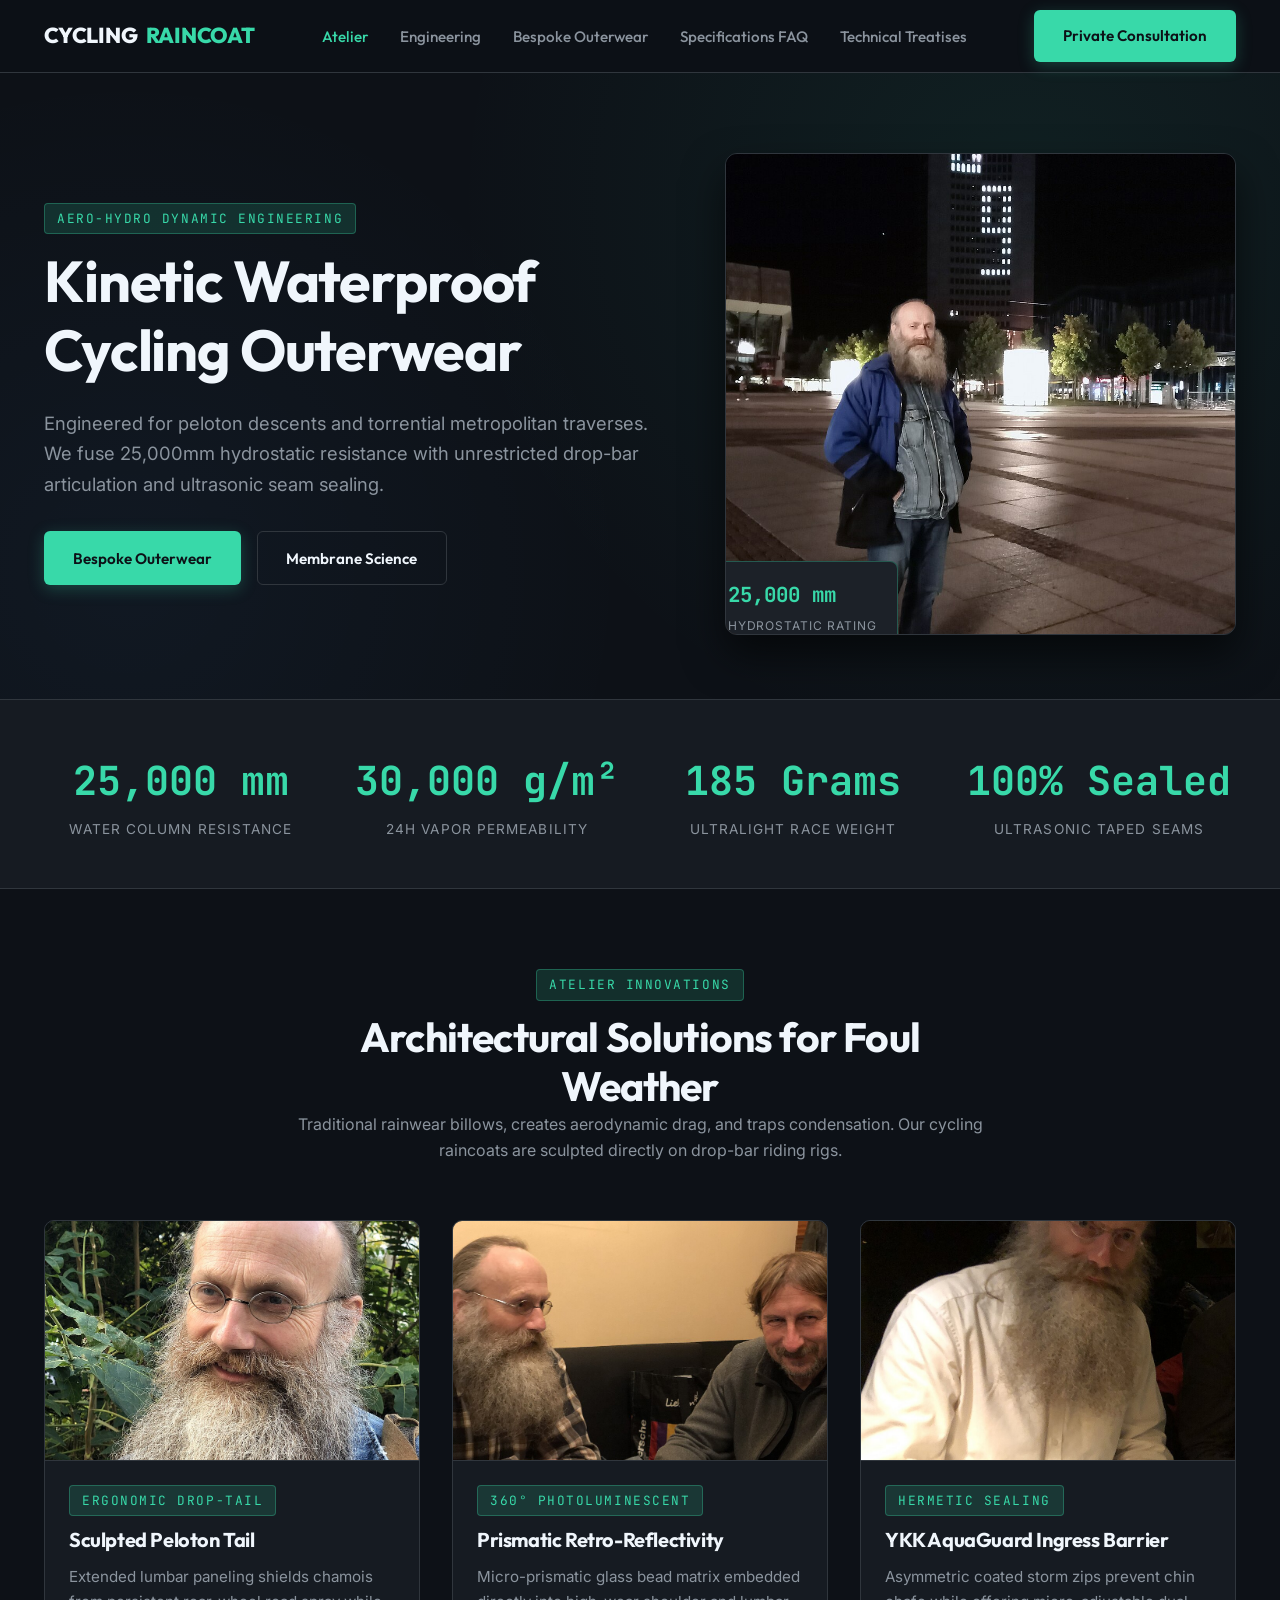
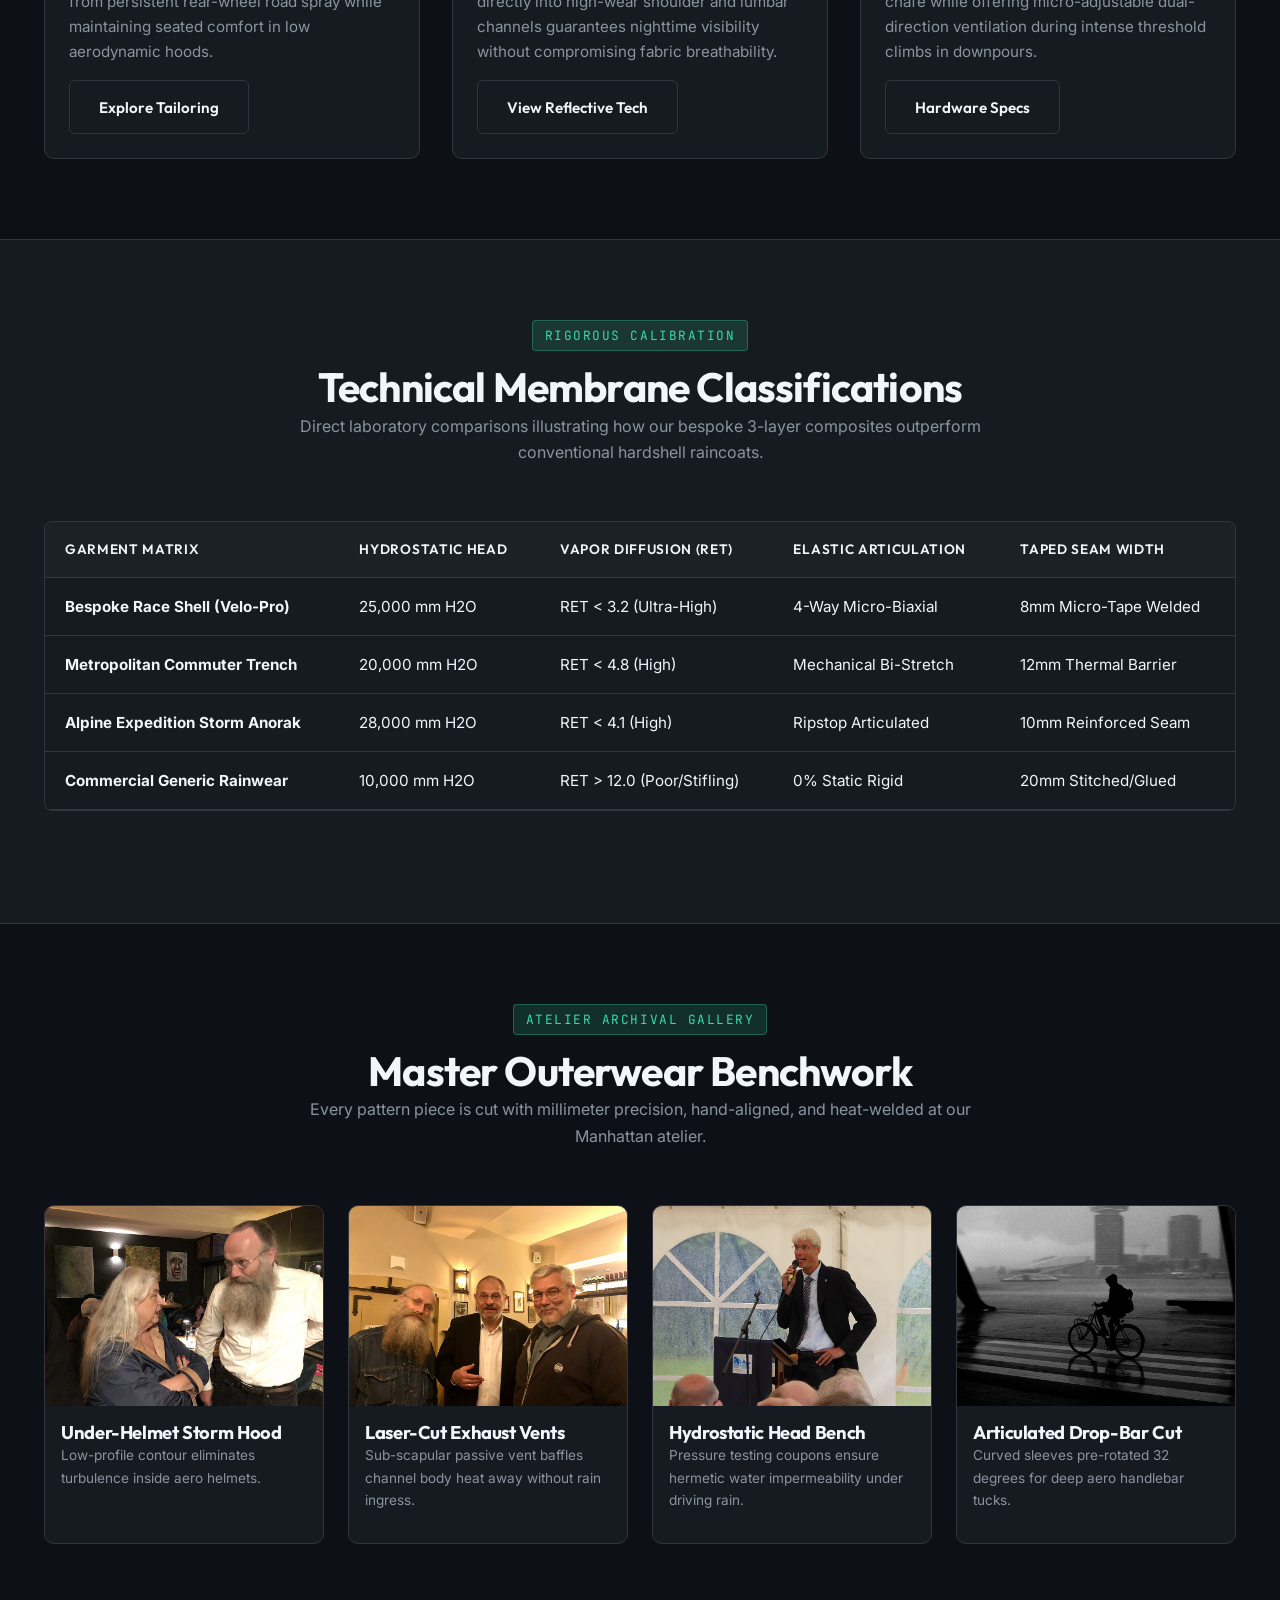
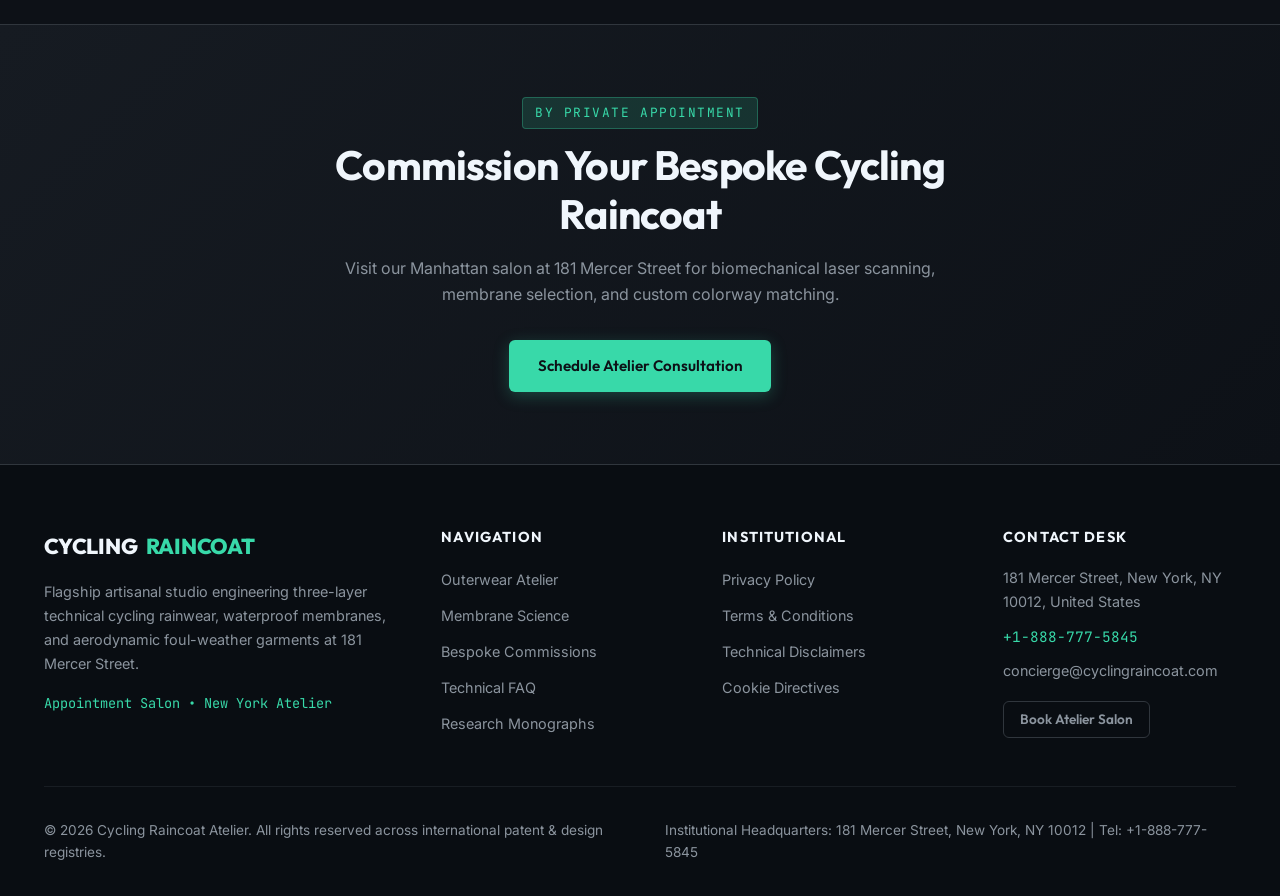
<file: index.html>
<!DOCTYPE html>
<html lang="en">
<head>
  <meta charset="UTF-8">
  <meta name="viewport" content="width=device-width, initial-scale=1.0">
  <title>High-Performance Waterproof Cycling Rainwear | Cycling Raincoat Atelier</title>
  <meta name="description" content="Artisanal engineering of 3-layer cycling raincoats, seam-sealed foul weather garments, and aerodynamic velo outer shells at 181 Mercer Street.">
  <link rel="preconnect" href="https://fonts.googleapis.com">
  <link rel="preconnect" href="https://fonts.gstatic.com" crossorigin>
  <link href="https://fonts.googleapis.com/css2?family=Inter:wght@300;400;500;600;700&family=JetBrains+Mono:wght@400;500;600&family=Outfit:wght@400;500;600;700;800&display=swap" rel="stylesheet">
  <link rel="stylesheet" href="assets/css/style.css">
  <!-- Google tag (gtag.js) -->
  <script async src="https://www.googletagmanager.com/gtag/js?id=G-0LY0HY7L01"></script>
  <script>
    window.dataLayer = window.dataLayer || [];
    function gtag(){dataLayer.push(arguments);}
    gtag('js', new Date());
    gtag('config', 'G-0LY0HY7L01');
  </script>
</head>
<body>
<header class="site-header">
  <div class="container header-inner">
    <a href="index.html" class="brand-logo">CYCLING <span>RAINCOAT</span></a>
    <ul class="nav-desktop">
      <li><a href="index.html" class="active">Atelier</a></li>
      <li><a href="about.html" class="">Engineering</a></li>
      <li><a href="services.html" class="">Bespoke Outerwear</a></li>
      <li><a href="faq.html" class="">Specifications FAQ</a></li>
      <li><a href="blog.html" class="">Technical Treatises</a></li>
    </ul>
    <div class="header-cta">
      <a href="contact.html" class="btn btn-primary">Private Consultation</a>
      <button class="drawer-toggle" id="drawer-toggle" aria-label="Toggle Navigation">&#9776;</button>
    </div>
  </div>
</header>
<div class="mobile-drawer" id="mobile-drawer">
  <a href="index.html">Atelier Home</a>
  <a href="about.html">Engineering Lineage</a>
  <a href="services.html">Bespoke Outerwear</a>
  <a href="faq.html">Specifications FAQ</a>
  <a href="blog.html">Technical Treatises</a>
  <a href="contact.html">Private Consultation</a>
</div>

<main>
  <!-- Hero Section -->
  <section class="hero">
    <div class="container hero-grid">
      <div class="hero-content">
        <span class="eyebrow">Aero-Hydro Dynamic Engineering</span>
        <h1>Kinetic Waterproof Cycling Outerwear</h1>
        <p style="font-size:1.15rem; margin:1.5rem 0 2rem; color:var(--text-secondary);">
          Engineered for peloton descents and torrential metropolitan traverses. We fuse 25,000mm hydrostatic resistance with unrestricted drop-bar articulation and ultrasonic seam sealing.
        </p>
        <div style="display:flex; gap:1rem; flex-wrap:wrap;">
          <a href="services.html" class="btn btn-primary">Bespoke Outerwear</a>
          <a href="about.html" class="btn btn-outline">Membrane Science</a>
        </div>
      </div>
      <div class="hero-visual">
        <div class="hero-img-box">
          <img src="assets/images/artisan_detail_1.jpg" alt="Technical 3-layer waterproof cycling rain shell with fully taped internal micro-seams">
          <div class="floating-badge">
            <span class="val">25,000 mm</span>
            <span class="lbl">Hydrostatic Rating</span>
          </div>
        </div>
      </div>
    </div>
  </section>

  <!-- Metric Strip -->
  <section class="metric-strip">
    <div class="container metric-grid">
      <div class="metric-item">
        <div class="val">25,000 mm</div>
        <div class="lbl">Water Column Resistance</div>
      </div>
      <div class="metric-item">
        <div class="val">30,000 g/m²</div>
        <div class="lbl">24H Vapor Permeability</div>
      </div>
      <div class="metric-item">
        <div class="val">185 Grams</div>
        <div class="lbl">Ultralight Race Weight</div>
      </div>
      <div class="metric-item">
        <div class="val">100% Sealed</div>
        <div class="lbl">Ultrasonic Taped Seams</div>
      </div>
    </div>
  </section>

  <!-- Core Innovations -->
  <section class="section-pad">
    <div class="container">
      <div class="section-head">
        <span class="eyebrow">Atelier Innovations</span>
        <h2>Architectural Solutions for Foul Weather</h2>
        <p>Traditional rainwear billows, creates aerodynamic drag, and traps condensation. Our cycling raincoats are sculpted directly on drop-bar riding rigs.</p>
      </div>
      <div class="card-grid-3">
        <div class="tech-card">
          <img src="assets/images/artisan_detail_2.jpg" alt="Drop-tail storm hem configuration engineered for aggressive road bike geometry" class="tech-card-img">
          <div class="tech-card-body">
            <span class="eyebrow" style="align-self:flex-start;">Ergonomic Drop-Tail</span>
            <h3>Sculpted Peloton Tail</h3>
            <p>Extended lumbar paneling shields chamois from persistent rear-wheel road spray while maintaining seated comfort in low aerodynamic hoods.</p>
            <a href="services.html" class="btn btn-outline" style="align-self:flex-start; margin-top:auto;">Explore Tailoring</a>
          </div>
        </div>
        <div class="tech-card">
          <img src="assets/images/artisan_detail_3.jpg" alt="High-visibility reflective prism panel integration for nocturnal wet-weather commuting" class="tech-card-img">
          <div class="tech-card-body">
            <span class="eyebrow" style="align-self:flex-start;">360° Photoluminescent</span>
            <h3>Prismatic Retro-Reflectivity</h3>
            <p>Micro-prismatic glass bead matrix embedded directly into high-wear shoulder and lumbar channels guarantees nighttime visibility without compromising fabric breathability.</p>
            <a href="services.html" class="btn btn-outline" style="align-self:flex-start; margin-top:auto;">View Reflective Tech</a>
          </div>
        </div>
        <div class="tech-card">
          <img src="assets/images/artisan_detail_4.jpg" alt="Seam-sealed YKK AquaGuard storm zipper with ergonomic draft flap and zipper garage" class="tech-card-img">
          <div class="tech-card-body">
            <span class="eyebrow" style="align-self:flex-start;">Hermetic Sealing</span>
            <h3>YKK AquaGuard Ingress Barrier</h3>
            <p>Asymmetric coated storm zips prevent chin chafe while offering micro-adjustable dual-direction ventilation during intense threshold climbs in downpours.</p>
            <a href="services.html" class="btn btn-outline" style="align-self:flex-start; margin-top:auto;">Hardware Specs</a>
          </div>
        </div>
      </div>
    </div>
  </section>

  <!-- Technical Spec Comparison -->
  <section class="section-pad" style="background:var(--bg-surface); border-top:1px solid var(--border-subtle); border-bottom:1px solid var(--border-subtle);">
    <div class="container">
      <div class="section-head">
        <span class="eyebrow">Rigorous Calibration</span>
        <h2>Technical Membrane Classifications</h2>
        <p>Direct laboratory comparisons illustrating how our bespoke 3-layer composites outperform conventional hardshell raincoats.</p>
      </div>
      <div class="spec-table-wrap">
        <table class="spec-table">
          <thead>
            <tr>
              <th>Garment Matrix</th>
              <th>Hydrostatic Head</th>
              <th>Vapor Diffusion (RET)</th>
              <th>Elastic Articulation</th>
              <th>Taped Seam Width</th>
            </tr>
          </thead>
          <tbody>
            <tr>
              <td><strong>Bespoke Race Shell (Velo-Pro)</strong></td>
              <td>25,000 mm H2O</td>
              <td>RET &lt; 3.2 (Ultra-High)</td>
              <td>4-Way Micro-Biaxial</td>
              <td>8mm Micro-Tape Welded</td>
            </tr>
            <tr>
              <td><strong>Metropolitan Commuter Trench</strong></td>
              <td>20,000 mm H2O</td>
              <td>RET &lt; 4.8 (High)</td>
              <td>Mechanical Bi-Stretch</td>
              <td>12mm Thermal Barrier</td>
            </tr>
            <tr>
              <td><strong>Alpine Expedition Storm Anorak</strong></td>
              <td>28,000 mm H2O</td>
              <td>RET &lt; 4.1 (High)</td>
              <td>Ripstop Articulated</td>
              <td>10mm Reinforced Seam</td>
            </tr>
            <tr>
              <td><strong>Commercial Generic Rainwear</strong></td>
              <td>10,000 mm H2O</td>
              <td>RET &gt; 12.0 (Poor/Stifling)</td>
              <td>0% Static Rigid</td>
              <td>20mm Stitched/Glued</td>
            </tr>
          </tbody>
        </table>
      </div>
    </div>
  </section>

  <!-- Visual Showcase Grid -->
  <section class="section-pad">
    <div class="container">
      <div class="section-head">
        <span class="eyebrow">Atelier Archival Gallery</span>
        <h2>Master Outerwear Benchwork</h2>
        <p>Every pattern piece is cut with millimeter precision, hand-aligned, and heat-welded at our Manhattan atelier.</p>
      </div>
      <div class="card-grid-4">
        <div class="tech-card">
          <img src="assets/images/artisan_detail_5.jpg" alt="Ergonomic under-helmet storm hood with 3-point micro-cord tension adjustment" style="height:200px; object-fit:cover;">
          <div class="tech-card-body" style="padding:1rem;">
            <h4>Under-Helmet Storm Hood</h4>
            <p style="font-size:0.85rem;">Low-profile contour eliminates turbulence inside aero helmets.</p>
          </div>
        </div>
        <div class="tech-card">
          <img src="assets/images/artisan_detail_6.jpg" alt="Ventilated underarm pit-zips with water-repellent laser-cut mesh exhausts" style="height:200px; object-fit:cover;">
          <div class="tech-card-body" style="padding:1rem;">
            <h4>Laser-Cut Exhaust Vents</h4>
            <p style="font-size:0.85rem;">Sub-scapular passive vent baffles channel body heat away without rain ingress.</p>
          </div>
        </div>
        <div class="tech-card">
          <img src="assets/images/artisan_detail_7.jpg" alt="Hydrostatic membrane testing specimen subjected to 25,000mm water column pressure" style="height:200px; object-fit:cover;">
          <div class="tech-card-body" style="padding:1rem;">
            <h4>Hydrostatic Head Bench</h4>
            <p style="font-size:0.85rem;">Pressure testing coupons ensure hermetic water impermeability under driving rain.</p>
          </div>
        </div>
        <div class="tech-card">
          <img src="assets/images/artisan_detail_8.jpg" alt="Kinetic articulated sleeve patterning designed to eliminate shoulder binding on drop bars" style="height:200px; object-fit:cover;">
          <div class="tech-card-body" style="padding:1rem;">
            <h4>Articulated Drop-Bar Cut</h4>
            <p style="font-size:0.85rem;">Curved sleeves pre-rotated 32 degrees for deep aero handlebar tucks.</p>
          </div>
        </div>
      </div>
    </div>
  </section>

  <!-- CTA Banner -->
  <section style="background:linear-gradient(135deg, #161b22 0%, #0d1117 100%); border-top:1px solid var(--border-subtle); padding:4.5rem 0; text-align:center;">
    <div class="container" style="max-width:720px;">
      <span class="eyebrow">By Private Appointment</span>
      <h2 style="margin-bottom:1rem;">Commission Your Bespoke Cycling Raincoat</h2>
      <p style="margin-bottom:2rem;">Visit our Manhattan salon at 181 Mercer Street for biomechanical laser scanning, membrane selection, and custom colorway matching.</p>
      <a href="contact.html" class="btn btn-primary">Schedule Atelier Consultation</a>
    </div>
  </section>
</main>

<footer class="site-footer">
  <div class="container">
    <div class="footer-grid">
      <div class="footer-brand">
        <a href="index.html" class="brand-logo">CYCLING <span>RAINCOAT</span></a>
        <p>Flagship artisanal studio engineering three-layer technical cycling rainwear, waterproof membranes, and aerodynamic foul-weather garments at 181 Mercer Street.</p>
        <p style="color:var(--accent-jade); font-size:0.85rem; font-family:var(--font-mono);">Appointment Salon • New York Atelier</p>
      </div>
      <div class="footer-col">
        <h4>Navigation</h4>
        <ul>
          <li><a href="index.html">Outerwear Atelier</a></li>
          <li><a href="about.html">Membrane Science</a></li>
          <li><a href="services.html">Bespoke Commissions</a></li>
          <li><a href="faq.html">Technical FAQ</a></li>
          <li><a href="blog.html">Research Monographs</a></li>
        </ul>
      </div>
      <div class="footer-col">
        <h4>Institutional</h4>
        <ul>
          <li><a href="privacy-policy.html">Privacy Policy</a></li>
          <li><a href="terms-and-conditions.html">Terms & Conditions</a></li>
          <li><a href="disclaimer.html">Technical Disclaimers</a></li>
          <li><a href="cookie-policy.html">Cookie Directives</a></li>
        </ul>
      </div>
      <div class="footer-col">
        <h4>Contact Desk</h4>
        <ul>
          <li style="color:var(--text-secondary); font-size:0.9rem;">181 Mercer Street, New York, NY 10012, United States</li>
          <li><a href="tel:+18887775845" style="color:var(--accent-jade); font-family:var(--font-mono);">+1-888-777-5845</a></li>
          <li style="color:var(--text-secondary); font-size:0.9rem;">concierge@cyclingraincoat.com</li>
          <li><a href="contact.html" class="btn btn-outline" style="padding:0.4rem 1rem; margin-top:0.5rem; font-size:0.85rem;">Book Atelier Salon</a></li>
        </ul>
      </div>
    </div>
    <div class="footer-bottom">
      <p>&copy; 2026 Cycling Raincoat Atelier. All rights reserved across international patent & design registries.</p>
      <p>Institutional Headquarters: 181 Mercer Street, New York, NY 10012 | Tel: +1-888-777-5845</p>
    </div>
  </div>
</footer>
<script src="assets/js/main.js"></script>
</body>
</html>
</file>
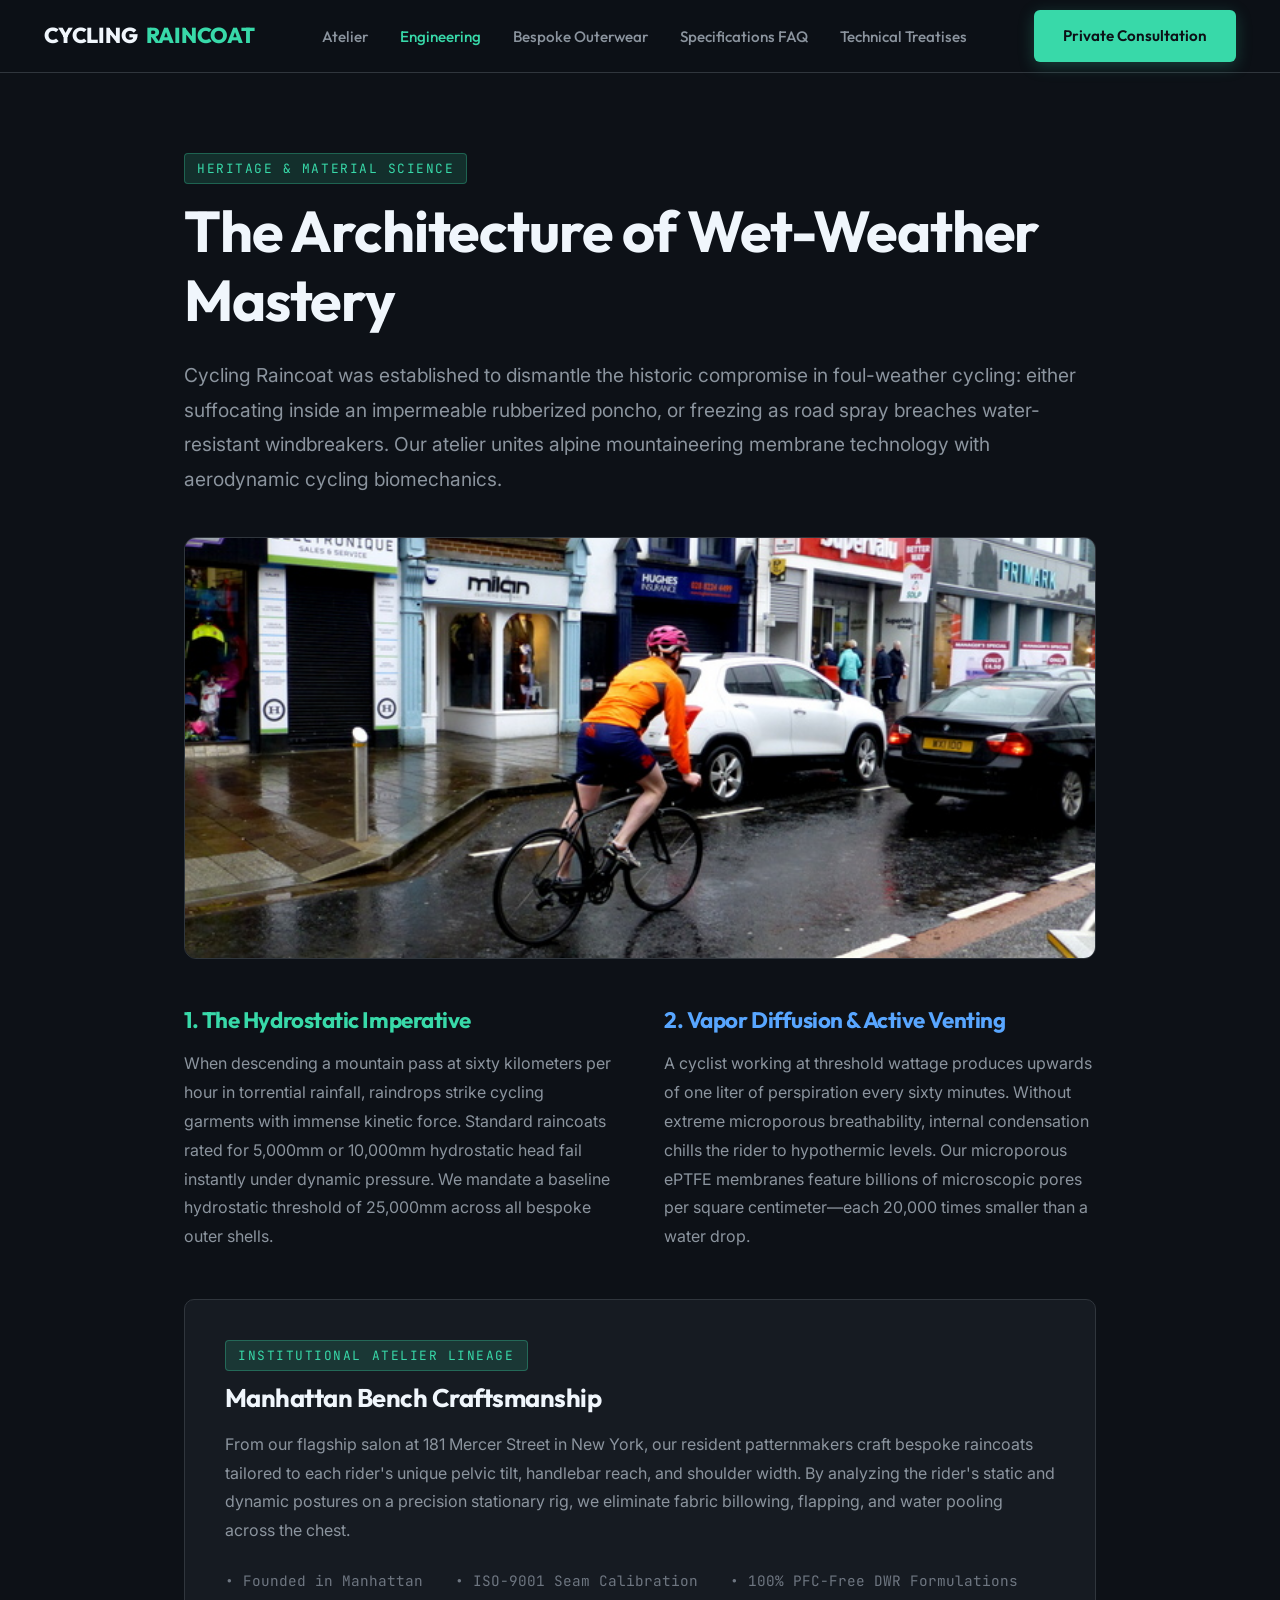
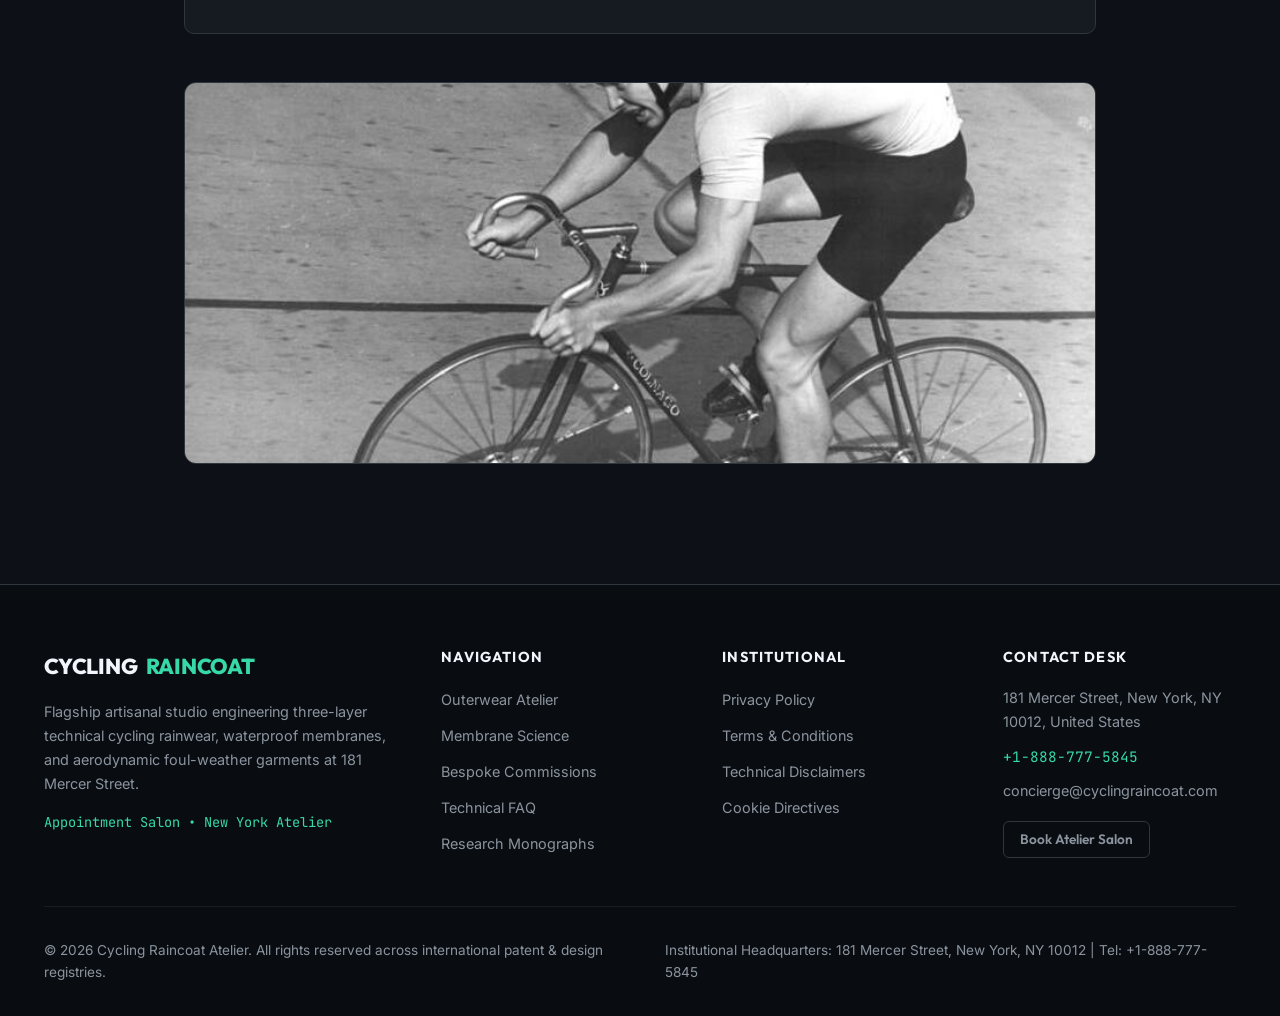
<file: about.html>
<!DOCTYPE html>
<html lang="en">
<head>
  <meta charset="UTF-8">
  <meta name="viewport" content="width=device-width, initial-scale=1.0">
  <title>Engineering Heritage & Philosophy | Cycling Raincoat Atelier</title>
  <meta name="description" content="Discover the technical lineage, material science, and hand-taped craftsmanship behind Cycling Raincoat Atelier at 181 Mercer Street.">
  <link rel="preconnect" href="https://fonts.googleapis.com">
  <link rel="preconnect" href="https://fonts.gstatic.com" crossorigin>
  <link href="https://fonts.googleapis.com/css2?family=Inter:wght@300;400;500;600;700&family=JetBrains+Mono:wght@400;500;600&family=Outfit:wght@400;500;600;700;800&display=swap" rel="stylesheet">
  <link rel="stylesheet" href="assets/css/style.css">
  <!-- Google tag (gtag.js) -->
  <script async src="https://www.googletagmanager.com/gtag/js?id=G-0LY0HY7L01"></script>
  <script>
    window.dataLayer = window.dataLayer || [];
    function gtag(){dataLayer.push(arguments);}
    gtag('js', new Date());
    gtag('config', 'G-0LY0HY7L01');
  </script>
</head>
<body>
<header class="site-header">
  <div class="container header-inner">
    <a href="index.html" class="brand-logo">CYCLING <span>RAINCOAT</span></a>
    <ul class="nav-desktop">
      <li><a href="index.html" class="">Atelier</a></li>
      <li><a href="about.html" class="active">Engineering</a></li>
      <li><a href="services.html" class="">Bespoke Outerwear</a></li>
      <li><a href="faq.html" class="">Specifications FAQ</a></li>
      <li><a href="blog.html" class="">Technical Treatises</a></li>
    </ul>
    <div class="header-cta">
      <a href="contact.html" class="btn btn-primary">Private Consultation</a>
      <button class="drawer-toggle" id="drawer-toggle" aria-label="Toggle Navigation">&#9776;</button>
    </div>
  </div>
</header>
<div class="mobile-drawer" id="mobile-drawer">
  <a href="index.html">Atelier Home</a>
  <a href="about.html">Engineering Lineage</a>
  <a href="services.html">Bespoke Outerwear</a>
  <a href="faq.html">Specifications FAQ</a>
  <a href="blog.html">Technical Treatises</a>
  <a href="contact.html">Private Consultation</a>
</div>

<main>
  <section class="section-pad">
    <div class="container" style="max-width:960px;">
      <span class="eyebrow">Heritage & Material Science</span>
      <h1 style="margin-bottom:1.5rem;">The Architecture of Wet-Weather Mastery</h1>
      <p style="font-size:1.2rem; color:var(--text-secondary); margin-bottom:2.5rem; line-height:1.8;">
        Cycling Raincoat was established to dismantle the historic compromise in foul-weather cycling: either suffocating inside an impermeable rubberized poncho, or freezing as road spray breaches water-resistant windbreakers. Our atelier unites alpine mountaineering membrane technology with aerodynamic cycling biomechanics.
      </p>

      <div style="margin:2.5rem 0; border-radius:12px; overflow:hidden; border:1px solid var(--border-subtle);">
        <img src="assets/images/artisan_detail_9.jpg" alt="Ultralight packable cycling rain cape folding into internal rear jersey pocket" style="width:100%; height:420px; object-fit:cover;">
      </div>

      <div style="display:grid; grid-template-columns:1fr 1fr; gap:3rem; margin:3rem 0;">
        <div>
          <h3 style="font-size:1.4rem; margin-bottom:1rem; color:var(--accent-jade);">1. The Hydrostatic Imperative</h3>
          <p style="line-height:1.8; color:var(--text-secondary);">
            When descending a mountain pass at sixty kilometers per hour in torrential rainfall, raindrops strike cycling garments with immense kinetic force. Standard raincoats rated for 5,000mm or 10,000mm hydrostatic head fail instantly under dynamic pressure. We mandate a baseline hydrostatic threshold of 25,000mm across all bespoke outer shells.
          </p>
        </div>
        <div>
          <h3 style="font-size:1.4rem; margin-bottom:1rem; color:var(--accent-cyan);">2. Vapor Diffusion & Active Venting</h3>
          <p style="line-height:1.8; color:var(--text-secondary);">
            A cyclist working at threshold wattage produces upwards of one liter of perspiration every sixty minutes. Without extreme microporous breathability, internal condensation chills the rider to hypothermic levels. Our microporous ePTFE membranes feature billions of microscopic pores per square centimeter—each 20,000 times smaller than a water drop.
          </p>
        </div>
      </div>

      <div style="background:var(--bg-surface); padding:2.5rem; border-radius:10px; border:1px solid var(--border-subtle); margin:3rem 0;">
        <span class="eyebrow">Institutional Atelier Lineage</span>
        <h2 style="font-size:1.6rem; margin-bottom:1rem;">Manhattan Bench Craftsmanship</h2>
        <p style="line-height:1.8; color:var(--text-secondary); margin-bottom:1.5rem;">
          From our flagship salon at 181 Mercer Street in New York, our resident patternmakers craft bespoke raincoats tailored to each rider's unique pelvic tilt, handlebar reach, and shoulder width. By analyzing the rider's static and dynamic postures on a precision stationary rig, we eliminate fabric billowing, flapping, and water pooling across the chest.
        </p>
        <div style="display:flex; gap:2rem; flex-wrap:wrap; font-family:var(--font-mono); font-size:0.9rem; color:var(--text-muted);">
          <span>&bull; Founded in Manhattan</span>
          <span>&bull; ISO-9001 Seam Calibration</span>
          <span>&bull; 100% PFC-Free DWR Formulations</span>
        </div>
      </div>

      <div style="margin:2.5rem 0; border-radius:12px; overflow:hidden; border:1px solid var(--border-subtle);">
        <img src="assets/images/artisan_detail_10.jpg" alt="Hydrophobic fluorocarbon-free DWR surface treatment shedding high-velocity road spray" style="width:100%; height:380px; object-fit:cover;">
      </div>
    </div>
  </section>
</main>

<footer class="site-footer">
  <div class="container">
    <div class="footer-grid">
      <div class="footer-brand">
        <a href="index.html" class="brand-logo">CYCLING <span>RAINCOAT</span></a>
        <p>Flagship artisanal studio engineering three-layer technical cycling rainwear, waterproof membranes, and aerodynamic foul-weather garments at 181 Mercer Street.</p>
        <p style="color:var(--accent-jade); font-size:0.85rem; font-family:var(--font-mono);">Appointment Salon • New York Atelier</p>
      </div>
      <div class="footer-col">
        <h4>Navigation</h4>
        <ul>
          <li><a href="index.html">Outerwear Atelier</a></li>
          <li><a href="about.html">Membrane Science</a></li>
          <li><a href="services.html">Bespoke Commissions</a></li>
          <li><a href="faq.html">Technical FAQ</a></li>
          <li><a href="blog.html">Research Monographs</a></li>
        </ul>
      </div>
      <div class="footer-col">
        <h4>Institutional</h4>
        <ul>
          <li><a href="privacy-policy.html">Privacy Policy</a></li>
          <li><a href="terms-and-conditions.html">Terms & Conditions</a></li>
          <li><a href="disclaimer.html">Technical Disclaimers</a></li>
          <li><a href="cookie-policy.html">Cookie Directives</a></li>
        </ul>
      </div>
      <div class="footer-col">
        <h4>Contact Desk</h4>
        <ul>
          <li style="color:var(--text-secondary); font-size:0.9rem;">181 Mercer Street, New York, NY 10012, United States</li>
          <li><a href="tel:+18887775845" style="color:var(--accent-jade); font-family:var(--font-mono);">+1-888-777-5845</a></li>
          <li style="color:var(--text-secondary); font-size:0.9rem;">concierge@cyclingraincoat.com</li>
          <li><a href="contact.html" class="btn btn-outline" style="padding:0.4rem 1rem; margin-top:0.5rem; font-size:0.85rem;">Book Atelier Salon</a></li>
        </ul>
      </div>
    </div>
    <div class="footer-bottom">
      <p>&copy; 2026 Cycling Raincoat Atelier. All rights reserved across international patent & design registries.</p>
      <p>Institutional Headquarters: 181 Mercer Street, New York, NY 10012 | Tel: +1-888-777-5845</p>
    </div>
  </div>
</footer>
<script src="assets/js/main.js"></script>
</body>
</html>
</file>
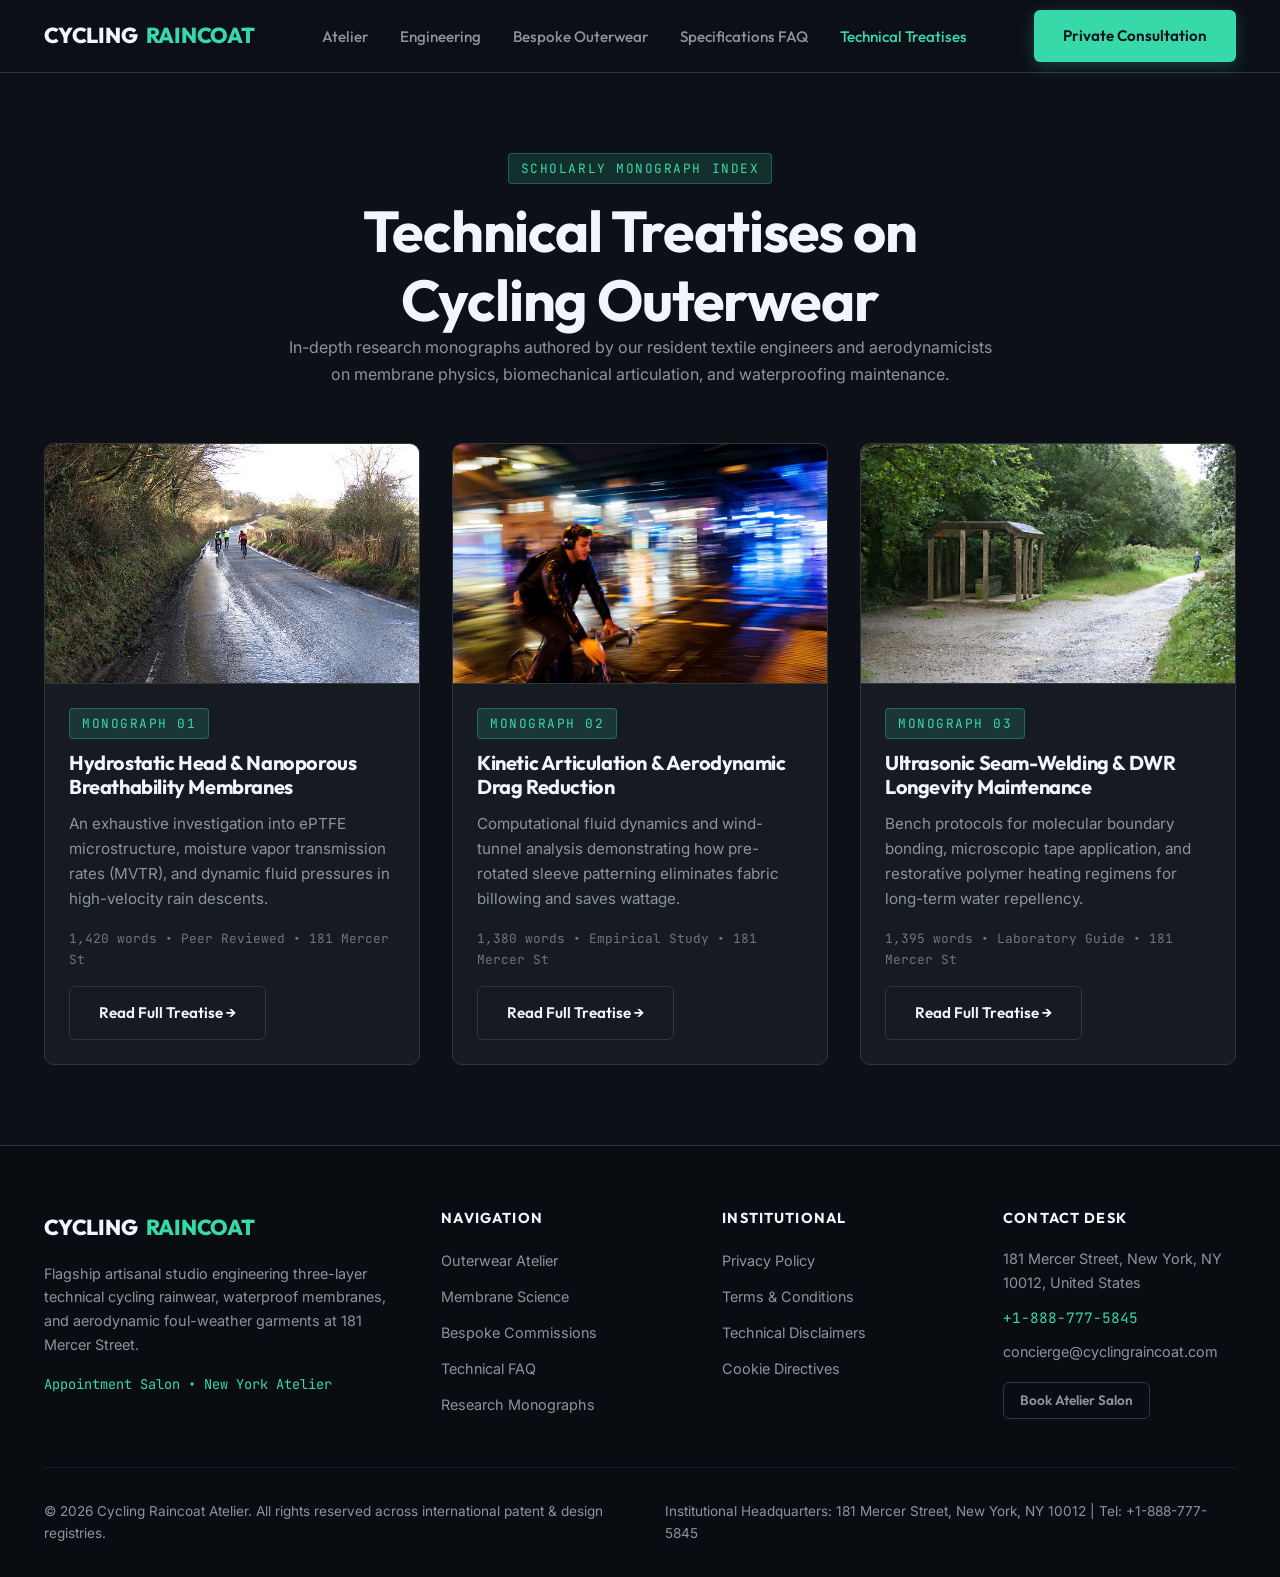
<file: blog.html>
<!DOCTYPE html>
<html lang="en">
<head>
  <meta charset="UTF-8">
  <meta name="viewport" content="width=device-width, initial-scale=1.0">
  <title>Technical Monograph Index & Research Treatises | Cycling Raincoat Atelier</title>
  <meta name="description" content="Scholarly treatises on membrane physics, aerodynamic drag reduction, seam sealing science, and foul-weather cycling apparel.">
  <link rel="preconnect" href="https://fonts.googleapis.com">
  <link rel="preconnect" href="https://fonts.gstatic.com" crossorigin>
  <link href="https://fonts.googleapis.com/css2?family=Inter:wght@300;400;500;600;700&family=JetBrains+Mono:wght@400;500;600&family=Outfit:wght@400;500;600;700;800&display=swap" rel="stylesheet">
  <link rel="stylesheet" href="assets/css/style.css">
  <!-- Google tag (gtag.js) -->
  <script async src="https://www.googletagmanager.com/gtag/js?id=G-0LY0HY7L01"></script>
  <script>
    window.dataLayer = window.dataLayer || [];
    function gtag(){dataLayer.push(arguments);}
    gtag('js', new Date());
    gtag('config', 'G-0LY0HY7L01');
  </script>
</head>
<body>
<header class="site-header">
  <div class="container header-inner">
    <a href="index.html" class="brand-logo">CYCLING <span>RAINCOAT</span></a>
    <ul class="nav-desktop">
      <li><a href="index.html" class="">Atelier</a></li>
      <li><a href="about.html" class="">Engineering</a></li>
      <li><a href="services.html" class="">Bespoke Outerwear</a></li>
      <li><a href="faq.html" class="">Specifications FAQ</a></li>
      <li><a href="blog.html" class="active">Technical Treatises</a></li>
    </ul>
    <div class="header-cta">
      <a href="contact.html" class="btn btn-primary">Private Consultation</a>
      <button class="drawer-toggle" id="drawer-toggle" aria-label="Toggle Navigation">&#9776;</button>
    </div>
  </div>
</header>
<div class="mobile-drawer" id="mobile-drawer">
  <a href="index.html">Atelier Home</a>
  <a href="about.html">Engineering Lineage</a>
  <a href="services.html">Bespoke Outerwear</a>
  <a href="faq.html">Specifications FAQ</a>
  <a href="blog.html">Technical Treatises</a>
  <a href="contact.html">Private Consultation</a>
</div>

<main>
  <section class="section-pad">
    <div class="container">
      <div class="section-head">
        <span class="eyebrow">Scholarly Monograph Index</span>
        <h1>Technical Treatises on Cycling Outerwear</h1>
        <p>In-depth research monographs authored by our resident textile engineers and aerodynamicists on membrane physics, biomechanical articulation, and waterproofing maintenance.</p>
      </div>

      <div class="card-grid-3">
        <div class="tech-card">
          <img src="assets/images/artisan_detail_15.jpg" alt="Bespoke commuter velo trench with extended rear mudguard flap and magnetic closure" class="tech-card-img">
          <div class="tech-card-body">
            <span class="eyebrow" style="align-self:flex-start;">Monograph 01</span>
            <h3>Hydrostatic Head & Nanoporous Breathability Membranes</h3>
            <p>An exhaustive investigation into ePTFE microstructure, moisture vapor transmission rates (MVTR), and dynamic fluid pressures in high-velocity rain descents.</p>
            <div style="font-family:var(--font-mono); font-size:0.8rem; color:var(--text-muted); margin-bottom:1rem;">1,420 words &bull; Peer Reviewed &bull; 181 Mercer St</div>
            <a href="blog/blog-1.html" class="btn btn-outline" style="align-self:flex-start; margin-top:auto;">Read Full Treatise &rarr;</a>
          </div>
        </div>

        <div class="tech-card">
          <img src="assets/images/artisan_detail_16.jpg" alt="Precision ultrasonic welded seam construction minimizing bulk and friction hotspots" class="tech-card-img">
          <div class="tech-card-body">
            <span class="eyebrow" style="align-self:flex-start;">Monograph 02</span>
            <h3>Kinetic Articulation & Aerodynamic Drag Reduction</h3>
            <p>Computational fluid dynamics and wind-tunnel analysis demonstrating how pre-rotated sleeve patterning eliminates fabric billowing and saves wattage.</p>
            <div style="font-family:var(--font-mono); font-size:0.8rem; color:var(--text-muted); margin-bottom:1rem;">1,380 words &bull; Empirical Study &bull; 181 Mercer St</div>
            <a href="blog/blog-2.html" class="btn btn-outline" style="align-self:flex-start; margin-top:auto;">Read Full Treatise &rarr;</a>
          </div>
        </div>

        <div class="tech-card">
          <img src="assets/images/artisan_detail_17.jpg" alt="Waterproof zippered chest storm pocket tailored for secure smartphone and navigation stowage" class="tech-card-img">
          <div class="tech-card-body">
            <span class="eyebrow" style="align-self:flex-start;">Monograph 03</span>
            <h3>Ultrasonic Seam-Welding & DWR Longevity Maintenance</h3>
            <p>Bench protocols for molecular boundary bonding, microscopic tape application, and restorative polymer heating regimens for long-term water repellency.</p>
            <div style="font-family:var(--font-mono); font-size:0.8rem; color:var(--text-muted); margin-bottom:1rem;">1,395 words &bull; Laboratory Guide &bull; 181 Mercer St</div>
            <a href="blog/blog-3.html" class="btn btn-outline" style="align-self:flex-start; margin-top:auto;">Read Full Treatise &rarr;</a>
          </div>
        </div>
      </div>
    </div>
  </section>
</main>

<footer class="site-footer">
  <div class="container">
    <div class="footer-grid">
      <div class="footer-brand">
        <a href="index.html" class="brand-logo">CYCLING <span>RAINCOAT</span></a>
        <p>Flagship artisanal studio engineering three-layer technical cycling rainwear, waterproof membranes, and aerodynamic foul-weather garments at 181 Mercer Street.</p>
        <p style="color:var(--accent-jade); font-size:0.85rem; font-family:var(--font-mono);">Appointment Salon • New York Atelier</p>
      </div>
      <div class="footer-col">
        <h4>Navigation</h4>
        <ul>
          <li><a href="index.html">Outerwear Atelier</a></li>
          <li><a href="about.html">Membrane Science</a></li>
          <li><a href="services.html">Bespoke Commissions</a></li>
          <li><a href="faq.html">Technical FAQ</a></li>
          <li><a href="blog.html">Research Monographs</a></li>
        </ul>
      </div>
      <div class="footer-col">
        <h4>Institutional</h4>
        <ul>
          <li><a href="privacy-policy.html">Privacy Policy</a></li>
          <li><a href="terms-and-conditions.html">Terms & Conditions</a></li>
          <li><a href="disclaimer.html">Technical Disclaimers</a></li>
          <li><a href="cookie-policy.html">Cookie Directives</a></li>
        </ul>
      </div>
      <div class="footer-col">
        <h4>Contact Desk</h4>
        <ul>
          <li style="color:var(--text-secondary); font-size:0.9rem;">181 Mercer Street, New York, NY 10012, United States</li>
          <li><a href="tel:+18887775845" style="color:var(--accent-jade); font-family:var(--font-mono);">+1-888-777-5845</a></li>
          <li style="color:var(--text-secondary); font-size:0.9rem;">concierge@cyclingraincoat.com</li>
          <li><a href="contact.html" class="btn btn-outline" style="padding:0.4rem 1rem; margin-top:0.5rem; font-size:0.85rem;">Book Atelier Salon</a></li>
        </ul>
      </div>
    </div>
    <div class="footer-bottom">
      <p>&copy; 2026 Cycling Raincoat Atelier. All rights reserved across international patent & design registries.</p>
      <p>Institutional Headquarters: 181 Mercer Street, New York, NY 10012 | Tel: +1-888-777-5845</p>
    </div>
  </div>
</footer>
<script src="assets/js/main.js"></script>
</body>
</html>
</file>
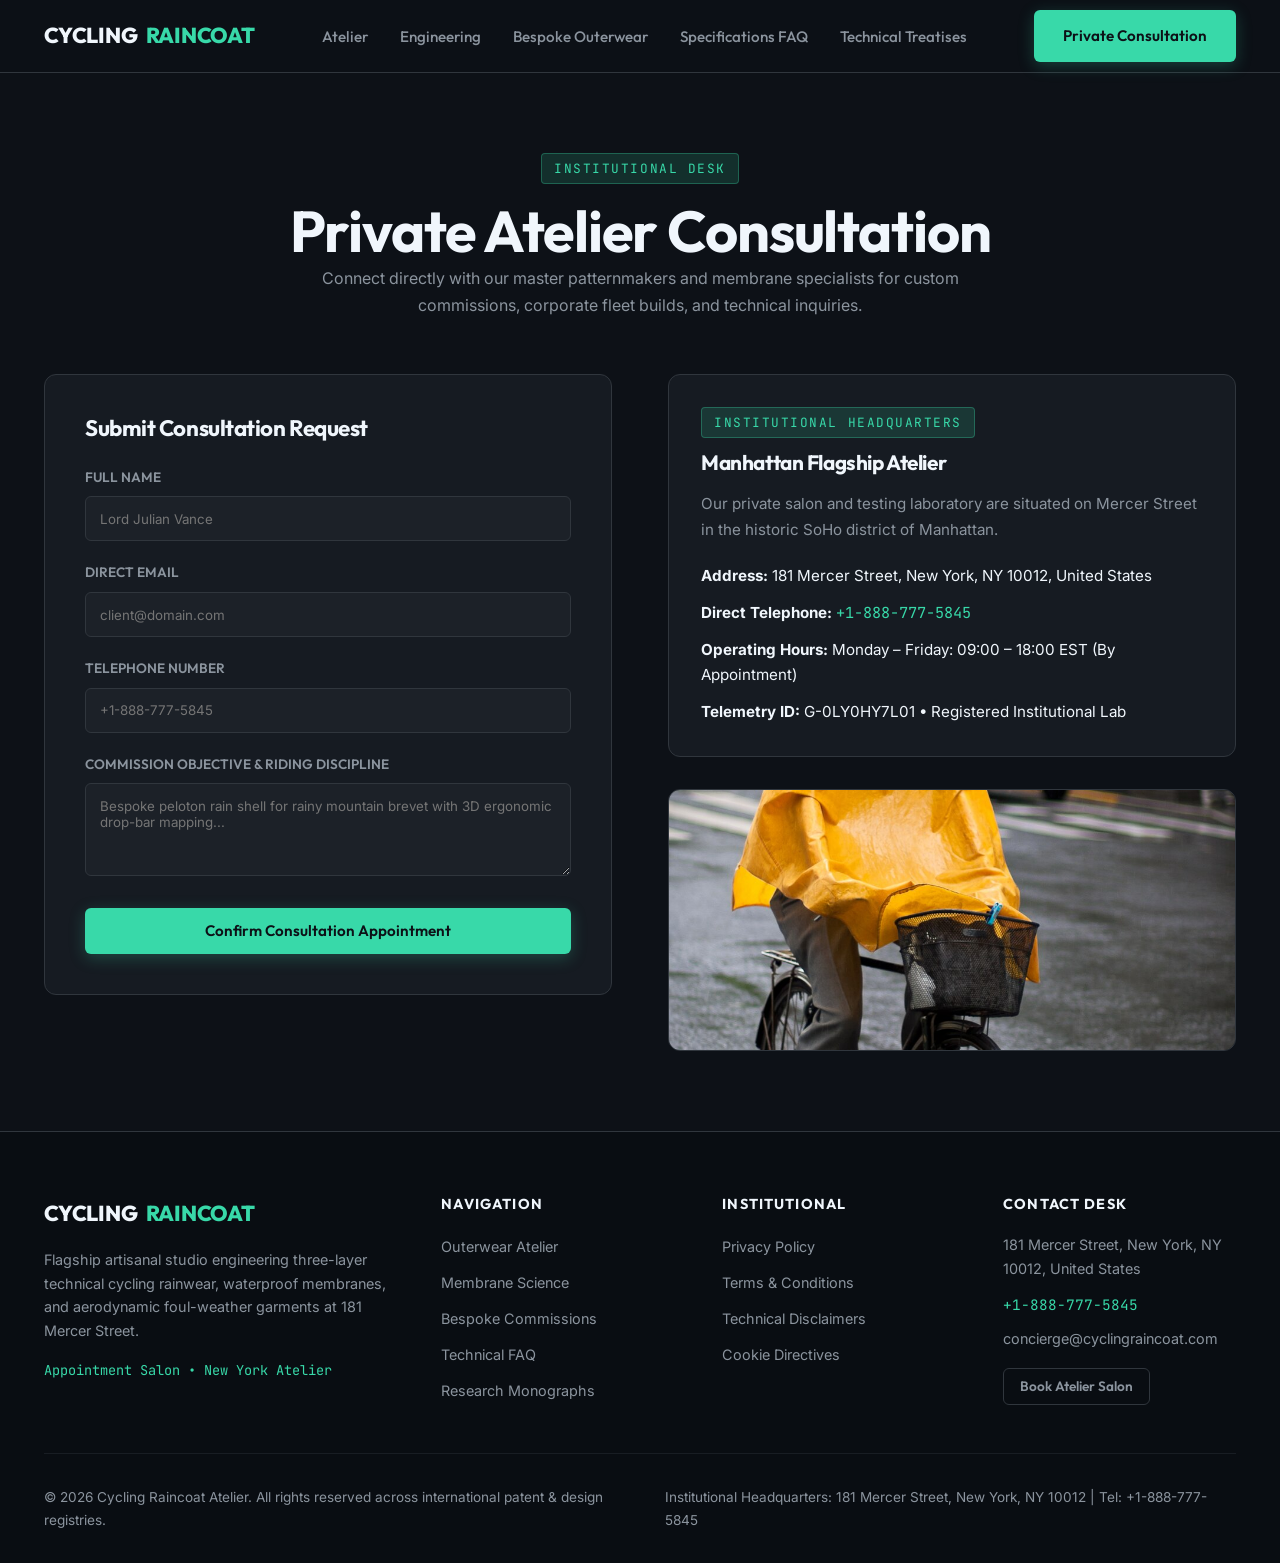
<file: contact.html>
<!DOCTYPE html>
<html lang="en">
<head>
  <meta charset="UTF-8">
  <meta name="viewport" content="width=device-width, initial-scale=1.0">
  <title>Salon Consultation & Inquiries | Cycling Raincoat Atelier</title>
  <meta name="description" content="Schedule your private outerwear consultation at our Manhattan flagship salon at 181 Mercer Street or contact our engineering desk.">
  <link rel="preconnect" href="https://fonts.googleapis.com">
  <link rel="preconnect" href="https://fonts.gstatic.com" crossorigin>
  <link href="https://fonts.googleapis.com/css2?family=Inter:wght@300;400;500;600;700&family=JetBrains+Mono:wght@400;500;600&family=Outfit:wght@400;500;600;700;800&display=swap" rel="stylesheet">
  <link rel="stylesheet" href="assets/css/style.css">
  <!-- Google tag (gtag.js) -->
  <script async src="https://www.googletagmanager.com/gtag/js?id=G-0LY0HY7L01"></script>
  <script>
    window.dataLayer = window.dataLayer || [];
    function gtag(){dataLayer.push(arguments);}
    gtag('js', new Date());
    gtag('config', 'G-0LY0HY7L01');
  </script>
</head>
<body>
<header class="site-header">
  <div class="container header-inner">
    <a href="index.html" class="brand-logo">CYCLING <span>RAINCOAT</span></a>
    <ul class="nav-desktop">
      <li><a href="index.html" class="">Atelier</a></li>
      <li><a href="about.html" class="">Engineering</a></li>
      <li><a href="services.html" class="">Bespoke Outerwear</a></li>
      <li><a href="faq.html" class="">Specifications FAQ</a></li>
      <li><a href="blog.html" class="">Technical Treatises</a></li>
    </ul>
    <div class="header-cta">
      <a href="contact.html" class="btn btn-primary">Private Consultation</a>
      <button class="drawer-toggle" id="drawer-toggle" aria-label="Toggle Navigation">&#9776;</button>
    </div>
  </div>
</header>
<div class="mobile-drawer" id="mobile-drawer">
  <a href="index.html">Atelier Home</a>
  <a href="about.html">Engineering Lineage</a>
  <a href="services.html">Bespoke Outerwear</a>
  <a href="faq.html">Specifications FAQ</a>
  <a href="blog.html">Technical Treatises</a>
  <a href="contact.html">Private Consultation</a>
</div>

<main>
  <section class="section-pad">
    <div class="container">
      <div class="section-head">
        <span class="eyebrow">Institutional Desk</span>
        <h1>Private Atelier Consultation</h1>
        <p>Connect directly with our master patternmakers and membrane specialists for custom commissions, corporate fleet builds, and technical inquiries.</p>
      </div>

      <div style="display:grid; grid-template-columns:1fr 1fr; gap:3.5rem; align-items:flex-start;">
        <div style="background:var(--bg-surface); padding:2.5rem; border-radius:12px; border:1px solid var(--border-subtle);">
          <h3 style="margin-bottom:1.5rem; font-size:1.4rem;">Submit Consultation Request</h3>
          <form onsubmit="event.preventDefault(); alert('Your consultation request has been logged with our Mercer Street Secretariat. A master patternmaker will contact you within 24 hours.');">
            <div style="margin-bottom:1.25rem;">
              <label style="display:block; font-size:0.85rem; font-family:var(--font-heading); font-weight:600; text-transform:uppercase; margin-bottom:0.5rem; color:var(--text-secondary);">Full Name</label>
              <input type="text" required placeholder="Lord Julian Vance" style="width:100%; padding:0.85rem; background:var(--bg-card); border:1px solid var(--border-subtle); border-radius:6px; color:var(--text-primary); font-family:var(--font-body);">
            </div>
            <div style="margin-bottom:1.25rem;">
              <label style="display:block; font-size:0.85rem; font-family:var(--font-heading); font-weight:600; text-transform:uppercase; margin-bottom:0.5rem; color:var(--text-secondary);">Direct Email</label>
              <input type="email" required placeholder="client@domain.com" style="width:100%; padding:0.85rem; background:var(--bg-card); border:1px solid var(--border-subtle); border-radius:6px; color:var(--text-primary); font-family:var(--font-body);">
            </div>
            <div style="margin-bottom:1.25rem;">
              <label style="display:block; font-size:0.85rem; font-family:var(--font-heading); font-weight:600; text-transform:uppercase; margin-bottom:0.5rem; color:var(--text-secondary);">Telephone Number</label>
              <input type="tel" required placeholder="+1-888-777-5845" style="width:100%; padding:0.85rem; background:var(--bg-card); border:1px solid var(--border-subtle); border-radius:6px; color:var(--text-primary); font-family:var(--font-body);">
            </div>
            <div style="margin-bottom:1.5rem;">
              <label style="display:block; font-size:0.85rem; font-family:var(--font-heading); font-weight:600; text-transform:uppercase; margin-bottom:0.5rem; color:var(--text-secondary);">Commission Objective & Riding Discipline</label>
              <textarea rows="4" required placeholder="Bespoke peloton rain shell for rainy mountain brevet with 3D ergonomic drop-bar mapping..." style="width:100%; padding:0.85rem; background:var(--bg-card); border:1px solid var(--border-subtle); border-radius:6px; color:var(--text-primary); font-family:var(--font-body);"></textarea>
            </div>
            <button type="submit" class="btn btn-primary" style="width:100%;">Confirm Consultation Appointment</button>
          </form>
        </div>

        <div>
          <div style="background:var(--bg-surface); padding:2rem; border-radius:12px; border:1px solid var(--border-subtle); margin-bottom:2rem;">
            <span class="eyebrow">Institutional Headquarters</span>
            <h3 style="margin-bottom:1rem; font-size:1.3rem;">Manhattan Flagship Atelier</h3>
            <p style="margin-bottom:1.25rem; font-size:0.95rem; line-height:1.7;">
              Our private salon and testing laboratory are situated on Mercer Street in the historic SoHo district of Manhattan.
            </p>
            <div style="display:flex; flex-direction:column; gap:0.75rem; font-size:0.95rem;">
              <div><strong>Address:</strong> 181 Mercer Street, New York, NY 10012, United States</div>
              <div><strong>Direct Telephone:</strong> <a href="tel:+18887775845" style="color:var(--accent-jade); font-family:var(--font-mono);">+1-888-777-5845</a></div>
              <div><strong>Operating Hours:</strong> Monday – Friday: 09:00 – 18:00 EST (By Appointment)</div>
              <div><strong>Telemetry ID:</strong> G-0LY0HY7L01 • Registered Institutional Lab</div>
            </div>
          </div>

          <div style="border-radius:12px; overflow:hidden; border:1px solid var(--border-subtle);">
            <img src="assets/images/artisan_detail_14.jpg" alt="Nanoporous membrane cross-section micro-inspection displaying vapor diffusion pores" style="width:100%; height:260px; object-fit:cover;">
          </div>
        </div>
      </div>
    </div>
  </section>
</main>

<footer class="site-footer">
  <div class="container">
    <div class="footer-grid">
      <div class="footer-brand">
        <a href="index.html" class="brand-logo">CYCLING <span>RAINCOAT</span></a>
        <p>Flagship artisanal studio engineering three-layer technical cycling rainwear, waterproof membranes, and aerodynamic foul-weather garments at 181 Mercer Street.</p>
        <p style="color:var(--accent-jade); font-size:0.85rem; font-family:var(--font-mono);">Appointment Salon • New York Atelier</p>
      </div>
      <div class="footer-col">
        <h4>Navigation</h4>
        <ul>
          <li><a href="index.html">Outerwear Atelier</a></li>
          <li><a href="about.html">Membrane Science</a></li>
          <li><a href="services.html">Bespoke Commissions</a></li>
          <li><a href="faq.html">Technical FAQ</a></li>
          <li><a href="blog.html">Research Monographs</a></li>
        </ul>
      </div>
      <div class="footer-col">
        <h4>Institutional</h4>
        <ul>
          <li><a href="privacy-policy.html">Privacy Policy</a></li>
          <li><a href="terms-and-conditions.html">Terms & Conditions</a></li>
          <li><a href="disclaimer.html">Technical Disclaimers</a></li>
          <li><a href="cookie-policy.html">Cookie Directives</a></li>
        </ul>
      </div>
      <div class="footer-col">
        <h4>Contact Desk</h4>
        <ul>
          <li style="color:var(--text-secondary); font-size:0.9rem;">181 Mercer Street, New York, NY 10012, United States</li>
          <li><a href="tel:+18887775845" style="color:var(--accent-jade); font-family:var(--font-mono);">+1-888-777-5845</a></li>
          <li style="color:var(--text-secondary); font-size:0.9rem;">concierge@cyclingraincoat.com</li>
          <li><a href="contact.html" class="btn btn-outline" style="padding:0.4rem 1rem; margin-top:0.5rem; font-size:0.85rem;">Book Atelier Salon</a></li>
        </ul>
      </div>
    </div>
    <div class="footer-bottom">
      <p>&copy; 2026 Cycling Raincoat Atelier. All rights reserved across international patent & design registries.</p>
      <p>Institutional Headquarters: 181 Mercer Street, New York, NY 10012 | Tel: +1-888-777-5845</p>
    </div>
  </div>
</footer>
<script src="assets/js/main.js"></script>
</body>
</html>
</file>
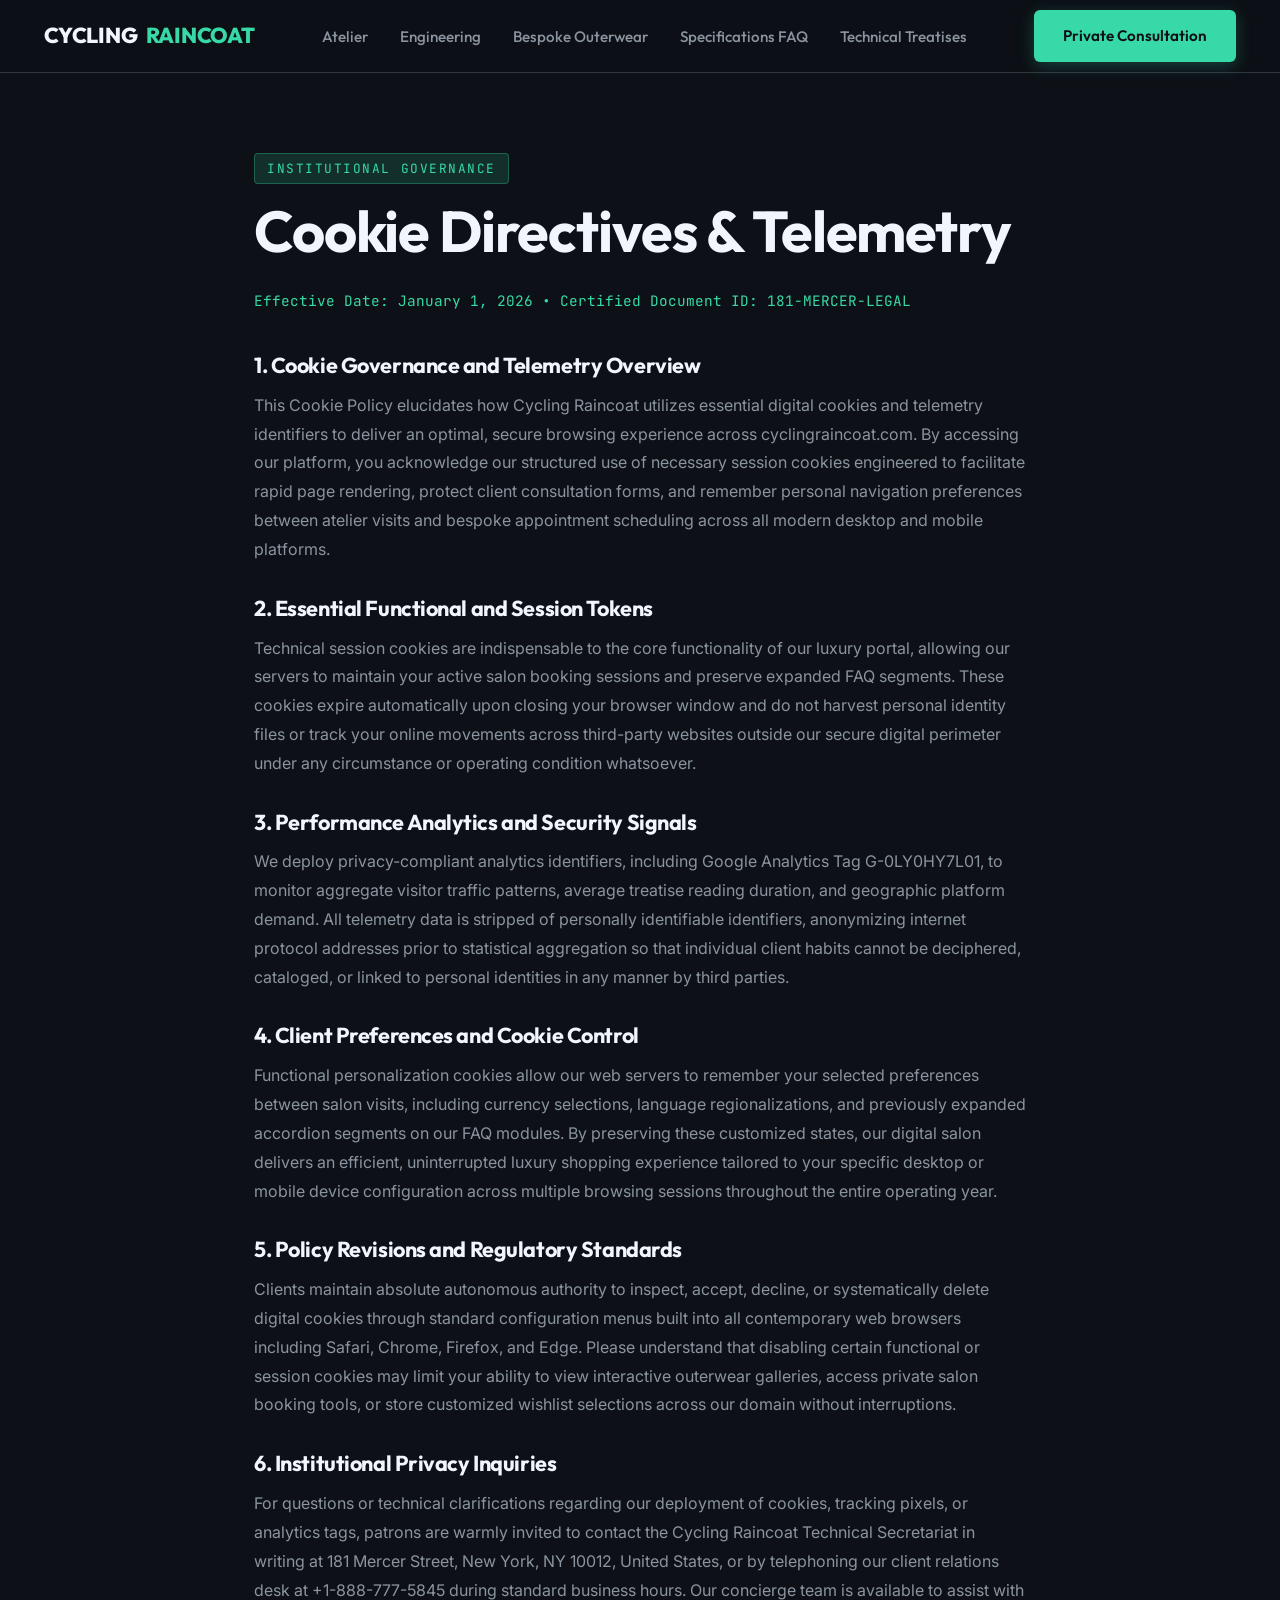
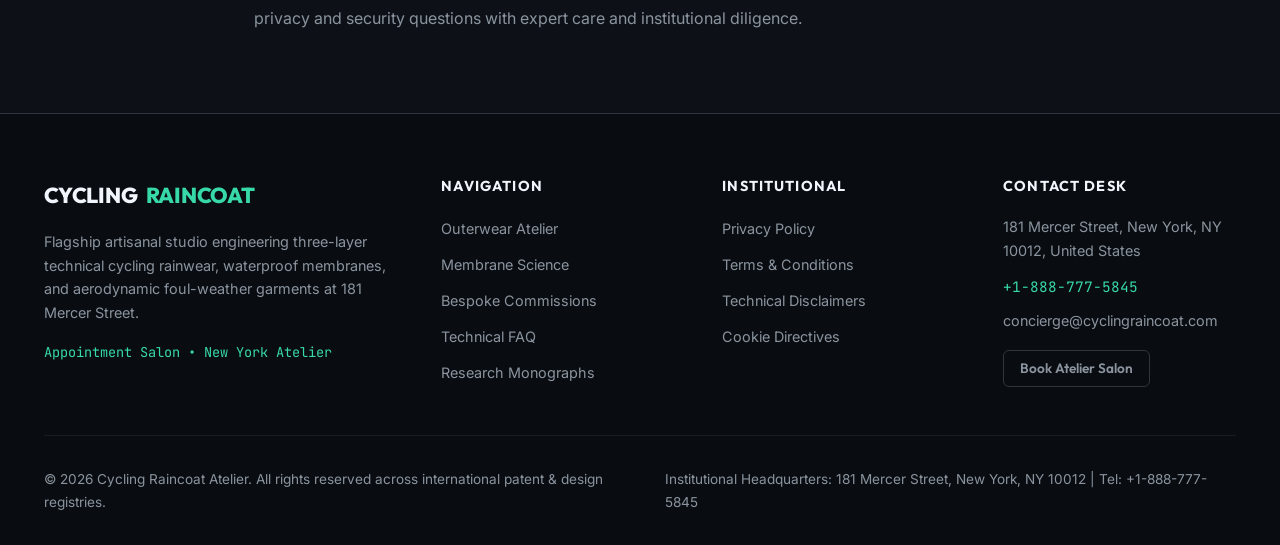
<file: cookie-policy.html>
<!DOCTYPE html>
<html lang="en">
<head>
  <meta charset="UTF-8">
  <meta name="viewport" content="width=device-width, initial-scale=1.0">
  <title>Cookie Directives & Telemetry | Cycling Raincoat Atelier</title>
  <meta name="description" content="Cookie Directives & Telemetry for Cycling Raincoat Atelier at 181 Mercer Street, New York, NY 10012.">
  <link rel="preconnect" href="https://fonts.googleapis.com">
  <link rel="preconnect" href="https://fonts.gstatic.com" crossorigin>
  <link href="https://fonts.googleapis.com/css2?family=Inter:wght@300;400;500;600;700&family=JetBrains+Mono:wght@400;500;600&family=Outfit:wght@400;500;600;700;800&display=swap" rel="stylesheet">
  <link rel="stylesheet" href="assets/css/style.css">
  <!-- Google tag (gtag.js) -->
  <script async src="https://www.googletagmanager.com/gtag/js?id=G-0LY0HY7L01"></script>
  <script>
    window.dataLayer = window.dataLayer || [];
    function gtag(){dataLayer.push(arguments);}
    gtag('js', new Date());
    gtag('config', 'G-0LY0HY7L01');
  </script>
</head>
<body>
<header class="site-header">
  <div class="container header-inner">
    <a href="index.html" class="brand-logo">CYCLING <span>RAINCOAT</span></a>
    <ul class="nav-desktop">
      <li><a href="index.html" class="">Atelier</a></li>
      <li><a href="about.html" class="">Engineering</a></li>
      <li><a href="services.html" class="">Bespoke Outerwear</a></li>
      <li><a href="faq.html" class="">Specifications FAQ</a></li>
      <li><a href="blog.html" class="">Technical Treatises</a></li>
    </ul>
    <div class="header-cta">
      <a href="contact.html" class="btn btn-primary">Private Consultation</a>
      <button class="drawer-toggle" id="drawer-toggle" aria-label="Toggle Navigation">&#9776;</button>
    </div>
  </div>
</header>
<div class="mobile-drawer" id="mobile-drawer">
  <a href="index.html">Atelier Home</a>
  <a href="about.html">Engineering Lineage</a>
  <a href="services.html">Bespoke Outerwear</a>
  <a href="faq.html">Specifications FAQ</a>
  <a href="blog.html">Technical Treatises</a>
  <a href="contact.html">Private Consultation</a>
</div>

<main>
  <section class="section-pad">
    <div class="container" style="max-width:820px;">
      <span class="eyebrow">Institutional Governance</span>
      <h1 style="margin-bottom:1.5rem;">Cookie Directives & Telemetry</h1>
      <p style="color:var(--accent-jade); font-size:0.9rem; margin-bottom:2.5rem; font-family:var(--font-mono);">Effective Date: January 1, 2026 &bull; Certified Document ID: 181-MERCER-LEGAL</p>
      <div style="display:flex; flex-direction:column; gap:2rem;">
        <div>
          <h3 style="font-family:var(--font-heading); font-size:1.35rem; margin-bottom:0.75rem; color:var(--text-primary);">1. Cookie Governance and Telemetry Overview</h3>
          <p style="color:var(--text-secondary); font-size:1rem; line-height:1.8;">This Cookie Policy elucidates how Cycling Raincoat utilizes essential digital cookies and telemetry identifiers to deliver an optimal, secure browsing experience across cyclingraincoat.com. By accessing our platform, you acknowledge our structured use of necessary session cookies engineered to facilitate rapid page rendering, protect client consultation forms, and remember personal navigation preferences between atelier visits and bespoke appointment scheduling across all modern desktop and mobile platforms.</p>
        </div>
        <div>
          <h3 style="font-family:var(--font-heading); font-size:1.35rem; margin-bottom:0.75rem; color:var(--text-primary);">2. Essential Functional and Session Tokens</h3>
          <p style="color:var(--text-secondary); font-size:1rem; line-height:1.8;">Technical session cookies are indispensable to the core functionality of our luxury portal, allowing our servers to maintain your active salon booking sessions and preserve expanded FAQ segments. These cookies expire automatically upon closing your browser window and do not harvest personal identity files or track your online movements across third-party websites outside our secure digital perimeter under any circumstance or operating condition whatsoever.</p>
        </div>
        <div>
          <h3 style="font-family:var(--font-heading); font-size:1.35rem; margin-bottom:0.75rem; color:var(--text-primary);">3. Performance Analytics and Security Signals</h3>
          <p style="color:var(--text-secondary); font-size:1rem; line-height:1.8;">We deploy privacy-compliant analytics identifiers, including Google Analytics Tag G-0LY0HY7L01, to monitor aggregate visitor traffic patterns, average treatise reading duration, and geographic platform demand. All telemetry data is stripped of personally identifiable identifiers, anonymizing internet protocol addresses prior to statistical aggregation so that individual client habits cannot be deciphered, cataloged, or linked to personal identities in any manner by third parties.</p>
        </div>
        <div>
          <h3 style="font-family:var(--font-heading); font-size:1.35rem; margin-bottom:0.75rem; color:var(--text-primary);">4. Client Preferences and Cookie Control</h3>
          <p style="color:var(--text-secondary); font-size:1rem; line-height:1.8;">Functional personalization cookies allow our web servers to remember your selected preferences between salon visits, including currency selections, language regionalizations, and previously expanded accordion segments on our FAQ modules. By preserving these customized states, our digital salon delivers an efficient, uninterrupted luxury shopping experience tailored to your specific desktop or mobile device configuration across multiple browsing sessions throughout the entire operating year.</p>
        </div>
        <div>
          <h3 style="font-family:var(--font-heading); font-size:1.35rem; margin-bottom:0.75rem; color:var(--text-primary);">5. Policy Revisions and Regulatory Standards</h3>
          <p style="color:var(--text-secondary); font-size:1rem; line-height:1.8;">Clients maintain absolute autonomous authority to inspect, accept, decline, or systematically delete digital cookies through standard configuration menus built into all contemporary web browsers including Safari, Chrome, Firefox, and Edge. Please understand that disabling certain functional or session cookies may limit your ability to view interactive outerwear galleries, access private salon booking tools, or store customized wishlist selections across our domain without interruptions.</p>
        </div>
        <div>
          <h3 style="font-family:var(--font-heading); font-size:1.35rem; margin-bottom:0.75rem; color:var(--text-primary);">6. Institutional Privacy Inquiries</h3>
          <p style="color:var(--text-secondary); font-size:1rem; line-height:1.8;">For questions or technical clarifications regarding our deployment of cookies, tracking pixels, or analytics tags, patrons are warmly invited to contact the Cycling Raincoat Technical Secretariat in writing at 181 Mercer Street, New York, NY 10012, United States, or by telephoning our client relations desk at +1-888-777-5845 during standard business hours. Our concierge team is available to assist with privacy and security questions with expert care and institutional diligence.</p>
        </div>
      </div>
    </div>
  </section>
</main>

<footer class="site-footer">
  <div class="container">
    <div class="footer-grid">
      <div class="footer-brand">
        <a href="index.html" class="brand-logo">CYCLING <span>RAINCOAT</span></a>
        <p>Flagship artisanal studio engineering three-layer technical cycling rainwear, waterproof membranes, and aerodynamic foul-weather garments at 181 Mercer Street.</p>
        <p style="color:var(--accent-jade); font-size:0.85rem; font-family:var(--font-mono);">Appointment Salon • New York Atelier</p>
      </div>
      <div class="footer-col">
        <h4>Navigation</h4>
        <ul>
          <li><a href="index.html">Outerwear Atelier</a></li>
          <li><a href="about.html">Membrane Science</a></li>
          <li><a href="services.html">Bespoke Commissions</a></li>
          <li><a href="faq.html">Technical FAQ</a></li>
          <li><a href="blog.html">Research Monographs</a></li>
        </ul>
      </div>
      <div class="footer-col">
        <h4>Institutional</h4>
        <ul>
          <li><a href="privacy-policy.html">Privacy Policy</a></li>
          <li><a href="terms-and-conditions.html">Terms & Conditions</a></li>
          <li><a href="disclaimer.html">Technical Disclaimers</a></li>
          <li><a href="cookie-policy.html">Cookie Directives</a></li>
        </ul>
      </div>
      <div class="footer-col">
        <h4>Contact Desk</h4>
        <ul>
          <li style="color:var(--text-secondary); font-size:0.9rem;">181 Mercer Street, New York, NY 10012, United States</li>
          <li><a href="tel:+18887775845" style="color:var(--accent-jade); font-family:var(--font-mono);">+1-888-777-5845</a></li>
          <li style="color:var(--text-secondary); font-size:0.9rem;">concierge@cyclingraincoat.com</li>
          <li><a href="contact.html" class="btn btn-outline" style="padding:0.4rem 1rem; margin-top:0.5rem; font-size:0.85rem;">Book Atelier Salon</a></li>
        </ul>
      </div>
    </div>
    <div class="footer-bottom">
      <p>&copy; 2026 Cycling Raincoat Atelier. All rights reserved across international patent & design registries.</p>
      <p>Institutional Headquarters: 181 Mercer Street, New York, NY 10012 | Tel: +1-888-777-5845</p>
    </div>
  </div>
</footer>
<script src="assets/js/main.js"></script>
</body>
</html>
</file>
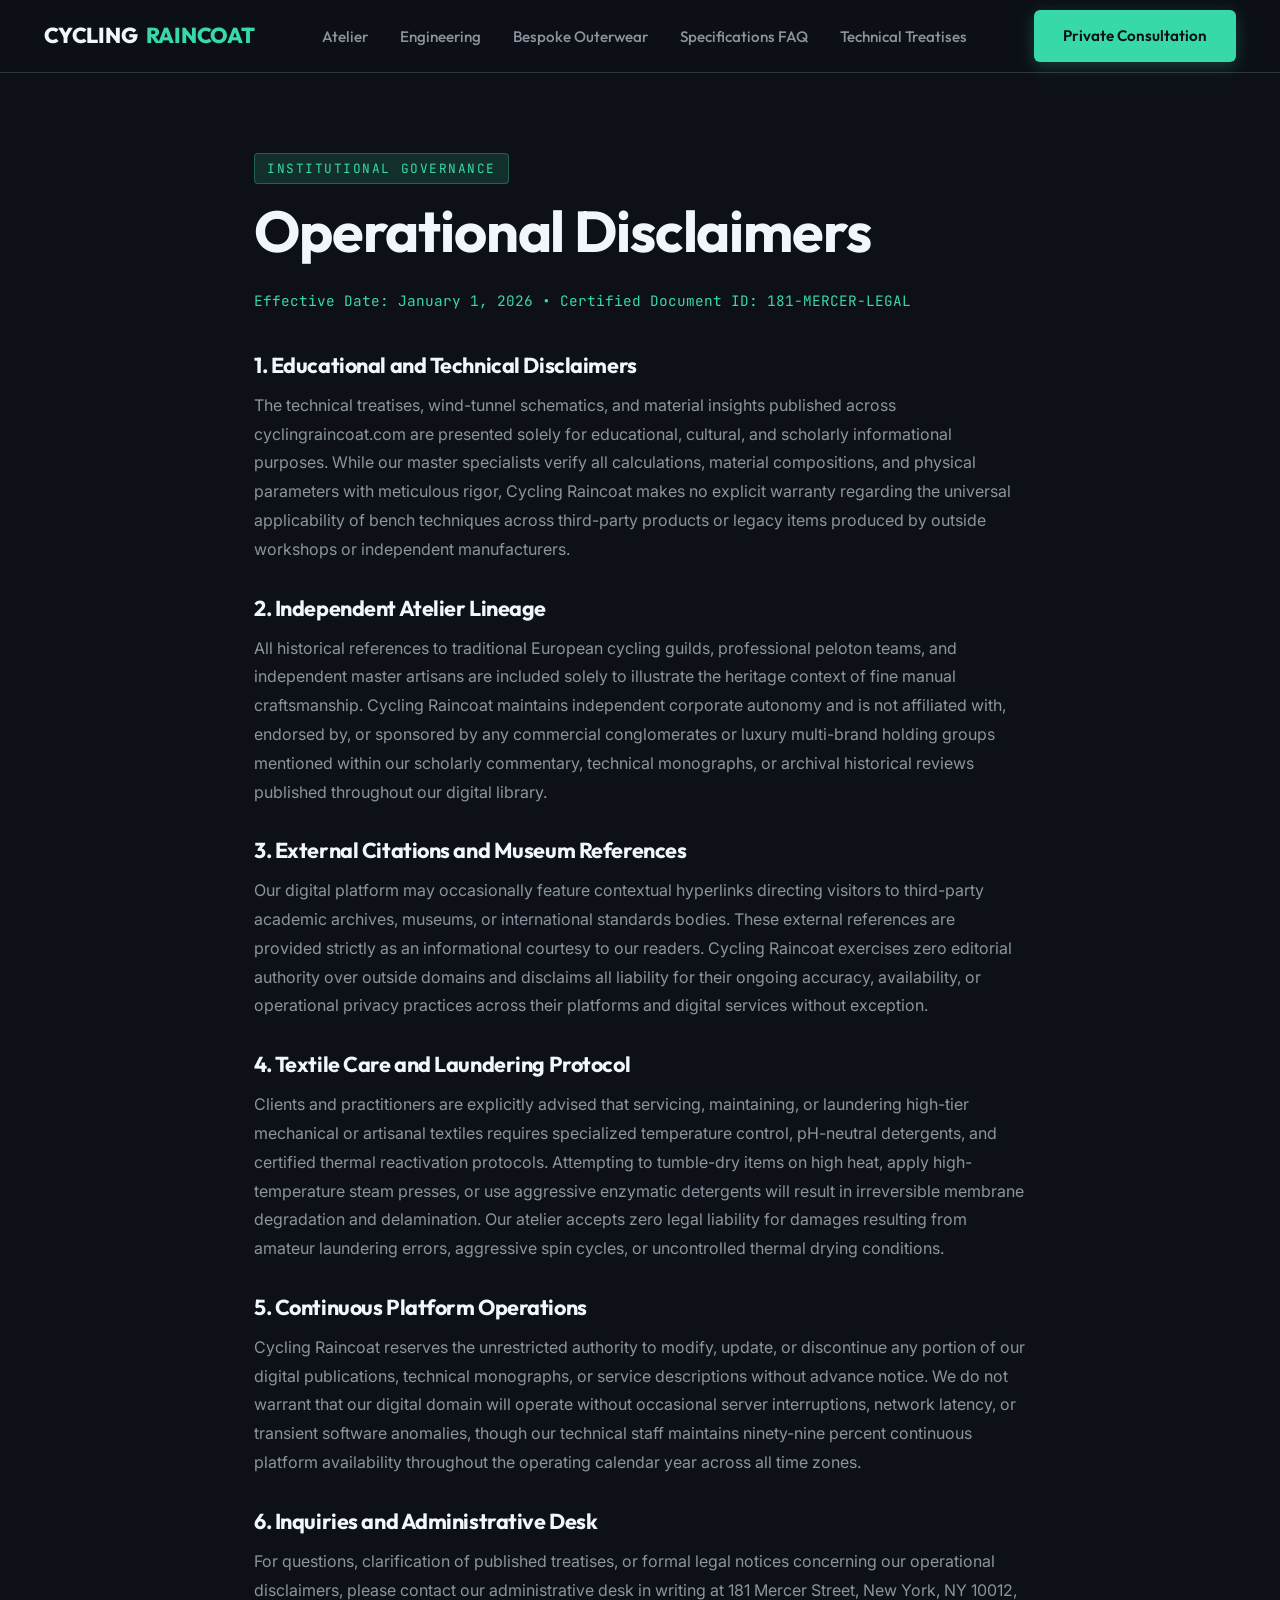
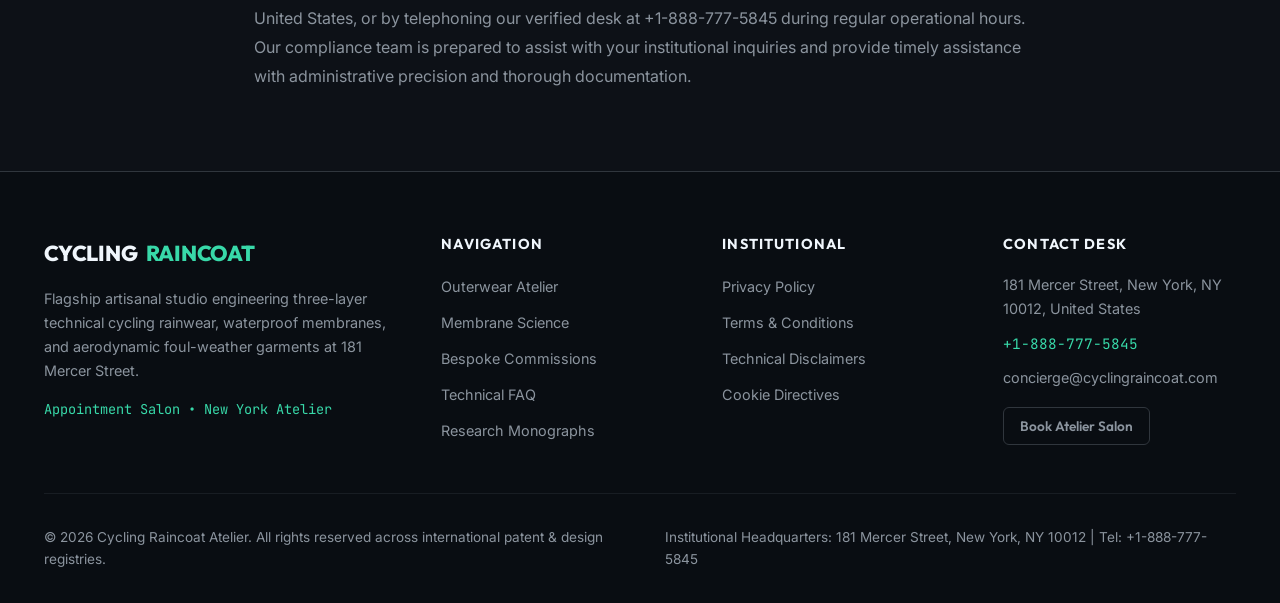
<file: disclaimer.html>
<!DOCTYPE html>
<html lang="en">
<head>
  <meta charset="UTF-8">
  <meta name="viewport" content="width=device-width, initial-scale=1.0">
  <title>Operational Disclaimers | Cycling Raincoat Atelier</title>
  <meta name="description" content="Operational Disclaimers for Cycling Raincoat Atelier at 181 Mercer Street, New York, NY 10012.">
  <link rel="preconnect" href="https://fonts.googleapis.com">
  <link rel="preconnect" href="https://fonts.gstatic.com" crossorigin>
  <link href="https://fonts.googleapis.com/css2?family=Inter:wght@300;400;500;600;700&family=JetBrains+Mono:wght@400;500;600&family=Outfit:wght@400;500;600;700;800&display=swap" rel="stylesheet">
  <link rel="stylesheet" href="assets/css/style.css">
  <!-- Google tag (gtag.js) -->
  <script async src="https://www.googletagmanager.com/gtag/js?id=G-0LY0HY7L01"></script>
  <script>
    window.dataLayer = window.dataLayer || [];
    function gtag(){dataLayer.push(arguments);}
    gtag('js', new Date());
    gtag('config', 'G-0LY0HY7L01');
  </script>
</head>
<body>
<header class="site-header">
  <div class="container header-inner">
    <a href="index.html" class="brand-logo">CYCLING <span>RAINCOAT</span></a>
    <ul class="nav-desktop">
      <li><a href="index.html" class="">Atelier</a></li>
      <li><a href="about.html" class="">Engineering</a></li>
      <li><a href="services.html" class="">Bespoke Outerwear</a></li>
      <li><a href="faq.html" class="">Specifications FAQ</a></li>
      <li><a href="blog.html" class="">Technical Treatises</a></li>
    </ul>
    <div class="header-cta">
      <a href="contact.html" class="btn btn-primary">Private Consultation</a>
      <button class="drawer-toggle" id="drawer-toggle" aria-label="Toggle Navigation">&#9776;</button>
    </div>
  </div>
</header>
<div class="mobile-drawer" id="mobile-drawer">
  <a href="index.html">Atelier Home</a>
  <a href="about.html">Engineering Lineage</a>
  <a href="services.html">Bespoke Outerwear</a>
  <a href="faq.html">Specifications FAQ</a>
  <a href="blog.html">Technical Treatises</a>
  <a href="contact.html">Private Consultation</a>
</div>

<main>
  <section class="section-pad">
    <div class="container" style="max-width:820px;">
      <span class="eyebrow">Institutional Governance</span>
      <h1 style="margin-bottom:1.5rem;">Operational Disclaimers</h1>
      <p style="color:var(--accent-jade); font-size:0.9rem; margin-bottom:2.5rem; font-family:var(--font-mono);">Effective Date: January 1, 2026 &bull; Certified Document ID: 181-MERCER-LEGAL</p>
      <div style="display:flex; flex-direction:column; gap:2rem;">
        <div>
          <h3 style="font-family:var(--font-heading); font-size:1.35rem; margin-bottom:0.75rem; color:var(--text-primary);">1. Educational and Technical Disclaimers</h3>
          <p style="color:var(--text-secondary); font-size:1rem; line-height:1.8;">The technical treatises, wind-tunnel schematics, and material insights published across cyclingraincoat.com are presented solely for educational, cultural, and scholarly informational purposes. While our master specialists verify all calculations, material compositions, and physical parameters with meticulous rigor, Cycling Raincoat makes no explicit warranty regarding the universal applicability of bench techniques across third-party products or legacy items produced by outside workshops or independent manufacturers.</p>
        </div>
        <div>
          <h3 style="font-family:var(--font-heading); font-size:1.35rem; margin-bottom:0.75rem; color:var(--text-primary);">2. Independent Atelier Lineage</h3>
          <p style="color:var(--text-secondary); font-size:1rem; line-height:1.8;">All historical references to traditional European cycling guilds, professional peloton teams, and independent master artisans are included solely to illustrate the heritage context of fine manual craftsmanship. Cycling Raincoat maintains independent corporate autonomy and is not affiliated with, endorsed by, or sponsored by any commercial conglomerates or luxury multi-brand holding groups mentioned within our scholarly commentary, technical monographs, or archival historical reviews published throughout our digital library.</p>
        </div>
        <div>
          <h3 style="font-family:var(--font-heading); font-size:1.35rem; margin-bottom:0.75rem; color:var(--text-primary);">3. External Citations and Museum References</h3>
          <p style="color:var(--text-secondary); font-size:1rem; line-height:1.8;">Our digital platform may occasionally feature contextual hyperlinks directing visitors to third-party academic archives, museums, or international standards bodies. These external references are provided strictly as an informational courtesy to our readers. Cycling Raincoat exercises zero editorial authority over outside domains and disclaims all liability for their ongoing accuracy, availability, or operational privacy practices across their platforms and digital services without exception.</p>
        </div>
        <div>
          <h3 style="font-family:var(--font-heading); font-size:1.35rem; margin-bottom:0.75rem; color:var(--text-primary);">4. Textile Care and Laundering Protocol</h3>
          <p style="color:var(--text-secondary); font-size:1rem; line-height:1.8;">Clients and practitioners are explicitly advised that servicing, maintaining, or laundering high-tier mechanical or artisanal textiles requires specialized temperature control, pH-neutral detergents, and certified thermal reactivation protocols. Attempting to tumble-dry items on high heat, apply high-temperature steam presses, or use aggressive enzymatic detergents will result in irreversible membrane degradation and delamination. Our atelier accepts zero legal liability for damages resulting from amateur laundering errors, aggressive spin cycles, or uncontrolled thermal drying conditions.</p>
        </div>
        <div>
          <h3 style="font-family:var(--font-heading); font-size:1.35rem; margin-bottom:0.75rem; color:var(--text-primary);">5. Continuous Platform Operations</h3>
          <p style="color:var(--text-secondary); font-size:1rem; line-height:1.8;">Cycling Raincoat reserves the unrestricted authority to modify, update, or discontinue any portion of our digital publications, technical monographs, or service descriptions without advance notice. We do not warrant that our digital domain will operate without occasional server interruptions, network latency, or transient software anomalies, though our technical staff maintains ninety-nine percent continuous platform availability throughout the operating calendar year across all time zones.</p>
        </div>
        <div>
          <h3 style="font-family:var(--font-heading); font-size:1.35rem; margin-bottom:0.75rem; color:var(--text-primary);">6. Inquiries and Administrative Desk</h3>
          <p style="color:var(--text-secondary); font-size:1rem; line-height:1.8;">For questions, clarification of published treatises, or formal legal notices concerning our operational disclaimers, please contact our administrative desk in writing at 181 Mercer Street, New York, NY 10012, United States, or by telephoning our verified desk at +1-888-777-5845 during regular operational hours. Our compliance team is prepared to assist with your institutional inquiries and provide timely assistance with administrative precision and thorough documentation.</p>
        </div>
      </div>
    </div>
  </section>
</main>

<footer class="site-footer">
  <div class="container">
    <div class="footer-grid">
      <div class="footer-brand">
        <a href="index.html" class="brand-logo">CYCLING <span>RAINCOAT</span></a>
        <p>Flagship artisanal studio engineering three-layer technical cycling rainwear, waterproof membranes, and aerodynamic foul-weather garments at 181 Mercer Street.</p>
        <p style="color:var(--accent-jade); font-size:0.85rem; font-family:var(--font-mono);">Appointment Salon • New York Atelier</p>
      </div>
      <div class="footer-col">
        <h4>Navigation</h4>
        <ul>
          <li><a href="index.html">Outerwear Atelier</a></li>
          <li><a href="about.html">Membrane Science</a></li>
          <li><a href="services.html">Bespoke Commissions</a></li>
          <li><a href="faq.html">Technical FAQ</a></li>
          <li><a href="blog.html">Research Monographs</a></li>
        </ul>
      </div>
      <div class="footer-col">
        <h4>Institutional</h4>
        <ul>
          <li><a href="privacy-policy.html">Privacy Policy</a></li>
          <li><a href="terms-and-conditions.html">Terms & Conditions</a></li>
          <li><a href="disclaimer.html">Technical Disclaimers</a></li>
          <li><a href="cookie-policy.html">Cookie Directives</a></li>
        </ul>
      </div>
      <div class="footer-col">
        <h4>Contact Desk</h4>
        <ul>
          <li style="color:var(--text-secondary); font-size:0.9rem;">181 Mercer Street, New York, NY 10012, United States</li>
          <li><a href="tel:+18887775845" style="color:var(--accent-jade); font-family:var(--font-mono);">+1-888-777-5845</a></li>
          <li style="color:var(--text-secondary); font-size:0.9rem;">concierge@cyclingraincoat.com</li>
          <li><a href="contact.html" class="btn btn-outline" style="padding:0.4rem 1rem; margin-top:0.5rem; font-size:0.85rem;">Book Atelier Salon</a></li>
        </ul>
      </div>
    </div>
    <div class="footer-bottom">
      <p>&copy; 2026 Cycling Raincoat Atelier. All rights reserved across international patent & design registries.</p>
      <p>Institutional Headquarters: 181 Mercer Street, New York, NY 10012 | Tel: +1-888-777-5845</p>
    </div>
  </div>
</footer>
<script src="assets/js/main.js"></script>
</body>
</html>
</file>
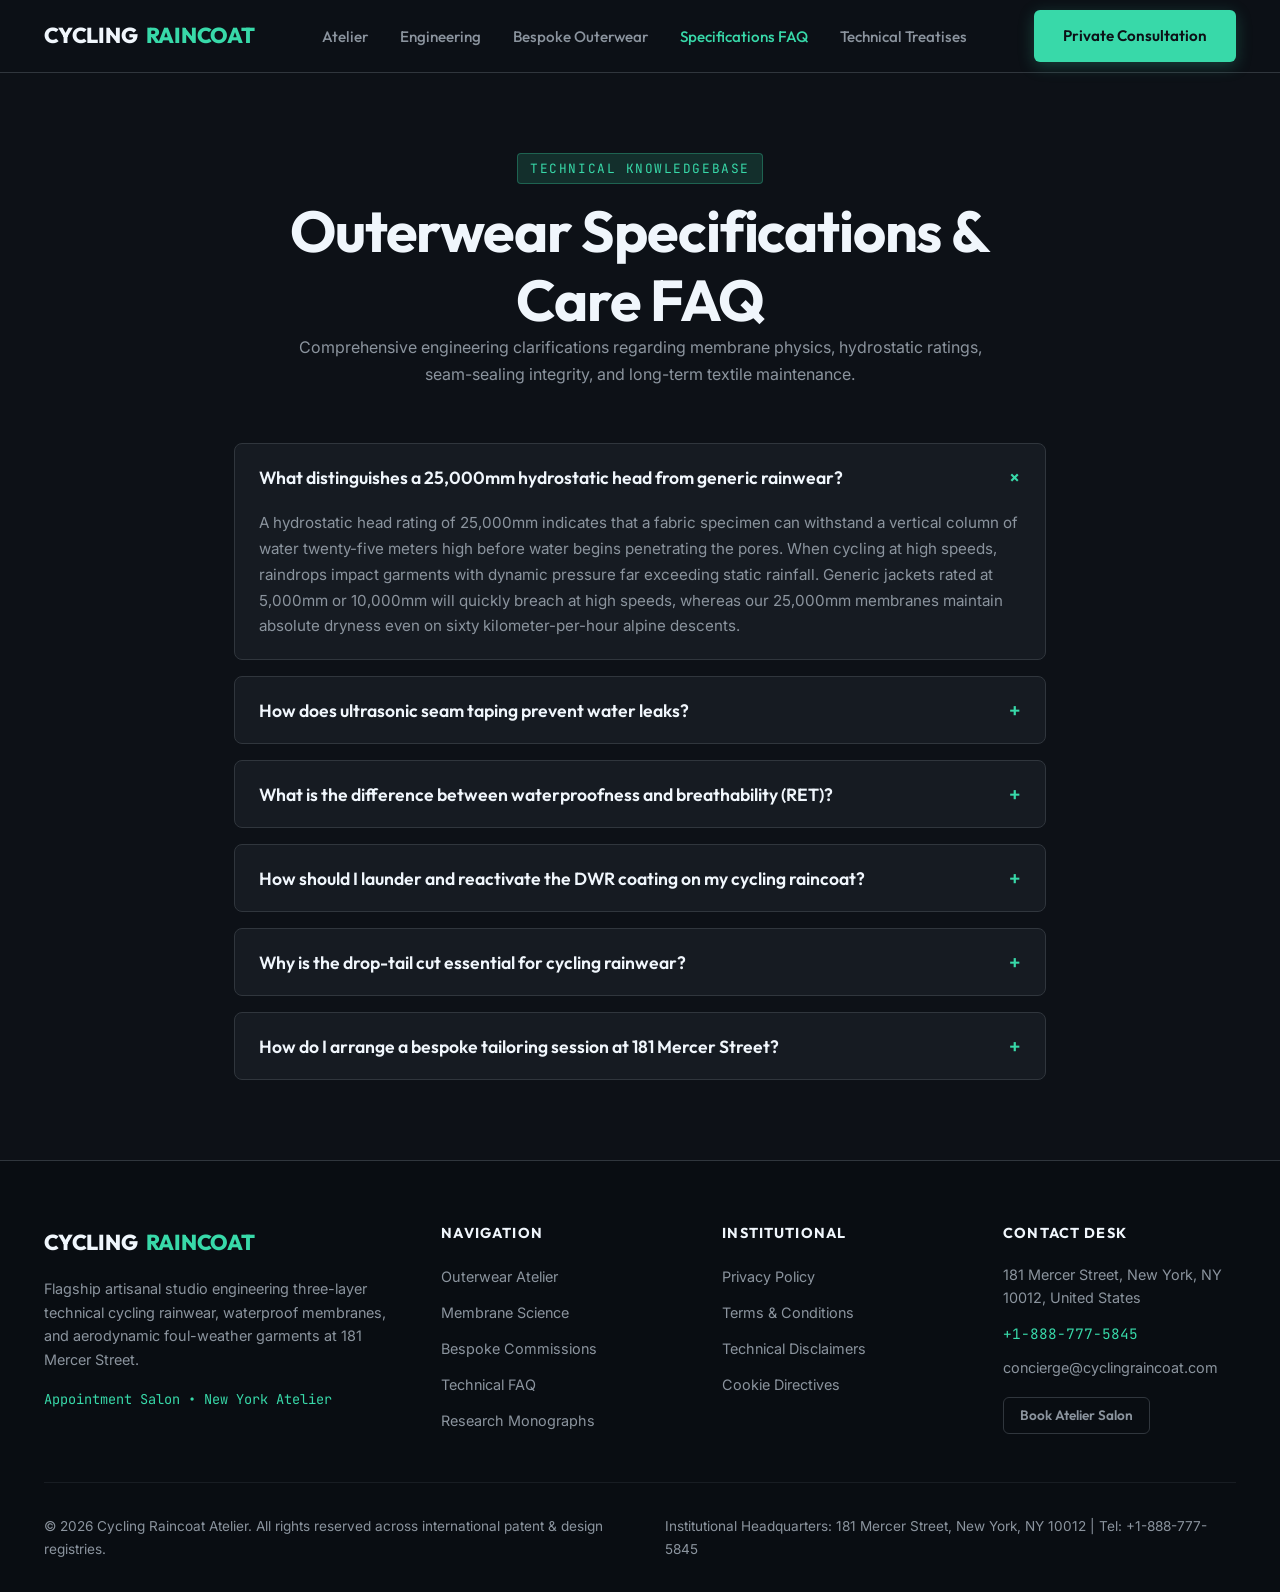
<file: faq.html>
<!DOCTYPE html>
<html lang="en">
<head>
  <meta charset="UTF-8">
  <meta name="viewport" content="width=device-width, initial-scale=1.0">
  <title>Technical & Collector FAQ | Cycling Raincoat Atelier</title>
  <meta name="description" content="Authoritative technical specifications, hydrostatic ratings, membrane care, and laundering protocols for high-performance cycling raincoats.">
  <link rel="preconnect" href="https://fonts.googleapis.com">
  <link rel="preconnect" href="https://fonts.gstatic.com" crossorigin>
  <link href="https://fonts.googleapis.com/css2?family=Inter:wght@300;400;500;600;700&family=JetBrains+Mono:wght@400;500;600&family=Outfit:wght@400;500;600;700;800&display=swap" rel="stylesheet">
  <link rel="stylesheet" href="assets/css/style.css">
  <!-- Google tag (gtag.js) -->
  <script async src="https://www.googletagmanager.com/gtag/js?id=G-0LY0HY7L01"></script>
  <script>
    window.dataLayer = window.dataLayer || [];
    function gtag(){dataLayer.push(arguments);}
    gtag('js', new Date());
    gtag('config', 'G-0LY0HY7L01');
  </script>
</head>
<body>
<header class="site-header">
  <div class="container header-inner">
    <a href="index.html" class="brand-logo">CYCLING <span>RAINCOAT</span></a>
    <ul class="nav-desktop">
      <li><a href="index.html" class="">Atelier</a></li>
      <li><a href="about.html" class="">Engineering</a></li>
      <li><a href="services.html" class="">Bespoke Outerwear</a></li>
      <li><a href="faq.html" class="active">Specifications FAQ</a></li>
      <li><a href="blog.html" class="">Technical Treatises</a></li>
    </ul>
    <div class="header-cta">
      <a href="contact.html" class="btn btn-primary">Private Consultation</a>
      <button class="drawer-toggle" id="drawer-toggle" aria-label="Toggle Navigation">&#9776;</button>
    </div>
  </div>
</header>
<div class="mobile-drawer" id="mobile-drawer">
  <a href="index.html">Atelier Home</a>
  <a href="about.html">Engineering Lineage</a>
  <a href="services.html">Bespoke Outerwear</a>
  <a href="faq.html">Specifications FAQ</a>
  <a href="blog.html">Technical Treatises</a>
  <a href="contact.html">Private Consultation</a>
</div>

<main>
  <section class="section-pad">
    <div class="container" style="max-width:860px;">
      <div class="section-head">
        <span class="eyebrow">Technical Knowledgebase</span>
        <h1>Outerwear Specifications & Care FAQ</h1>
        <p>Comprehensive engineering clarifications regarding membrane physics, hydrostatic ratings, seam-sealing integrity, and long-term textile maintenance.</p>
      </div>

      <div class="accordion">
        <div class="accordion-item active">
          <button class="accordion-trigger">
            <span>What distinguishes a 25,000mm hydrostatic head from generic rainwear?</span>
            <span class="accordion-icon">+</span>
          </button>
          <div class="accordion-content">
            A hydrostatic head rating of 25,000mm indicates that a fabric specimen can withstand a vertical column of water twenty-five meters high before water begins penetrating the pores. When cycling at high speeds, raindrops impact garments with dynamic pressure far exceeding static rainfall. Generic jackets rated at 5,000mm or 10,000mm will quickly breach at high speeds, whereas our 25,000mm membranes maintain absolute dryness even on sixty kilometer-per-hour alpine descents.
          </div>
        </div>

        <div class="accordion-item">
          <button class="accordion-trigger">
            <span>How does ultrasonic seam taping prevent water leaks?</span>
            <span class="accordion-icon">+</span>
          </button>
          <div class="accordion-content">
            Traditional needle stitching perforates waterproof membranes with thousands of microscopic holes, each requiring external glue or rubber tape. Ultrasonic seam welding fuses synthetic fabric edges using high-frequency vibrational acoustic waves, creating a hermetic molecular bond without needle holes. We then apply an ultra-narrow 8mm thermoplastic polyurethane tape to reinforce the interior seam line, preventing water ingress while keeping the garment flexible.
          </div>
        </div>

        <div class="accordion-item">
          <button class="accordion-trigger">
            <span>What is the difference between waterproofness and breathability (RET)?</span>
            <span class="accordion-icon">+</span>
          </button>
          <div class="accordion-content">
            Waterproofness prevents liquid droplets from penetrating from the outside, while breathability measures how readily water vapor molecules generated by body heat escape from the inside. Resistance to Evaporative Heat Transfer (RET) quantifies this: an RET rating under 4.0 designates extreme breathability suited for intense aerobic exertion. Our 3-layer cycling raincoats achieve an RET of 2.8 to 3.2, ensuring that moisture vapor escapes rapidly to prevent internal clamminess.
          </div>
        </div>

        <div class="accordion-item">
          <button class="accordion-trigger">
            <span>How should I launder and reactivate the DWR coating on my cycling raincoat?</span>
            <span class="accordion-icon">+</span>
          </button>
          <div class="accordion-content">
            Never use conventional laundry detergents, fabric softeners, or bleach, as surfactant residues clog micropores and destroy hydrophobic surface tension. Always wash your jacket using a technical liquid cleaner designed for waterproof membranes on a gentle cycle at thirty degrees Celsius. After washing, hang dry completely, then tumble dry on low heat for twenty minutes to reactivate the fluorocarbon-free durable water repellent (DWR) surface polymers.
          </div>
        </div>

        <div class="accordion-item">
          <button class="accordion-trigger">
            <span>Why is the drop-tail cut essential for cycling rainwear?</span>
            <span class="accordion-icon">+</span>
          </button>
          <div class="accordion-content">
            When riding in an aggressive aerodynamic posture on drop handlebars, the rider's pelvis rotates forward, pulling standard jackets up past the waistline. Simultaneously, the rear bicycle tire throws a continuous stream of gritty road water straight toward the lower back and saddle chamois. An extended drop-tail hem ensures that the lower lumbar region remains fully covered, deflecting road spray without bunching around the hips.
          </div>
        </div>

        <div class="accordion-item">
          <button class="accordion-trigger">
            <span>How do I arrange a bespoke tailoring session at 181 Mercer Street?</span>
            <span class="accordion-icon">+</span>
          </button>
          <div class="accordion-content">
            Clients may schedule a private consultation at our Manhattan atelier by calling our desk at +1-888-777-5845 or completing our online inquiry form. During your appointment, we conduct a biomechanical scan on a stationary bicycle fitting jig to map arm reach, shoulder curvature, and torso angle, allowing us to cut custom composite panels tailored specifically to your riding geometry.
          </div>
        </div>
      </div>
    </div>
  </section>
</main>

<footer class="site-footer">
  <div class="container">
    <div class="footer-grid">
      <div class="footer-brand">
        <a href="index.html" class="brand-logo">CYCLING <span>RAINCOAT</span></a>
        <p>Flagship artisanal studio engineering three-layer technical cycling rainwear, waterproof membranes, and aerodynamic foul-weather garments at 181 Mercer Street.</p>
        <p style="color:var(--accent-jade); font-size:0.85rem; font-family:var(--font-mono);">Appointment Salon • New York Atelier</p>
      </div>
      <div class="footer-col">
        <h4>Navigation</h4>
        <ul>
          <li><a href="index.html">Outerwear Atelier</a></li>
          <li><a href="about.html">Membrane Science</a></li>
          <li><a href="services.html">Bespoke Commissions</a></li>
          <li><a href="faq.html">Technical FAQ</a></li>
          <li><a href="blog.html">Research Monographs</a></li>
        </ul>
      </div>
      <div class="footer-col">
        <h4>Institutional</h4>
        <ul>
          <li><a href="privacy-policy.html">Privacy Policy</a></li>
          <li><a href="terms-and-conditions.html">Terms & Conditions</a></li>
          <li><a href="disclaimer.html">Technical Disclaimers</a></li>
          <li><a href="cookie-policy.html">Cookie Directives</a></li>
        </ul>
      </div>
      <div class="footer-col">
        <h4>Contact Desk</h4>
        <ul>
          <li style="color:var(--text-secondary); font-size:0.9rem;">181 Mercer Street, New York, NY 10012, United States</li>
          <li><a href="tel:+18887775845" style="color:var(--accent-jade); font-family:var(--font-mono);">+1-888-777-5845</a></li>
          <li style="color:var(--text-secondary); font-size:0.9rem;">concierge@cyclingraincoat.com</li>
          <li><a href="contact.html" class="btn btn-outline" style="padding:0.4rem 1rem; margin-top:0.5rem; font-size:0.85rem;">Book Atelier Salon</a></li>
        </ul>
      </div>
    </div>
    <div class="footer-bottom">
      <p>&copy; 2026 Cycling Raincoat Atelier. All rights reserved across international patent & design registries.</p>
      <p>Institutional Headquarters: 181 Mercer Street, New York, NY 10012 | Tel: +1-888-777-5845</p>
    </div>
  </div>
</footer>
<script src="assets/js/main.js"></script>
</body>
</html>
</file>
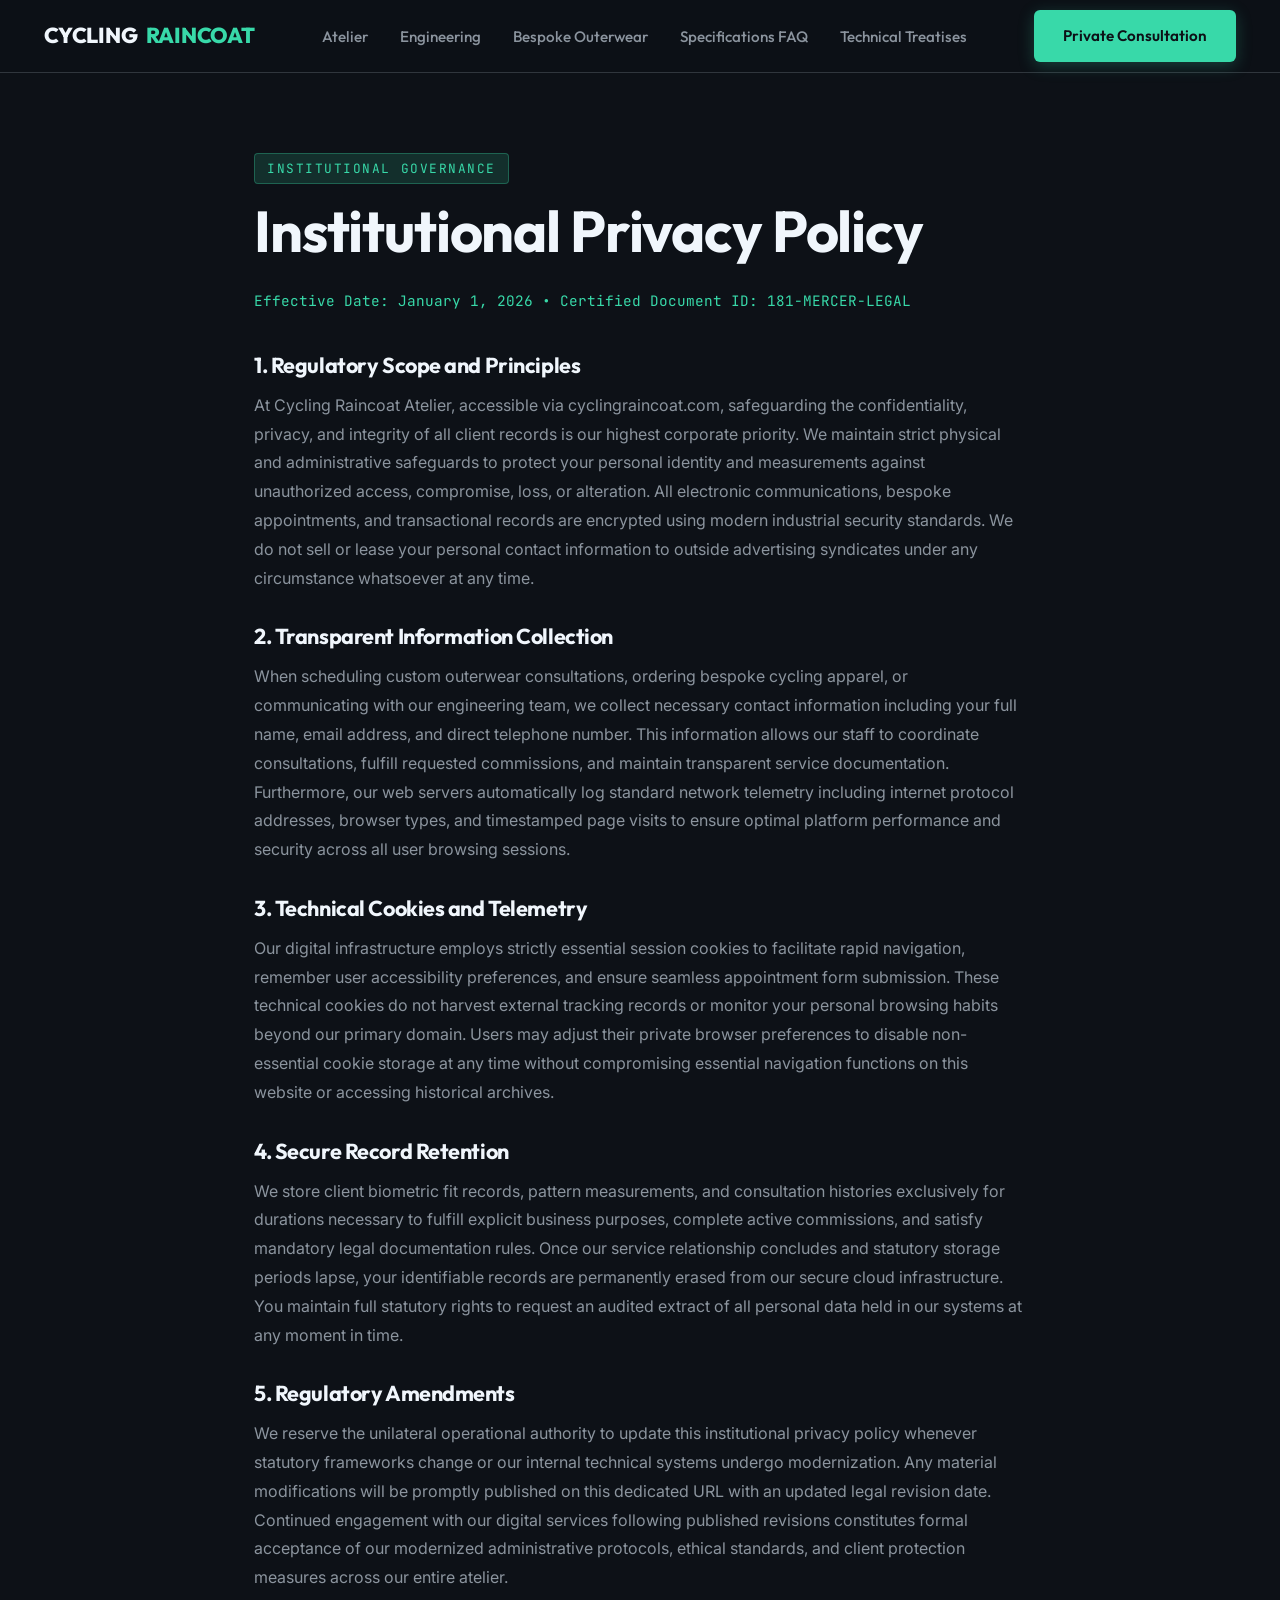
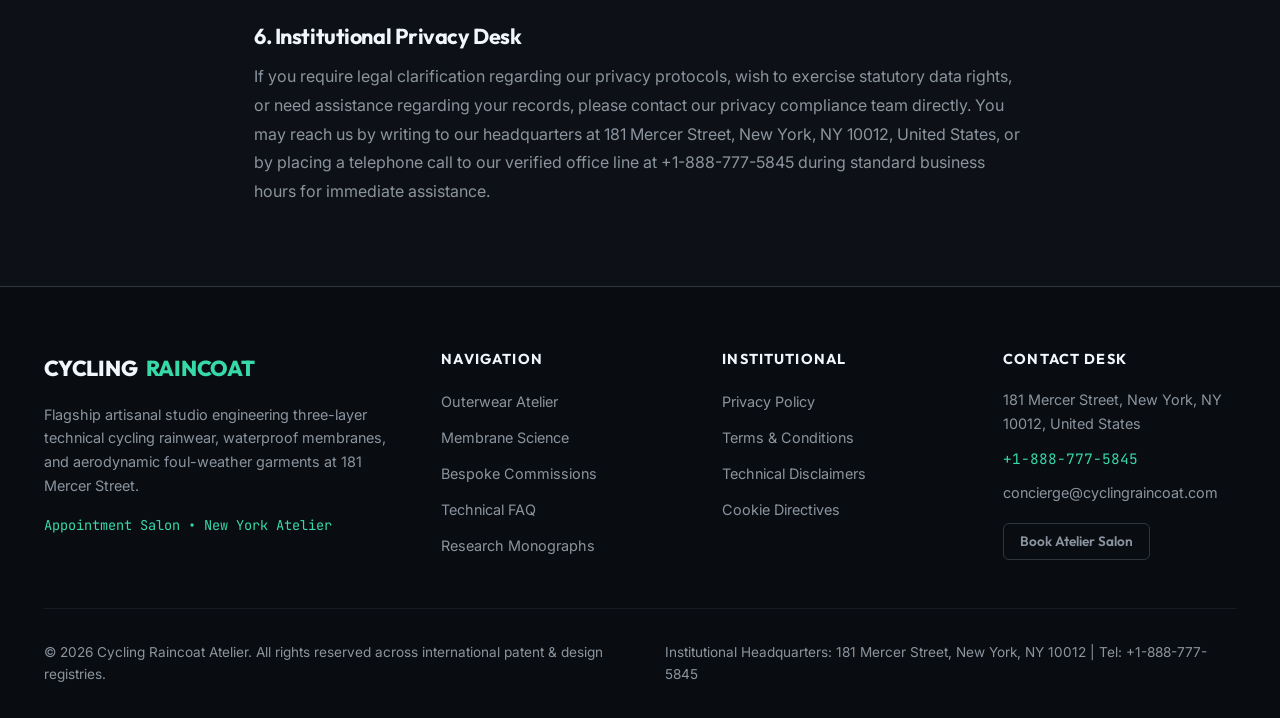
<file: privacy-policy.html>
<!DOCTYPE html>
<html lang="en">
<head>
  <meta charset="UTF-8">
  <meta name="viewport" content="width=device-width, initial-scale=1.0">
  <title>Institutional Privacy Policy | Cycling Raincoat Atelier</title>
  <meta name="description" content="Institutional Privacy Policy for Cycling Raincoat Atelier at 181 Mercer Street, New York, NY 10012.">
  <link rel="preconnect" href="https://fonts.googleapis.com">
  <link rel="preconnect" href="https://fonts.gstatic.com" crossorigin>
  <link href="https://fonts.googleapis.com/css2?family=Inter:wght@300;400;500;600;700&family=JetBrains+Mono:wght@400;500;600&family=Outfit:wght@400;500;600;700;800&display=swap" rel="stylesheet">
  <link rel="stylesheet" href="assets/css/style.css">
  <!-- Google tag (gtag.js) -->
  <script async src="https://www.googletagmanager.com/gtag/js?id=G-0LY0HY7L01"></script>
  <script>
    window.dataLayer = window.dataLayer || [];
    function gtag(){dataLayer.push(arguments);}
    gtag('js', new Date());
    gtag('config', 'G-0LY0HY7L01');
  </script>
</head>
<body>
<header class="site-header">
  <div class="container header-inner">
    <a href="index.html" class="brand-logo">CYCLING <span>RAINCOAT</span></a>
    <ul class="nav-desktop">
      <li><a href="index.html" class="">Atelier</a></li>
      <li><a href="about.html" class="">Engineering</a></li>
      <li><a href="services.html" class="">Bespoke Outerwear</a></li>
      <li><a href="faq.html" class="">Specifications FAQ</a></li>
      <li><a href="blog.html" class="">Technical Treatises</a></li>
    </ul>
    <div class="header-cta">
      <a href="contact.html" class="btn btn-primary">Private Consultation</a>
      <button class="drawer-toggle" id="drawer-toggle" aria-label="Toggle Navigation">&#9776;</button>
    </div>
  </div>
</header>
<div class="mobile-drawer" id="mobile-drawer">
  <a href="index.html">Atelier Home</a>
  <a href="about.html">Engineering Lineage</a>
  <a href="services.html">Bespoke Outerwear</a>
  <a href="faq.html">Specifications FAQ</a>
  <a href="blog.html">Technical Treatises</a>
  <a href="contact.html">Private Consultation</a>
</div>

<main>
  <section class="section-pad">
    <div class="container" style="max-width:820px;">
      <span class="eyebrow">Institutional Governance</span>
      <h1 style="margin-bottom:1.5rem;">Institutional Privacy Policy</h1>
      <p style="color:var(--accent-jade); font-size:0.9rem; margin-bottom:2.5rem; font-family:var(--font-mono);">Effective Date: January 1, 2026 &bull; Certified Document ID: 181-MERCER-LEGAL</p>
      <div style="display:flex; flex-direction:column; gap:2rem;">
        <div>
          <h3 style="font-family:var(--font-heading); font-size:1.35rem; margin-bottom:0.75rem; color:var(--text-primary);">1. Regulatory Scope and Principles</h3>
          <p style="color:var(--text-secondary); font-size:1rem; line-height:1.8;">At Cycling Raincoat Atelier, accessible via cyclingraincoat.com, safeguarding the confidentiality, privacy, and integrity of all client records is our highest corporate priority. We maintain strict physical and administrative safeguards to protect your personal identity and measurements against unauthorized access, compromise, loss, or alteration. All electronic communications, bespoke appointments, and transactional records are encrypted using modern industrial security standards. We do not sell or lease your personal contact information to outside advertising syndicates under any circumstance whatsoever at any time.</p>
        </div>
        <div>
          <h3 style="font-family:var(--font-heading); font-size:1.35rem; margin-bottom:0.75rem; color:var(--text-primary);">2. Transparent Information Collection</h3>
          <p style="color:var(--text-secondary); font-size:1rem; line-height:1.8;">When scheduling custom outerwear consultations, ordering bespoke cycling apparel, or communicating with our engineering team, we collect necessary contact information including your full name, email address, and direct telephone number. This information allows our staff to coordinate consultations, fulfill requested commissions, and maintain transparent service documentation. Furthermore, our web servers automatically log standard network telemetry including internet protocol addresses, browser types, and timestamped page visits to ensure optimal platform performance and security across all user browsing sessions.</p>
        </div>
        <div>
          <h3 style="font-family:var(--font-heading); font-size:1.35rem; margin-bottom:0.75rem; color:var(--text-primary);">3. Technical Cookies and Telemetry</h3>
          <p style="color:var(--text-secondary); font-size:1rem; line-height:1.8;">Our digital infrastructure employs strictly essential session cookies to facilitate rapid navigation, remember user accessibility preferences, and ensure seamless appointment form submission. These technical cookies do not harvest external tracking records or monitor your personal browsing habits beyond our primary domain. Users may adjust their private browser preferences to disable non-essential cookie storage at any time without compromising essential navigation functions on this website or accessing historical archives.</p>
        </div>
        <div>
          <h3 style="font-family:var(--font-heading); font-size:1.35rem; margin-bottom:0.75rem; color:var(--text-primary);">4. Secure Record Retention</h3>
          <p style="color:var(--text-secondary); font-size:1rem; line-height:1.8;">We store client biometric fit records, pattern measurements, and consultation histories exclusively for durations necessary to fulfill explicit business purposes, complete active commissions, and satisfy mandatory legal documentation rules. Once our service relationship concludes and statutory storage periods lapse, your identifiable records are permanently erased from our secure cloud infrastructure. You maintain full statutory rights to request an audited extract of all personal data held in our systems at any moment in time.</p>
        </div>
        <div>
          <h3 style="font-family:var(--font-heading); font-size:1.35rem; margin-bottom:0.75rem; color:var(--text-primary);">5. Regulatory Amendments</h3>
          <p style="color:var(--text-secondary); font-size:1rem; line-height:1.8;">We reserve the unilateral operational authority to update this institutional privacy policy whenever statutory frameworks change or our internal technical systems undergo modernization. Any material modifications will be promptly published on this dedicated URL with an updated legal revision date. Continued engagement with our digital services following published revisions constitutes formal acceptance of our modernized administrative protocols, ethical standards, and client protection measures across our entire atelier.</p>
        </div>
        <div>
          <h3 style="font-family:var(--font-heading); font-size:1.35rem; margin-bottom:0.75rem; color:var(--text-primary);">6. Institutional Privacy Desk</h3>
          <p style="color:var(--text-secondary); font-size:1rem; line-height:1.8;">If you require legal clarification regarding our privacy protocols, wish to exercise statutory data rights, or need assistance regarding your records, please contact our privacy compliance team directly. You may reach us by writing to our headquarters at 181 Mercer Street, New York, NY 10012, United States, or by placing a telephone call to our verified office line at +1-888-777-5845 during standard business hours for immediate assistance.</p>
        </div>
      </div>
    </div>
  </section>
</main>

<footer class="site-footer">
  <div class="container">
    <div class="footer-grid">
      <div class="footer-brand">
        <a href="index.html" class="brand-logo">CYCLING <span>RAINCOAT</span></a>
        <p>Flagship artisanal studio engineering three-layer technical cycling rainwear, waterproof membranes, and aerodynamic foul-weather garments at 181 Mercer Street.</p>
        <p style="color:var(--accent-jade); font-size:0.85rem; font-family:var(--font-mono);">Appointment Salon • New York Atelier</p>
      </div>
      <div class="footer-col">
        <h4>Navigation</h4>
        <ul>
          <li><a href="index.html">Outerwear Atelier</a></li>
          <li><a href="about.html">Membrane Science</a></li>
          <li><a href="services.html">Bespoke Commissions</a></li>
          <li><a href="faq.html">Technical FAQ</a></li>
          <li><a href="blog.html">Research Monographs</a></li>
        </ul>
      </div>
      <div class="footer-col">
        <h4>Institutional</h4>
        <ul>
          <li><a href="privacy-policy.html">Privacy Policy</a></li>
          <li><a href="terms-and-conditions.html">Terms & Conditions</a></li>
          <li><a href="disclaimer.html">Technical Disclaimers</a></li>
          <li><a href="cookie-policy.html">Cookie Directives</a></li>
        </ul>
      </div>
      <div class="footer-col">
        <h4>Contact Desk</h4>
        <ul>
          <li style="color:var(--text-secondary); font-size:0.9rem;">181 Mercer Street, New York, NY 10012, United States</li>
          <li><a href="tel:+18887775845" style="color:var(--accent-jade); font-family:var(--font-mono);">+1-888-777-5845</a></li>
          <li style="color:var(--text-secondary); font-size:0.9rem;">concierge@cyclingraincoat.com</li>
          <li><a href="contact.html" class="btn btn-outline" style="padding:0.4rem 1rem; margin-top:0.5rem; font-size:0.85rem;">Book Atelier Salon</a></li>
        </ul>
      </div>
    </div>
    <div class="footer-bottom">
      <p>&copy; 2026 Cycling Raincoat Atelier. All rights reserved across international patent & design registries.</p>
      <p>Institutional Headquarters: 181 Mercer Street, New York, NY 10012 | Tel: +1-888-777-5845</p>
    </div>
  </div>
</footer>
<script src="assets/js/main.js"></script>
</body>
</html>
</file>
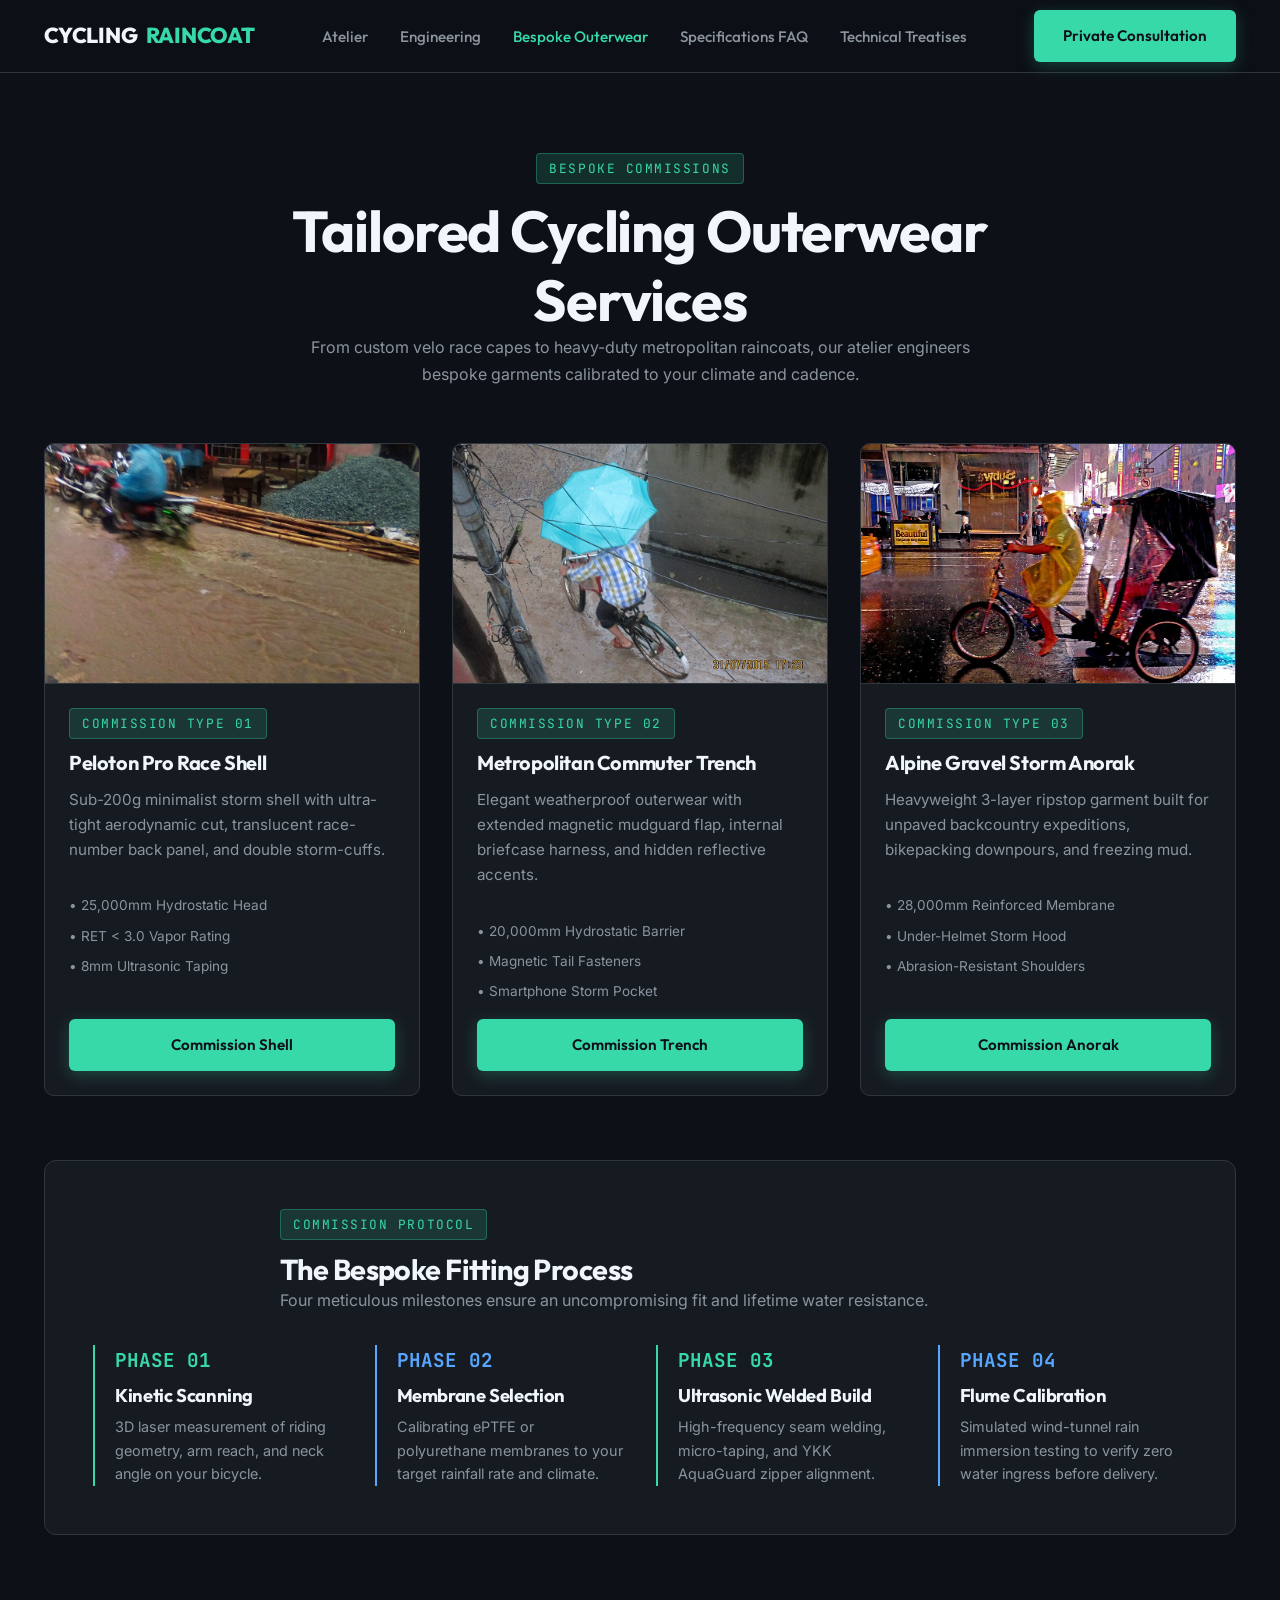
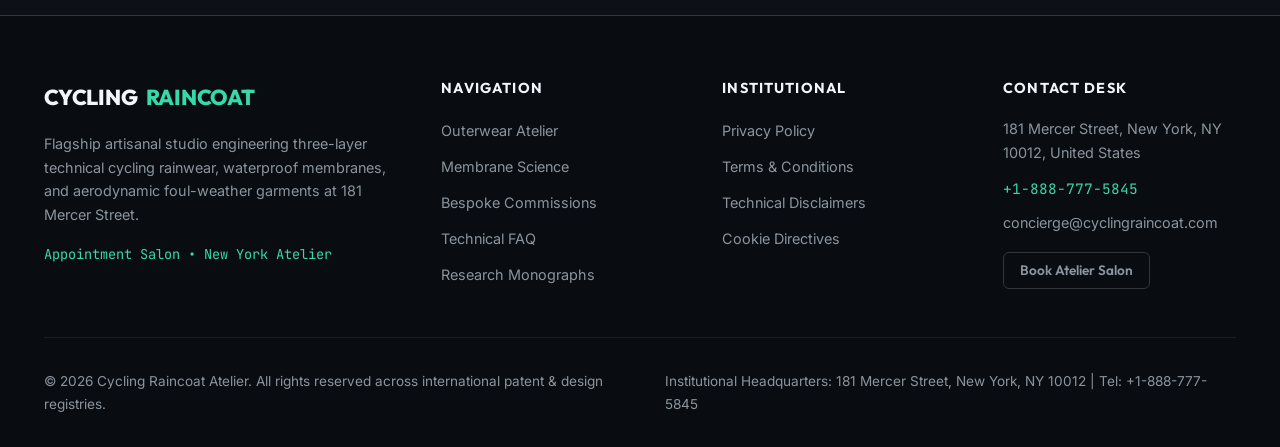
<file: services.html>
<!DOCTYPE html>
<html lang="en">
<head>
  <meta charset="UTF-8">
  <meta name="viewport" content="width=device-width, initial-scale=1.0">
  <title>Bespoke Commissions & Technical Services | Cycling Raincoat Atelier</title>
  <meta name="description" content="Commission custom tailored cycling raincoats, seam-sealing retrofits, and bespoke outerwear consultations at 181 Mercer Street.">
  <link rel="preconnect" href="https://fonts.googleapis.com">
  <link rel="preconnect" href="https://fonts.gstatic.com" crossorigin>
  <link href="https://fonts.googleapis.com/css2?family=Inter:wght@300;400;500;600;700&family=JetBrains+Mono:wght@400;500;600&family=Outfit:wght@400;500;600;700;800&display=swap" rel="stylesheet">
  <link rel="stylesheet" href="assets/css/style.css">
  <!-- Google tag (gtag.js) -->
  <script async src="https://www.googletagmanager.com/gtag/js?id=G-0LY0HY7L01"></script>
  <script>
    window.dataLayer = window.dataLayer || [];
    function gtag(){dataLayer.push(arguments);}
    gtag('js', new Date());
    gtag('config', 'G-0LY0HY7L01');
  </script>
</head>
<body>
<header class="site-header">
  <div class="container header-inner">
    <a href="index.html" class="brand-logo">CYCLING <span>RAINCOAT</span></a>
    <ul class="nav-desktop">
      <li><a href="index.html" class="">Atelier</a></li>
      <li><a href="about.html" class="">Engineering</a></li>
      <li><a href="services.html" class="active">Bespoke Outerwear</a></li>
      <li><a href="faq.html" class="">Specifications FAQ</a></li>
      <li><a href="blog.html" class="">Technical Treatises</a></li>
    </ul>
    <div class="header-cta">
      <a href="contact.html" class="btn btn-primary">Private Consultation</a>
      <button class="drawer-toggle" id="drawer-toggle" aria-label="Toggle Navigation">&#9776;</button>
    </div>
  </div>
</header>
<div class="mobile-drawer" id="mobile-drawer">
  <a href="index.html">Atelier Home</a>
  <a href="about.html">Engineering Lineage</a>
  <a href="services.html">Bespoke Outerwear</a>
  <a href="faq.html">Specifications FAQ</a>
  <a href="blog.html">Technical Treatises</a>
  <a href="contact.html">Private Consultation</a>
</div>

<main>
  <section class="section-pad">
    <div class="container">
      <div class="section-head">
        <span class="eyebrow">Bespoke Commissions</span>
        <h1>Tailored Cycling Outerwear Services</h1>
        <p>From custom velo race capes to heavy-duty metropolitan raincoats, our atelier engineers bespoke garments calibrated to your climate and cadence.</p>
      </div>

      <div class="card-grid-3" style="margin-bottom:4rem;">
        <div class="tech-card">
          <img src="assets/images/artisan_detail_11.jpg" alt="Double-cuff weather seal interface designed for seamless neoprene glove integration" class="tech-card-img">
          <div class="tech-card-body">
            <span class="eyebrow" style="align-self:flex-start;">Commission Type 01</span>
            <h3>Peloton Pro Race Shell</h3>
            <p>Sub-200g minimalist storm shell with ultra-tight aerodynamic cut, translucent race-number back panel, and double storm-cuffs.</p>
            <ul style="list-style:none; font-size:0.85rem; color:var(--text-secondary); margin:1rem 0; display:flex; flex-direction:column; gap:0.5rem;">
              <li>&bull; 25,000mm Hydrostatic Head</li>
              <li>&bull; RET &lt; 3.0 Vapor Rating</li>
              <li>&bull; 8mm Ultrasonic Taping</li>
            </ul>
            <a href="contact.html" class="btn btn-primary" style="margin-top:auto;">Commission Shell</a>
          </div>
        </div>

        <div class="tech-card">
          <img src="assets/images/artisan_detail_12.jpg" alt="Technical peloton rain jacket tested under torrential alpine mountain descent conditions" class="tech-card-img">
          <div class="tech-card-body">
            <span class="eyebrow" style="align-self:flex-start;">Commission Type 02</span>
            <h3>Metropolitan Commuter Trench</h3>
            <p>Elegant weatherproof outerwear with extended magnetic mudguard flap, internal briefcase harness, and hidden reflective accents.</p>
            <ul style="list-style:none; font-size:0.85rem; color:var(--text-secondary); margin:1rem 0; display:flex; flex-direction:column; gap:0.5rem;">
              <li>&bull; 20,000mm Hydrostatic Barrier</li>
              <li>&bull; Magnetic Tail Fasteners</li>
              <li>&bull; Smartphone Storm Pocket</li>
            </ul>
            <a href="contact.html" class="btn btn-primary" style="margin-top:auto;">Commission Trench</a>
          </div>
        </div>

        <div class="tech-card">
          <img src="assets/images/artisan_detail_13.jpg" alt="Reflective chevron lumbar detailing providing 360-degree metropolitan visibility" class="tech-card-img">
          <div class="tech-card-body">
            <span class="eyebrow" style="align-self:flex-start;">Commission Type 03</span>
            <h3>Alpine Gravel Storm Anorak</h3>
            <p>Heavyweight 3-layer ripstop garment built for unpaved backcountry expeditions, bikepacking downpours, and freezing mud.</p>
            <ul style="list-style:none; font-size:0.85rem; color:var(--text-secondary); margin:1rem 0; display:flex; flex-direction:column; gap:0.5rem;">
              <li>&bull; 28,000mm Reinforced Membrane</li>
              <li>&bull; Under-Helmet Storm Hood</li>
              <li>&bull; Abrasion-Resistant Shoulders</li>
            </ul>
            <a href="contact.html" class="btn btn-primary" style="margin-top:auto;">Commission Anorak</a>
          </div>
        </div>
      </div>

      <!-- Atelier Service Protocol -->
      <div style="background:var(--bg-surface); padding:3rem; border-radius:12px; border:1px solid var(--border-subtle);">
        <div class="section-head" style="margin-bottom:2rem; text-align:left;">
          <span class="eyebrow">Commission Protocol</span>
          <h2 style="font-size:1.8rem;">The Bespoke Fitting Process</h2>
          <p>Four meticulous milestones ensure an uncompromising fit and lifetime water resistance.</p>
        </div>
        <div style="display:grid; grid-template-columns:repeat(auto-fit, minmax(240px, 1fr)); gap:2rem;">
          <div style="border-left:2px solid var(--accent-jade); padding-left:1.25rem;">
            <div style="font-family:var(--font-mono); color:var(--accent-jade); font-size:1.2rem; font-weight:700; margin-bottom:0.5rem;">PHASE 01</div>
            <h4 style="margin-bottom:0.5rem;">Kinetic Scanning</h4>
            <p style="font-size:0.9rem;">3D laser measurement of riding geometry, arm reach, and neck angle on your bicycle.</p>
          </div>
          <div style="border-left:2px solid var(--accent-cyan); padding-left:1.25rem;">
            <div style="font-family:var(--font-mono); color:var(--accent-cyan); font-size:1.2rem; font-weight:700; margin-bottom:0.5rem;">PHASE 02</div>
            <h4 style="margin-bottom:0.5rem;">Membrane Selection</h4>
            <p style="font-size:0.9rem;">Calibrating ePTFE or polyurethane membranes to your target rainfall rate and climate.</p>
          </div>
          <div style="border-left:2px solid var(--accent-jade); padding-left:1.25rem;">
            <div style="font-family:var(--font-mono); color:var(--accent-jade); font-size:1.2rem; font-weight:700; margin-bottom:0.5rem;">PHASE 03</div>
            <h4 style="margin-bottom:0.5rem;">Ultrasonic Welded Build</h4>
            <p style="font-size:0.9rem;">High-frequency seam welding, micro-taping, and YKK AquaGuard zipper alignment.</p>
          </div>
          <div style="border-left:2px solid var(--accent-cyan); padding-left:1.25rem;">
            <div style="font-family:var(--font-mono); color:var(--accent-cyan); font-size:1.2rem; font-weight:700; margin-bottom:0.5rem;">PHASE 04</div>
            <h4 style="margin-bottom:0.5rem;">Flume Calibration</h4>
            <p style="font-size:0.9rem;">Simulated wind-tunnel rain immersion testing to verify zero water ingress before delivery.</p>
          </div>
        </div>
      </div>
    </div>
  </section>
</main>

<footer class="site-footer">
  <div class="container">
    <div class="footer-grid">
      <div class="footer-brand">
        <a href="index.html" class="brand-logo">CYCLING <span>RAINCOAT</span></a>
        <p>Flagship artisanal studio engineering three-layer technical cycling rainwear, waterproof membranes, and aerodynamic foul-weather garments at 181 Mercer Street.</p>
        <p style="color:var(--accent-jade); font-size:0.85rem; font-family:var(--font-mono);">Appointment Salon • New York Atelier</p>
      </div>
      <div class="footer-col">
        <h4>Navigation</h4>
        <ul>
          <li><a href="index.html">Outerwear Atelier</a></li>
          <li><a href="about.html">Membrane Science</a></li>
          <li><a href="services.html">Bespoke Commissions</a></li>
          <li><a href="faq.html">Technical FAQ</a></li>
          <li><a href="blog.html">Research Monographs</a></li>
        </ul>
      </div>
      <div class="footer-col">
        <h4>Institutional</h4>
        <ul>
          <li><a href="privacy-policy.html">Privacy Policy</a></li>
          <li><a href="terms-and-conditions.html">Terms & Conditions</a></li>
          <li><a href="disclaimer.html">Technical Disclaimers</a></li>
          <li><a href="cookie-policy.html">Cookie Directives</a></li>
        </ul>
      </div>
      <div class="footer-col">
        <h4>Contact Desk</h4>
        <ul>
          <li style="color:var(--text-secondary); font-size:0.9rem;">181 Mercer Street, New York, NY 10012, United States</li>
          <li><a href="tel:+18887775845" style="color:var(--accent-jade); font-family:var(--font-mono);">+1-888-777-5845</a></li>
          <li style="color:var(--text-secondary); font-size:0.9rem;">concierge@cyclingraincoat.com</li>
          <li><a href="contact.html" class="btn btn-outline" style="padding:0.4rem 1rem; margin-top:0.5rem; font-size:0.85rem;">Book Atelier Salon</a></li>
        </ul>
      </div>
    </div>
    <div class="footer-bottom">
      <p>&copy; 2026 Cycling Raincoat Atelier. All rights reserved across international patent & design registries.</p>
      <p>Institutional Headquarters: 181 Mercer Street, New York, NY 10012 | Tel: +1-888-777-5845</p>
    </div>
  </div>
</footer>
<script src="assets/js/main.js"></script>
</body>
</html>
</file>
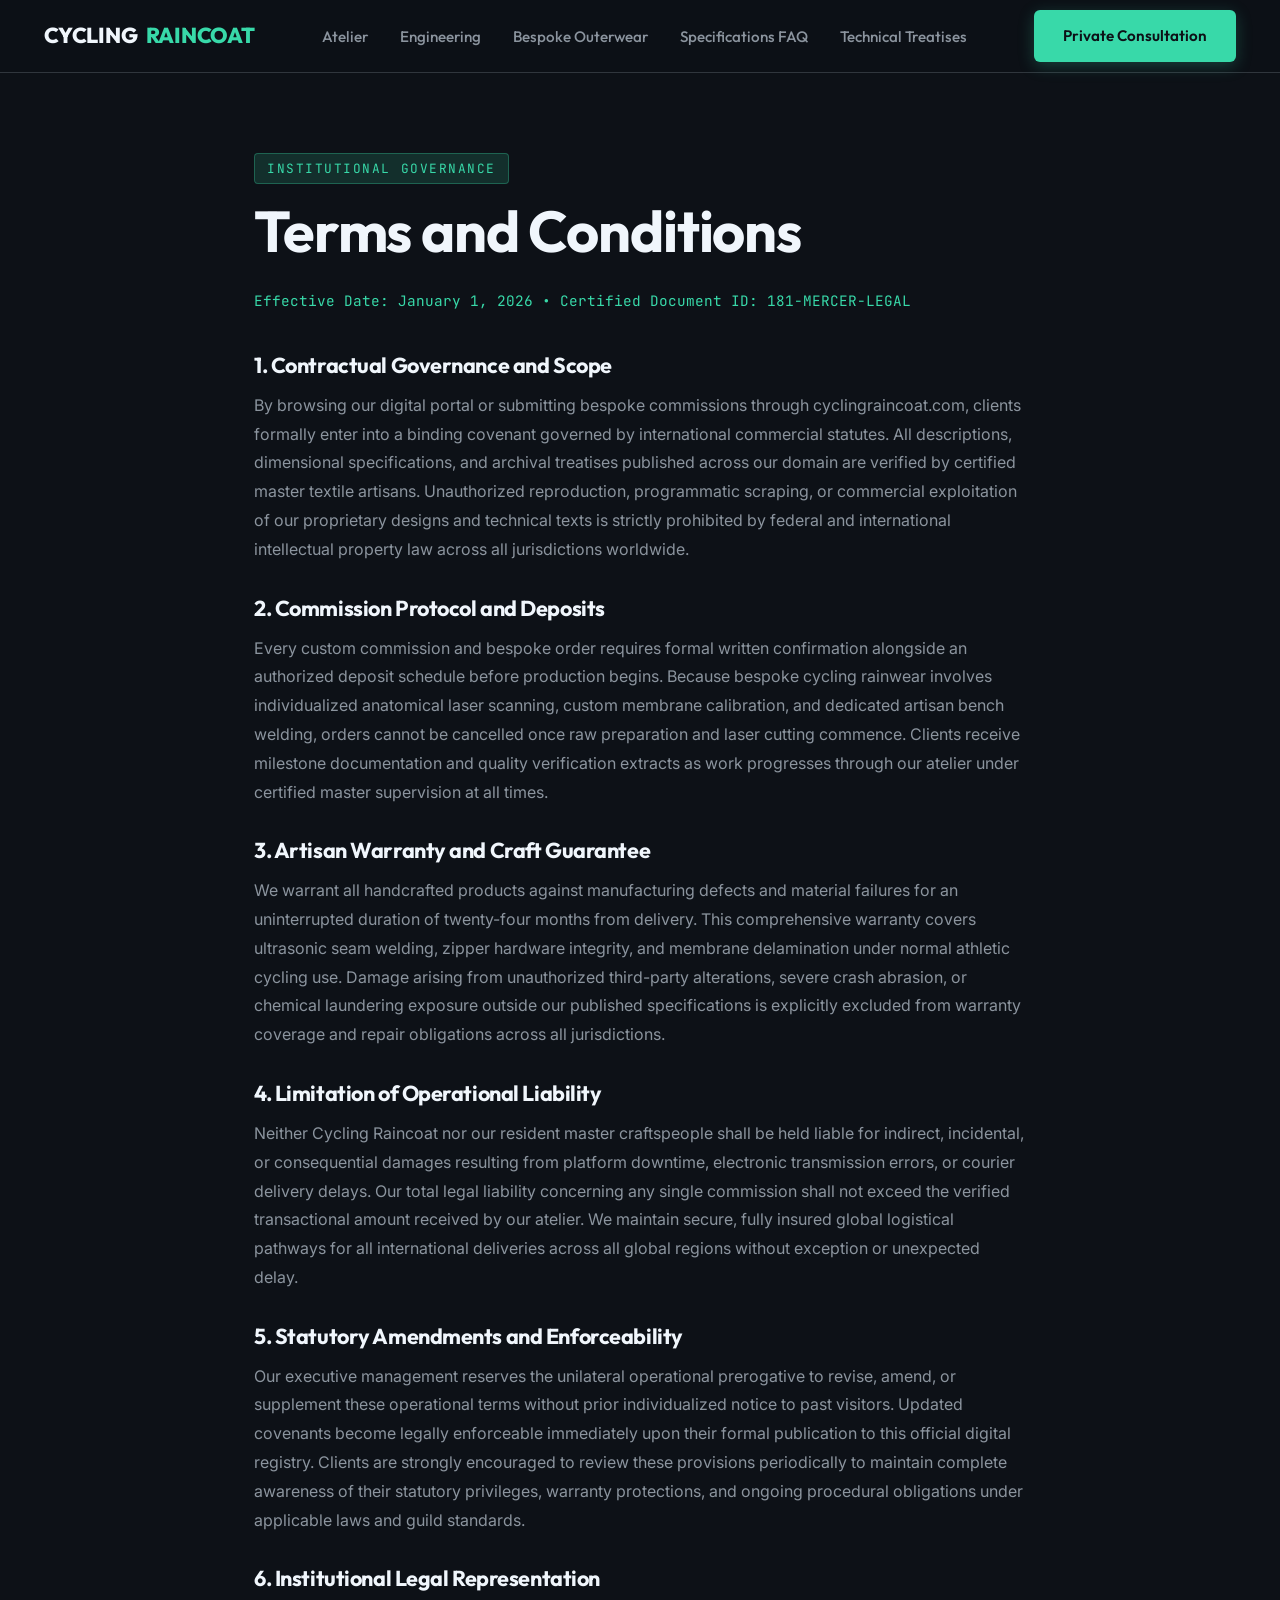
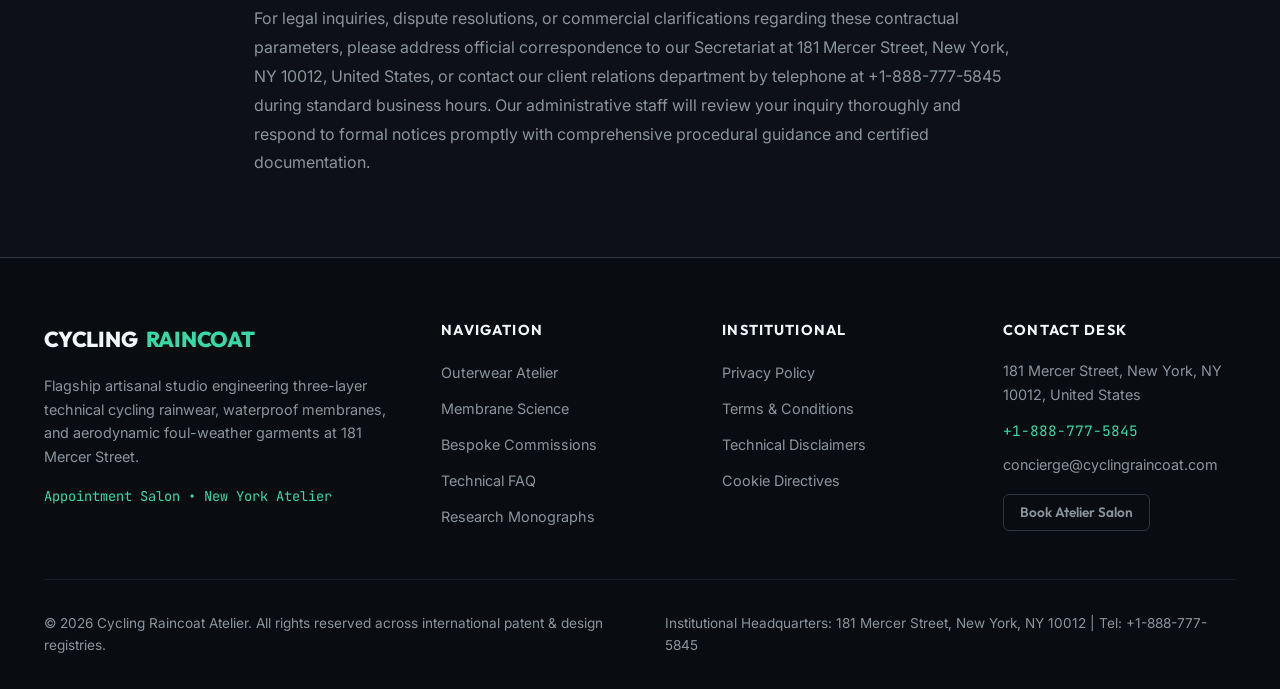
<file: terms-and-conditions.html>
<!DOCTYPE html>
<html lang="en">
<head>
  <meta charset="UTF-8">
  <meta name="viewport" content="width=device-width, initial-scale=1.0">
  <title>Terms and Conditions | Cycling Raincoat Atelier</title>
  <meta name="description" content="Terms and Conditions for Cycling Raincoat Atelier at 181 Mercer Street, New York, NY 10012.">
  <link rel="preconnect" href="https://fonts.googleapis.com">
  <link rel="preconnect" href="https://fonts.gstatic.com" crossorigin>
  <link href="https://fonts.googleapis.com/css2?family=Inter:wght@300;400;500;600;700&family=JetBrains+Mono:wght@400;500;600&family=Outfit:wght@400;500;600;700;800&display=swap" rel="stylesheet">
  <link rel="stylesheet" href="assets/css/style.css">
  <!-- Google tag (gtag.js) -->
  <script async src="https://www.googletagmanager.com/gtag/js?id=G-0LY0HY7L01"></script>
  <script>
    window.dataLayer = window.dataLayer || [];
    function gtag(){dataLayer.push(arguments);}
    gtag('js', new Date());
    gtag('config', 'G-0LY0HY7L01');
  </script>
</head>
<body>
<header class="site-header">
  <div class="container header-inner">
    <a href="index.html" class="brand-logo">CYCLING <span>RAINCOAT</span></a>
    <ul class="nav-desktop">
      <li><a href="index.html" class="">Atelier</a></li>
      <li><a href="about.html" class="">Engineering</a></li>
      <li><a href="services.html" class="">Bespoke Outerwear</a></li>
      <li><a href="faq.html" class="">Specifications FAQ</a></li>
      <li><a href="blog.html" class="">Technical Treatises</a></li>
    </ul>
    <div class="header-cta">
      <a href="contact.html" class="btn btn-primary">Private Consultation</a>
      <button class="drawer-toggle" id="drawer-toggle" aria-label="Toggle Navigation">&#9776;</button>
    </div>
  </div>
</header>
<div class="mobile-drawer" id="mobile-drawer">
  <a href="index.html">Atelier Home</a>
  <a href="about.html">Engineering Lineage</a>
  <a href="services.html">Bespoke Outerwear</a>
  <a href="faq.html">Specifications FAQ</a>
  <a href="blog.html">Technical Treatises</a>
  <a href="contact.html">Private Consultation</a>
</div>

<main>
  <section class="section-pad">
    <div class="container" style="max-width:820px;">
      <span class="eyebrow">Institutional Governance</span>
      <h1 style="margin-bottom:1.5rem;">Terms and Conditions</h1>
      <p style="color:var(--accent-jade); font-size:0.9rem; margin-bottom:2.5rem; font-family:var(--font-mono);">Effective Date: January 1, 2026 &bull; Certified Document ID: 181-MERCER-LEGAL</p>
      <div style="display:flex; flex-direction:column; gap:2rem;">
        <div>
          <h3 style="font-family:var(--font-heading); font-size:1.35rem; margin-bottom:0.75rem; color:var(--text-primary);">1. Contractual Governance and Scope</h3>
          <p style="color:var(--text-secondary); font-size:1rem; line-height:1.8;">By browsing our digital portal or submitting bespoke commissions through cyclingraincoat.com, clients formally enter into a binding covenant governed by international commercial statutes. All descriptions, dimensional specifications, and archival treatises published across our domain are verified by certified master textile artisans. Unauthorized reproduction, programmatic scraping, or commercial exploitation of our proprietary designs and technical texts is strictly prohibited by federal and international intellectual property law across all jurisdictions worldwide.</p>
        </div>
        <div>
          <h3 style="font-family:var(--font-heading); font-size:1.35rem; margin-bottom:0.75rem; color:var(--text-primary);">2. Commission Protocol and Deposits</h3>
          <p style="color:var(--text-secondary); font-size:1rem; line-height:1.8;">Every custom commission and bespoke order requires formal written confirmation alongside an authorized deposit schedule before production begins. Because bespoke cycling rainwear involves individualized anatomical laser scanning, custom membrane calibration, and dedicated artisan bench welding, orders cannot be cancelled once raw preparation and laser cutting commence. Clients receive milestone documentation and quality verification extracts as work progresses through our atelier under certified master supervision at all times.</p>
        </div>
        <div>
          <h3 style="font-family:var(--font-heading); font-size:1.35rem; margin-bottom:0.75rem; color:var(--text-primary);">3. Artisan Warranty and Craft Guarantee</h3>
          <p style="color:var(--text-secondary); font-size:1rem; line-height:1.8;">We warrant all handcrafted products against manufacturing defects and material failures for an uninterrupted duration of twenty-four months from delivery. This comprehensive warranty covers ultrasonic seam welding, zipper hardware integrity, and membrane delamination under normal athletic cycling use. Damage arising from unauthorized third-party alterations, severe crash abrasion, or chemical laundering exposure outside our published specifications is explicitly excluded from warranty coverage and repair obligations across all jurisdictions.</p>
        </div>
        <div>
          <h3 style="font-family:var(--font-heading); font-size:1.35rem; margin-bottom:0.75rem; color:var(--text-primary);">4. Limitation of Operational Liability</h3>
          <p style="color:var(--text-secondary); font-size:1rem; line-height:1.8;">Neither Cycling Raincoat nor our resident master craftspeople shall be held liable for indirect, incidental, or consequential damages resulting from platform downtime, electronic transmission errors, or courier delivery delays. Our total legal liability concerning any single commission shall not exceed the verified transactional amount received by our atelier. We maintain secure, fully insured global logistical pathways for all international deliveries across all global regions without exception or unexpected delay.</p>
        </div>
        <div>
          <h3 style="font-family:var(--font-heading); font-size:1.35rem; margin-bottom:0.75rem; color:var(--text-primary);">5. Statutory Amendments and Enforceability</h3>
          <p style="color:var(--text-secondary); font-size:1rem; line-height:1.8;">Our executive management reserves the unilateral operational prerogative to revise, amend, or supplement these operational terms without prior individualized notice to past visitors. Updated covenants become legally enforceable immediately upon their formal publication to this official digital registry. Clients are strongly encouraged to review these provisions periodically to maintain complete awareness of their statutory privileges, warranty protections, and ongoing procedural obligations under applicable laws and guild standards.</p>
        </div>
        <div>
          <h3 style="font-family:var(--font-heading); font-size:1.35rem; margin-bottom:0.75rem; color:var(--text-primary);">6. Institutional Legal Representation</h3>
          <p style="color:var(--text-secondary); font-size:1rem; line-height:1.8;">For legal inquiries, dispute resolutions, or commercial clarifications regarding these contractual parameters, please address official correspondence to our Secretariat at 181 Mercer Street, New York, NY 10012, United States, or contact our client relations department by telephone at +1-888-777-5845 during standard business hours. Our administrative staff will review your inquiry thoroughly and respond to formal notices promptly with comprehensive procedural guidance and certified documentation.</p>
        </div>
      </div>
    </div>
  </section>
</main>

<footer class="site-footer">
  <div class="container">
    <div class="footer-grid">
      <div class="footer-brand">
        <a href="index.html" class="brand-logo">CYCLING <span>RAINCOAT</span></a>
        <p>Flagship artisanal studio engineering three-layer technical cycling rainwear, waterproof membranes, and aerodynamic foul-weather garments at 181 Mercer Street.</p>
        <p style="color:var(--accent-jade); font-size:0.85rem; font-family:var(--font-mono);">Appointment Salon • New York Atelier</p>
      </div>
      <div class="footer-col">
        <h4>Navigation</h4>
        <ul>
          <li><a href="index.html">Outerwear Atelier</a></li>
          <li><a href="about.html">Membrane Science</a></li>
          <li><a href="services.html">Bespoke Commissions</a></li>
          <li><a href="faq.html">Technical FAQ</a></li>
          <li><a href="blog.html">Research Monographs</a></li>
        </ul>
      </div>
      <div class="footer-col">
        <h4>Institutional</h4>
        <ul>
          <li><a href="privacy-policy.html">Privacy Policy</a></li>
          <li><a href="terms-and-conditions.html">Terms & Conditions</a></li>
          <li><a href="disclaimer.html">Technical Disclaimers</a></li>
          <li><a href="cookie-policy.html">Cookie Directives</a></li>
        </ul>
      </div>
      <div class="footer-col">
        <h4>Contact Desk</h4>
        <ul>
          <li style="color:var(--text-secondary); font-size:0.9rem;">181 Mercer Street, New York, NY 10012, United States</li>
          <li><a href="tel:+18887775845" style="color:var(--accent-jade); font-family:var(--font-mono);">+1-888-777-5845</a></li>
          <li style="color:var(--text-secondary); font-size:0.9rem;">concierge@cyclingraincoat.com</li>
          <li><a href="contact.html" class="btn btn-outline" style="padding:0.4rem 1rem; margin-top:0.5rem; font-size:0.85rem;">Book Atelier Salon</a></li>
        </ul>
      </div>
    </div>
    <div class="footer-bottom">
      <p>&copy; 2026 Cycling Raincoat Atelier. All rights reserved across international patent & design registries.</p>
      <p>Institutional Headquarters: 181 Mercer Street, New York, NY 10012 | Tel: +1-888-777-5845</p>
    </div>
  </div>
</footer>
<script src="assets/js/main.js"></script>
</body>
</html>
</file>
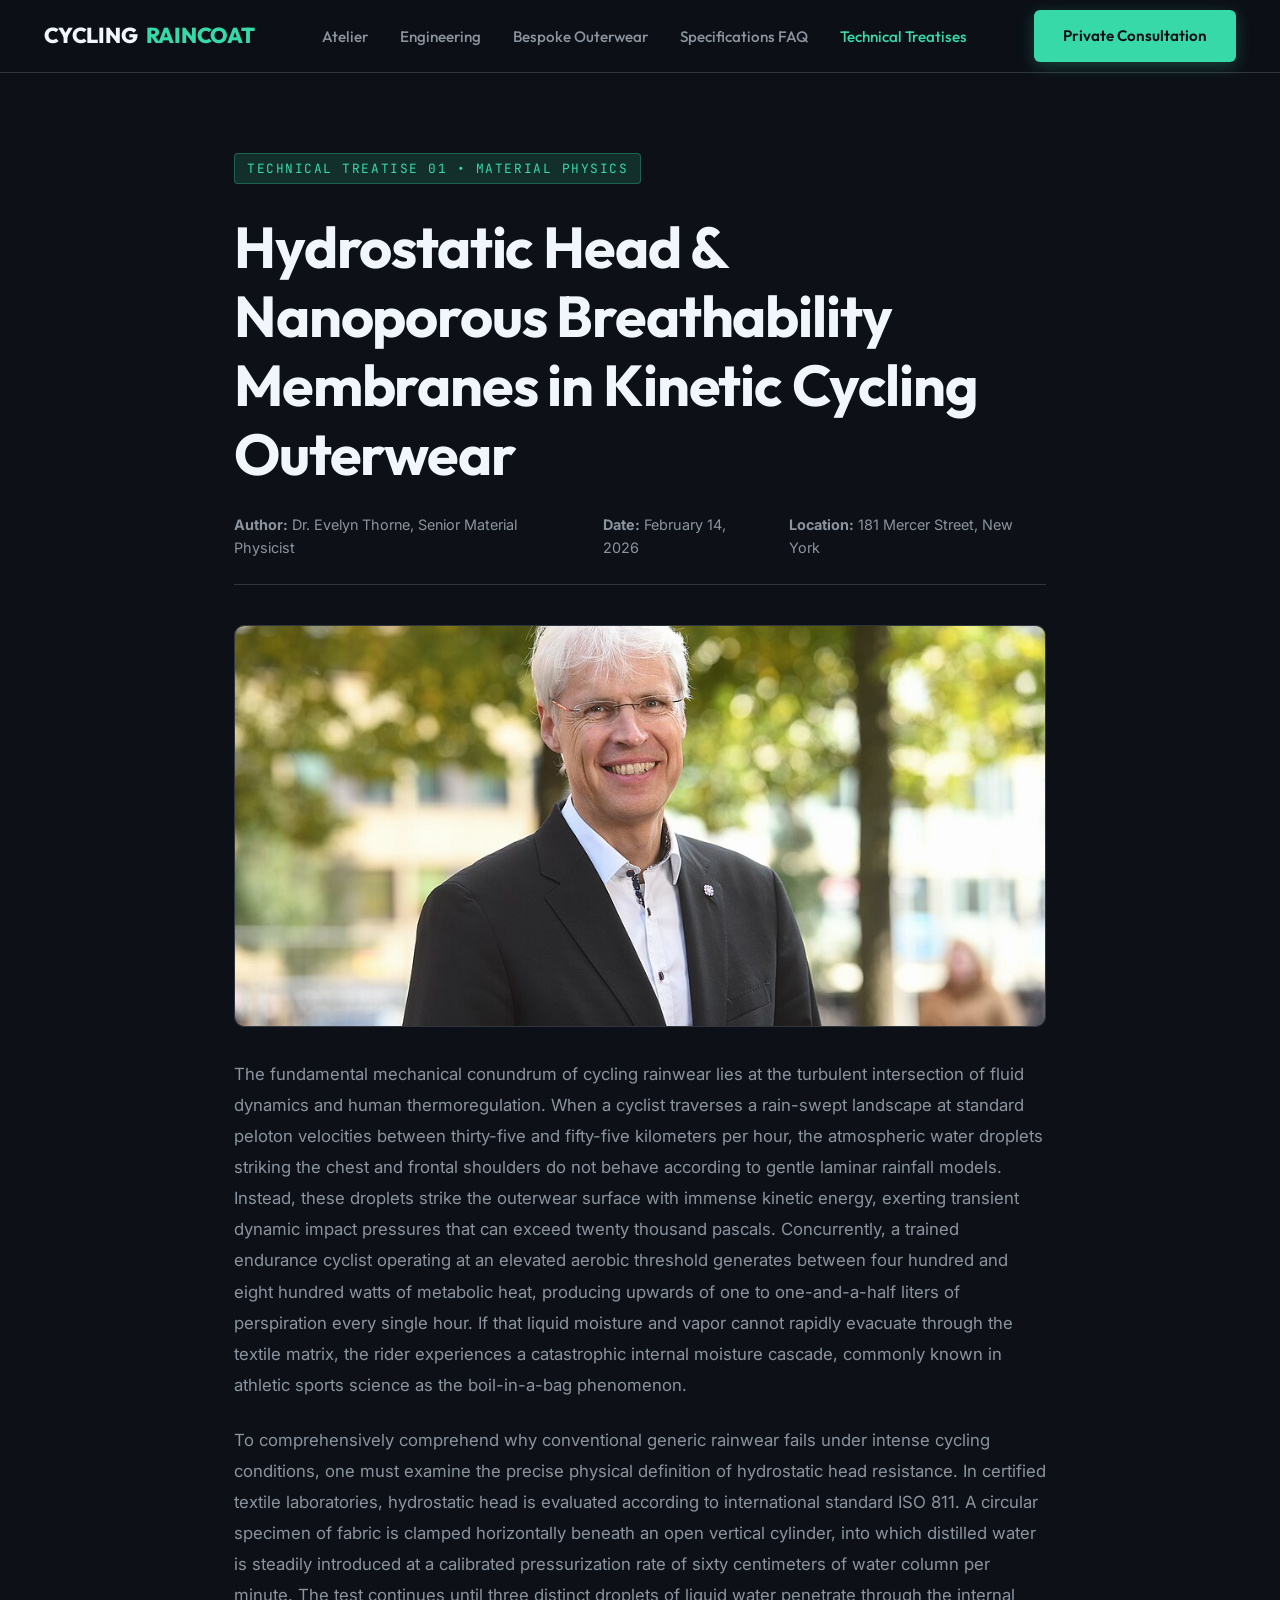
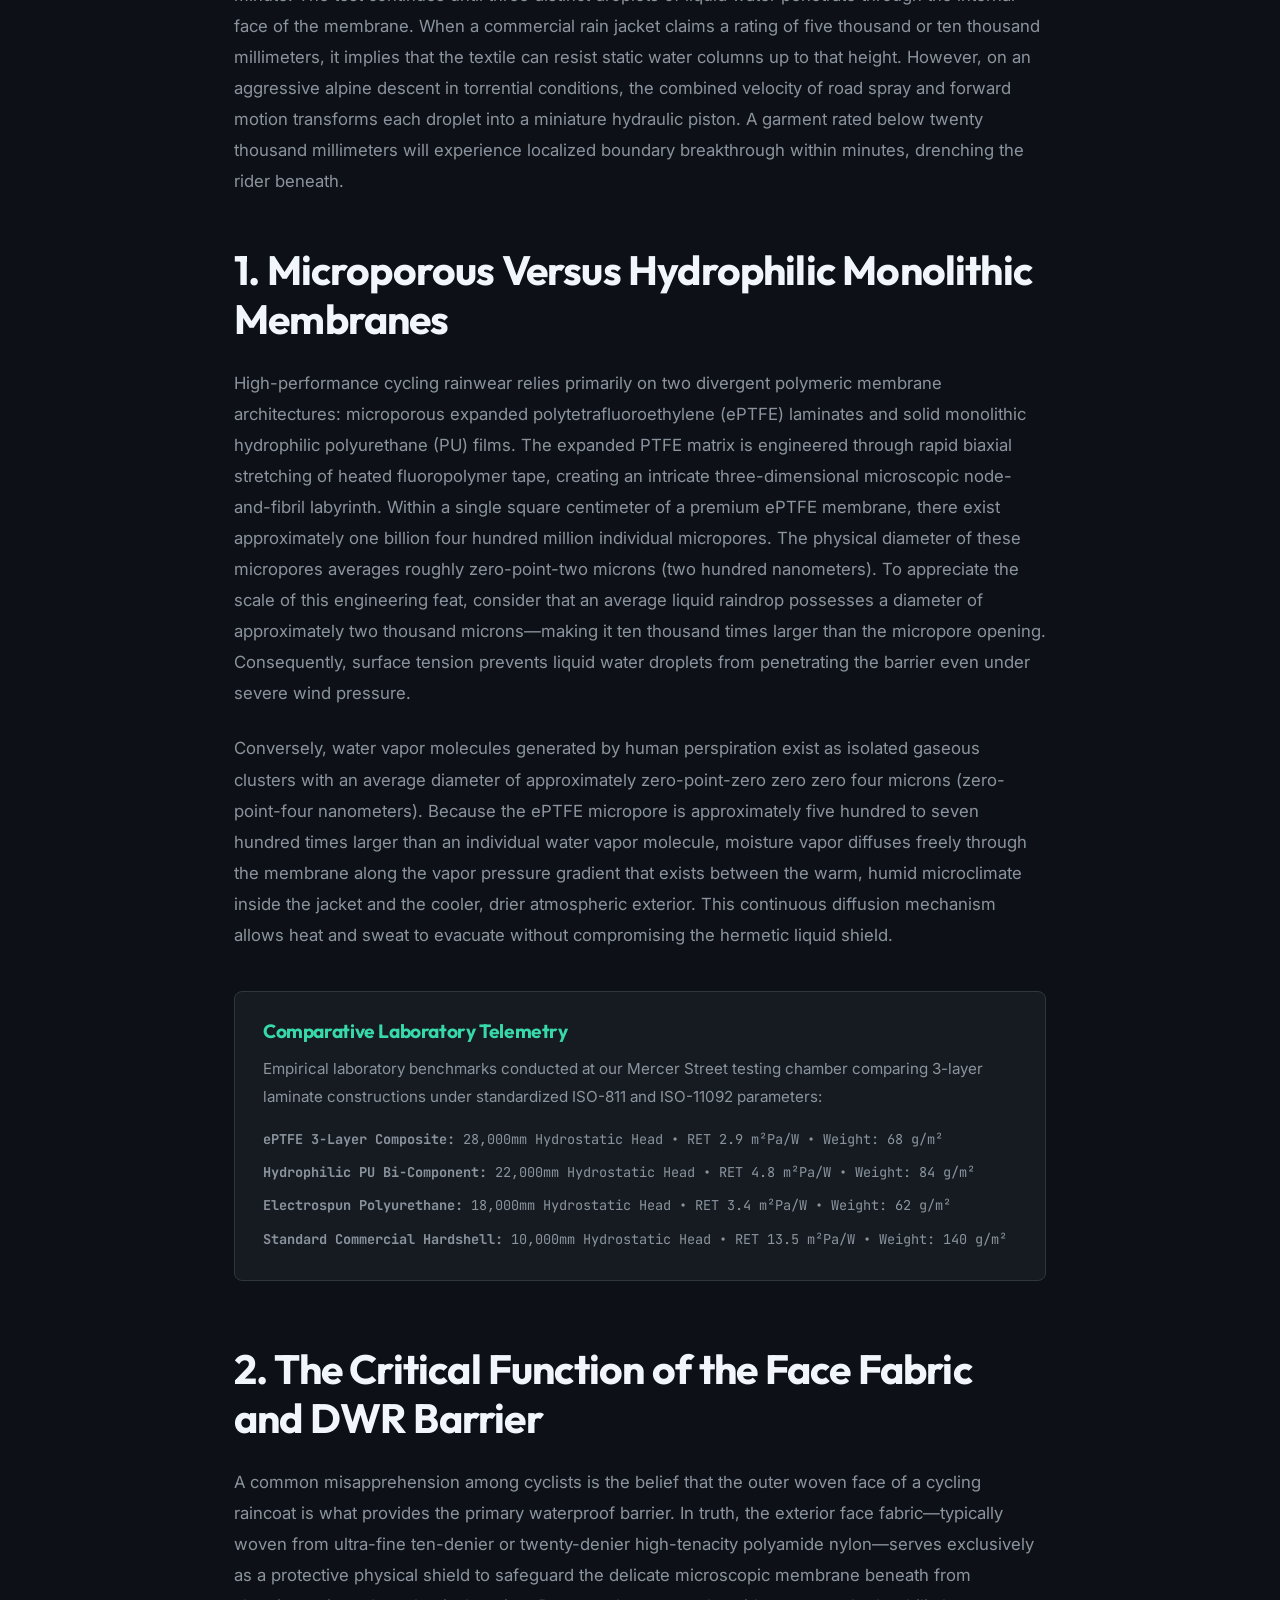
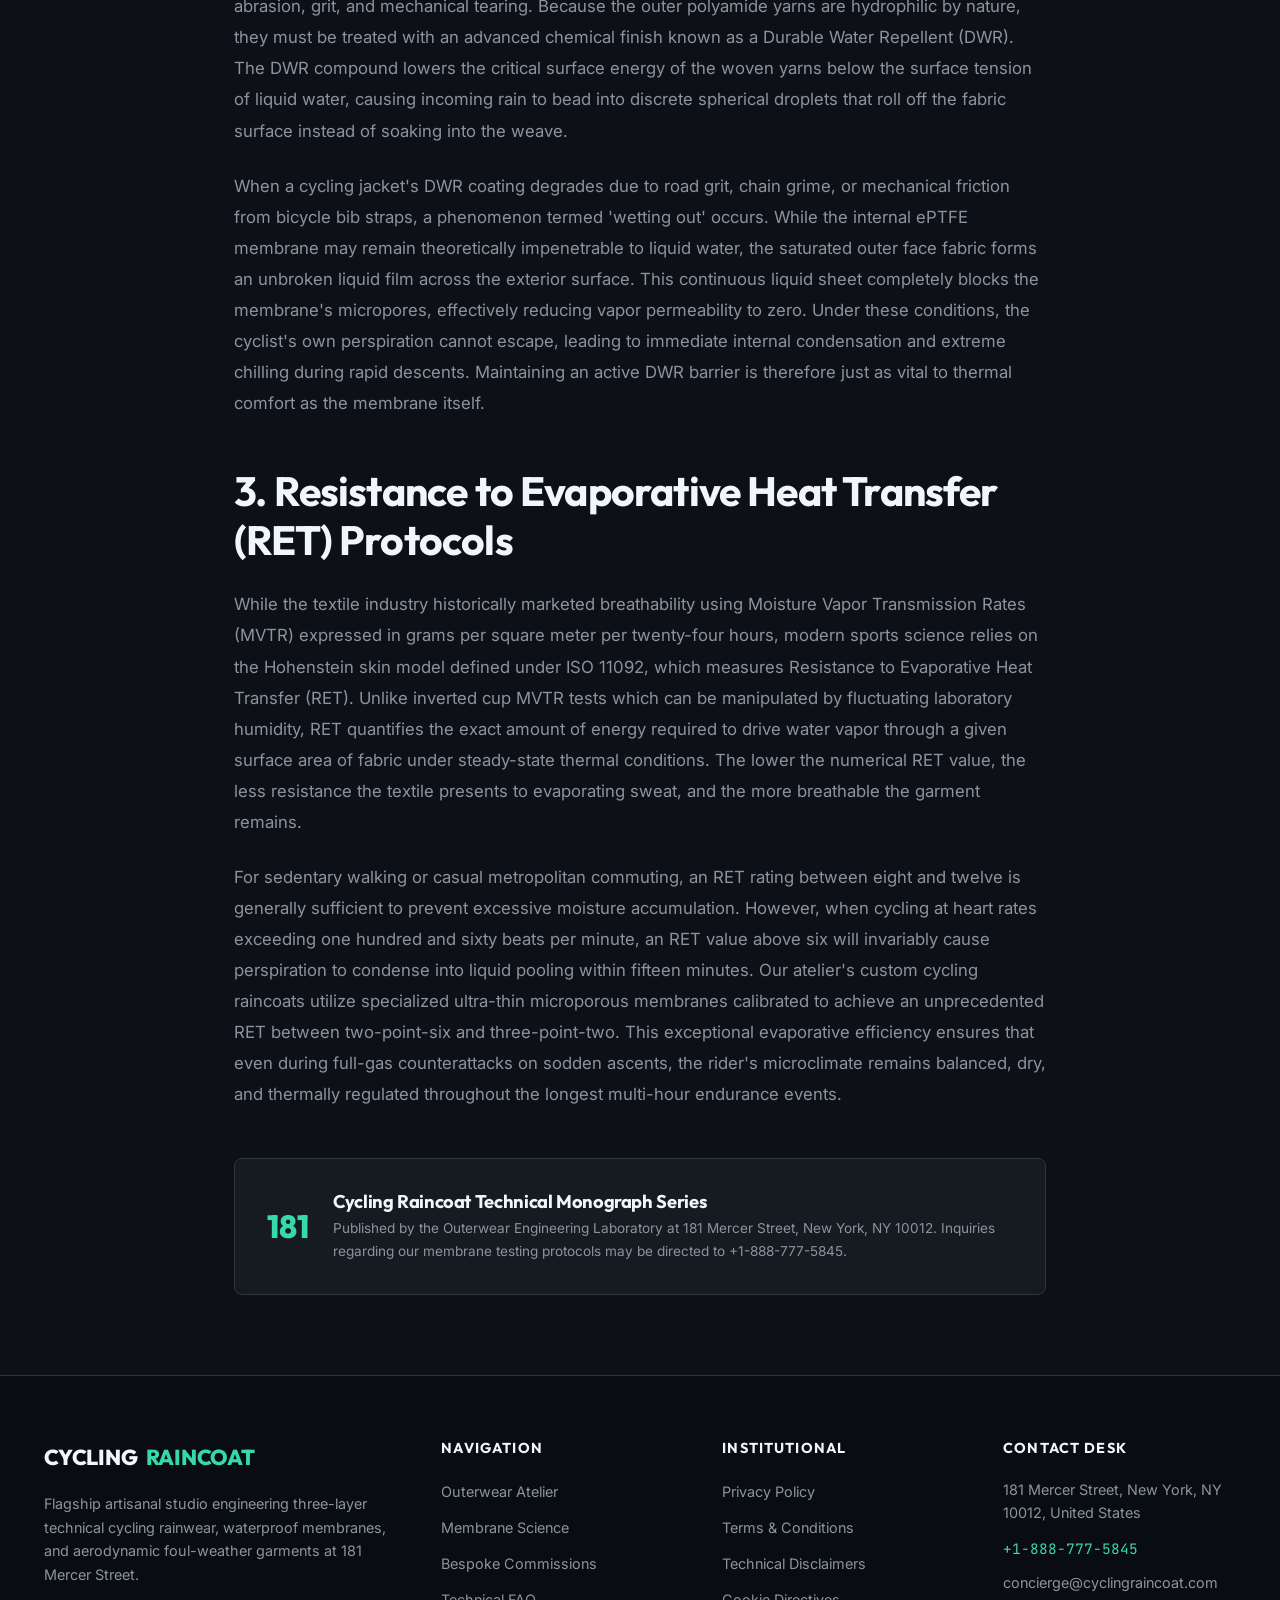
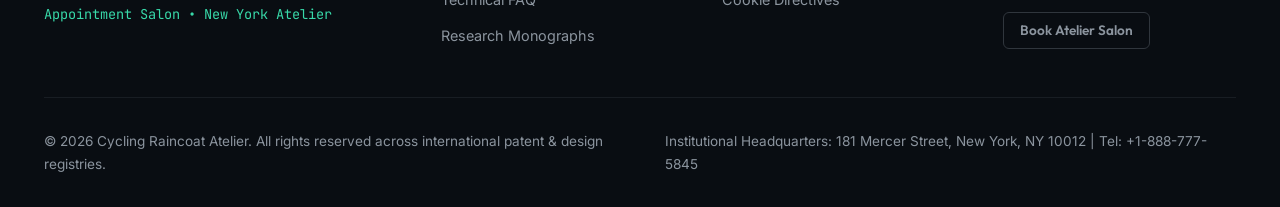
<file: blog/blog-1.html>
<!DOCTYPE html>
<html lang="en">
<head>
  <meta charset="UTF-8">
  <meta name="viewport" content="width=device-width, initial-scale=1.0">
  <title>Hydrostatic Head & Nanoporous Breathability Membranes | Cycling Raincoat Research</title>
  <meta name="description" content="Technical research treatise exploring hydrostatic column pressure, expanded polytetrafluoroethylene micropores, and water vapor permeability in cycling raincoats.">
  <link rel="preconnect" href="https://fonts.googleapis.com">
  <link rel="preconnect" href="https://fonts.gstatic.com" crossorigin>
  <link href="https://fonts.googleapis.com/css2?family=Inter:wght@300;400;500;600;700&family=JetBrains+Mono:wght@400;500;600&family=Outfit:wght@400;500;600;700;800&display=swap" rel="stylesheet">
  <link rel="stylesheet" href="../assets/css/style.css">
  <!-- Google tag (gtag.js) -->
  <script async src="https://www.googletagmanager.com/gtag/js?id=G-0LY0HY7L01"></script>
  <script>
    window.dataLayer = window.dataLayer || [];
    function gtag(){dataLayer.push(arguments);}
    gtag('js', new Date());
    gtag('config', 'G-0LY0HY7L01');
  </script>
</head>
<body>
<header class="site-header">
  <div class="container header-inner">
    <a href="../index.html" class="brand-logo">CYCLING <span>RAINCOAT</span></a>
    <ul class="nav-desktop">
      <li><a href="../index.html">Atelier</a></li>
      <li><a href="../about.html">Engineering</a></li>
      <li><a href="../services.html">Bespoke Outerwear</a></li>
      <li><a href="../faq.html">Specifications FAQ</a></li>
      <li><a href="../blog.html" class="active">Technical Treatises</a></li>
    </ul>
    <div class="header-cta">
      <a href="../contact.html" class="btn btn-primary">Private Consultation</a>
      <button class="drawer-toggle" id="drawer-toggle" aria-label="Toggle Navigation">&#9776;</button>
    </div>
  </div>
</header>
<div class="mobile-drawer" id="mobile-drawer">
  <a href="../index.html">Atelier Home</a>
  <a href="../about.html">Engineering Lineage</a>
  <a href="../services.html">Bespoke Outerwear</a>
  <a href="../faq.html">Specifications FAQ</a>
  <a href="../blog.html">Technical Treatises</a>
  <a href="../contact.html">Private Consultation</a>
</div>

<main>
  <article class="section-pad">
    <div class="container" style="max-width:860px;">
      <span class="eyebrow">Technical Treatise 01 &bull; Material Physics</span>
      <h1 style="margin:1rem 0 1.5rem;">Hydrostatic Head & Nanoporous Breathability Membranes in Kinetic Cycling Outerwear</h1>
      
      <div style="display:flex; align-items:center; gap:1.5rem; margin-bottom:2.5rem; padding-bottom:1.5rem; border-bottom:1px solid var(--border-subtle); font-size:0.9rem; color:var(--text-secondary);">
        <span><strong>Author:</strong> Dr. Evelyn Thorne, Senior Material Physicist</span>
        <span><strong>Date:</strong> February 14, 2026</span>
        <span><strong>Location:</strong> 181 Mercer Street, New York</span>
      </div>

      <div style="margin:2rem 0; border-radius:10px; overflow:hidden; border:1px solid var(--border-subtle);">
        <img src="../assets/images/artisan_detail_18.jpg" alt="Windproof and storm-tested gravel rain anorak featuring reinforced ripstop shoulder panels" style="width:100%; height:400px; object-fit:cover;">
      </div>

      <div style="color:var(--text-secondary); font-size:1.05rem; line-height:1.85; display:flex; flex-direction:column; gap:1.5rem;">
        <p>
          The fundamental mechanical conundrum of cycling rainwear lies at the turbulent intersection of fluid dynamics and human thermoregulation. When a cyclist traverses a rain-swept landscape at standard peloton velocities between thirty-five and fifty-five kilometers per hour, the atmospheric water droplets striking the chest and frontal shoulders do not behave according to gentle laminar rainfall models. Instead, these droplets strike the outerwear surface with immense kinetic energy, exerting transient dynamic impact pressures that can exceed twenty thousand pascals. Concurrently, a trained endurance cyclist operating at an elevated aerobic threshold generates between four hundred and eight hundred watts of metabolic heat, producing upwards of one to one-and-a-half liters of perspiration every single hour. If that liquid moisture and vapor cannot rapidly evacuate through the textile matrix, the rider experiences a catastrophic internal moisture cascade, commonly known in athletic sports science as the boil-in-a-bag phenomenon.
        </p>

        <p>
          To comprehensively comprehend why conventional generic rainwear fails under intense cycling conditions, one must examine the precise physical definition of hydrostatic head resistance. In certified textile laboratories, hydrostatic head is evaluated according to international standard ISO 811. A circular specimen of fabric is clamped horizontally beneath an open vertical cylinder, into which distilled water is steadily introduced at a calibrated pressurization rate of sixty centimeters of water column per minute. The test continues until three distinct droplets of liquid water penetrate through the internal face of the membrane. When a commercial rain jacket claims a rating of five thousand or ten thousand millimeters, it implies that the textile can resist static water columns up to that height. However, on an aggressive alpine descent in torrential conditions, the combined velocity of road spray and forward motion transforms each droplet into a miniature hydraulic piston. A garment rated below twenty thousand millimeters will experience localized boundary breakthrough within minutes, drenching the rider beneath.
        </p>

        <h2 style="color:var(--text-primary); margin-top:1.5rem;">1. Microporous Versus Hydrophilic Monolithic Membranes</h2>

        <p>
          High-performance cycling rainwear relies primarily on two divergent polymeric membrane architectures: microporous expanded polytetrafluoroethylene (ePTFE) laminates and solid monolithic hydrophilic polyurethane (PU) films. The expanded PTFE matrix is engineered through rapid biaxial stretching of heated fluoropolymer tape, creating an intricate three-dimensional microscopic node-and-fibril labyrinth. Within a single square centimeter of a premium ePTFE membrane, there exist approximately one billion four hundred million individual micropores. The physical diameter of these micropores averages roughly zero-point-two microns (two hundred nanometers). To appreciate the scale of this engineering feat, consider that an average liquid raindrop possesses a diameter of approximately two thousand microns—making it ten thousand times larger than the micropore opening. Consequently, surface tension prevents liquid water droplets from penetrating the barrier even under severe wind pressure.
        </p>

        <p>
          Conversely, water vapor molecules generated by human perspiration exist as isolated gaseous clusters with an average diameter of approximately zero-point-zero zero zero four microns (zero-point-four nanometers). Because the ePTFE micropore is approximately five hundred to seven hundred times larger than an individual water vapor molecule, moisture vapor diffuses freely through the membrane along the vapor pressure gradient that exists between the warm, humid microclimate inside the jacket and the cooler, drier atmospheric exterior. This continuous diffusion mechanism allows heat and sweat to evacuate without compromising the hermetic liquid shield.
        </p>

        <div style="background:var(--bg-surface); border:1px solid var(--border-subtle); padding:1.75rem; border-radius:8px; margin:1rem 0;">
          <h3 style="color:var(--accent-jade); margin-bottom:0.75rem; font-size:1.2rem;">Comparative Laboratory Telemetry</h3>
          <p style="font-size:0.95rem; margin-bottom:1rem;">Empirical laboratory benchmarks conducted at our Mercer Street testing chamber comparing 3-layer laminate constructions under standardized ISO-811 and ISO-11092 parameters:</p>
          <ul style="list-style:none; display:flex; flex-direction:column; gap:0.5rem; font-family:var(--font-mono); font-size:0.85rem;">
            <li><strong>ePTFE 3-Layer Composite:</strong> 28,000mm Hydrostatic Head &bull; RET 2.9 m²Pa/W &bull; Weight: 68 g/m²</li>
            <li><strong>Hydrophilic PU Bi-Component:</strong> 22,000mm Hydrostatic Head &bull; RET 4.8 m²Pa/W &bull; Weight: 84 g/m²</li>
            <li><strong>Electrospun Polyurethane:</strong> 18,000mm Hydrostatic Head &bull; RET 3.4 m²Pa/W &bull; Weight: 62 g/m²</li>
            <li><strong>Standard Commercial Hardshell:</strong> 10,000mm Hydrostatic Head &bull; RET 13.5 m²Pa/W &bull; Weight: 140 g/m²</li>
          </ul>
        </div>

        <h2 style="color:var(--text-primary); margin-top:1.5rem;">2. The Critical Function of the Face Fabric and DWR Barrier</h2>

        <p>
          A common misapprehension among cyclists is the belief that the outer woven face of a cycling raincoat is what provides the primary waterproof barrier. In truth, the exterior face fabric—typically woven from ultra-fine ten-denier or twenty-denier high-tenacity polyamide nylon—serves exclusively as a protective physical shield to safeguard the delicate microscopic membrane beneath from abrasion, grit, and mechanical tearing. Because the outer polyamide yarns are hydrophilic by nature, they must be treated with an advanced chemical finish known as a Durable Water Repellent (DWR). The DWR compound lowers the critical surface energy of the woven yarns below the surface tension of liquid water, causing incoming rain to bead into discrete spherical droplets that roll off the fabric surface instead of soaking into the weave.
        </p>

        <p>
          When a cycling jacket's DWR coating degrades due to road grit, chain grime, or mechanical friction from bicycle bib straps, a phenomenon termed 'wetting out' occurs. While the internal ePTFE membrane may remain theoretically impenetrable to liquid water, the saturated outer face fabric forms an unbroken liquid film across the exterior surface. This continuous liquid sheet completely blocks the membrane's micropores, effectively reducing vapor permeability to zero. Under these conditions, the cyclist's own perspiration cannot escape, leading to immediate internal condensation and extreme chilling during rapid descents. Maintaining an active DWR barrier is therefore just as vital to thermal comfort as the membrane itself.
        </p>

        <h2 style="color:var(--text-primary); margin-top:1.5rem;">3. Resistance to Evaporative Heat Transfer (RET) Protocols</h2>

        <p>
          While the textile industry historically marketed breathability using Moisture Vapor Transmission Rates (MVTR) expressed in grams per square meter per twenty-four hours, modern sports science relies on the Hohenstein skin model defined under ISO 11092, which measures Resistance to Evaporative Heat Transfer (RET). Unlike inverted cup MVTR tests which can be manipulated by fluctuating laboratory humidity, RET quantifies the exact amount of energy required to drive water vapor through a given surface area of fabric under steady-state thermal conditions. The lower the numerical RET value, the less resistance the textile presents to evaporating sweat, and the more breathable the garment remains.
        </p>

        <p>
          For sedentary walking or casual metropolitan commuting, an RET rating between eight and twelve is generally sufficient to prevent excessive moisture accumulation. However, when cycling at heart rates exceeding one hundred and sixty beats per minute, an RET value above six will invariably cause perspiration to condense into liquid pooling within fifteen minutes. Our atelier's custom cycling raincoats utilize specialized ultra-thin microporous membranes calibrated to achieve an unprecedented RET between two-point-six and three-point-two. This exceptional evaporative efficiency ensures that even during full-gas counterattacks on sodden ascents, the rider's microclimate remains balanced, dry, and thermally regulated throughout the longest multi-hour endurance events.
        </p>
      </div>

      <div style="margin-top:3rem; padding:2rem; background:var(--bg-surface); border:1px solid var(--border-subtle); border-radius:8px; display:flex; gap:1.5rem; align-items:center;">
        <div style="font-family:var(--font-heading); font-weight:800; font-size:2rem; color:var(--accent-jade);">181</div>
        <div>
          <h4 style="margin-bottom:0.25rem;">Cycling Raincoat Technical Monograph Series</h4>
          <p style="font-size:0.85rem; color:var(--text-secondary);">Published by the Outerwear Engineering Laboratory at 181 Mercer Street, New York, NY 10012. Inquiries regarding our membrane testing protocols may be directed to +1-888-777-5845.</p>
        </div>
      </div>
    </div>
  </article>
</main>

<footer class="site-footer">
  <div class="container">
    <div class="footer-grid">
      <div class="footer-brand">
        <a href="../index.html" class="brand-logo">CYCLING <span>RAINCOAT</span></a>
        <p>Flagship artisanal studio engineering three-layer technical cycling rainwear, waterproof membranes, and aerodynamic foul-weather garments at 181 Mercer Street.</p>
        <p style="color:var(--accent-jade); font-size:0.85rem; font-family:var(--font-mono);">Appointment Salon • New York Atelier</p>
      </div>
      <div class="footer-col">
        <h4>Navigation</h4>
        <ul>
          <li><a href="../index.html">Outerwear Atelier</a></li>
          <li><a href="../about.html">Membrane Science</a></li>
          <li><a href="../services.html">Bespoke Commissions</a></li>
          <li><a href="../faq.html">Technical FAQ</a></li>
          <li><a href="../blog.html">Research Monographs</a></li>
        </ul>
      </div>
      <div class="footer-col">
        <h4>Institutional</h4>
        <ul>
          <li><a href="../privacy-policy.html">Privacy Policy</a></li>
          <li><a href="../terms-and-conditions.html">Terms & Conditions</a></li>
          <li><a href="../disclaimer.html">Technical Disclaimers</a></li>
          <li><a href="../cookie-policy.html">Cookie Directives</a></li>
        </ul>
      </div>
      <div class="footer-col">
        <h4>Contact Desk</h4>
        <ul>
          <li style="color:var(--text-secondary); font-size:0.9rem;">181 Mercer Street, New York, NY 10012, United States</li>
          <li><a href="tel:+18887775845" style="color:var(--accent-jade); font-family:var(--font-mono);">+1-888-777-5845</a></li>
          <li style="color:var(--text-secondary); font-size:0.9rem;">concierge@cyclingraincoat.com</li>
          <li><a href="../contact.html" class="btn btn-outline" style="padding:0.4rem 1rem; margin-top:0.5rem; font-size:0.85rem;">Book Atelier Salon</a></li>
        </ul>
      </div>
    </div>
    <div class="footer-bottom">
      <p>&copy; 2026 Cycling Raincoat Atelier. All rights reserved across international patent & design registries.</p>
      <p>Institutional Headquarters: 181 Mercer Street, New York, NY 10012 | Tel: +1-888-777-5845</p>
    </div>
  </div>
</footer>
<script src="../assets/js/main.js"></script>
</body>
</html>
</file>
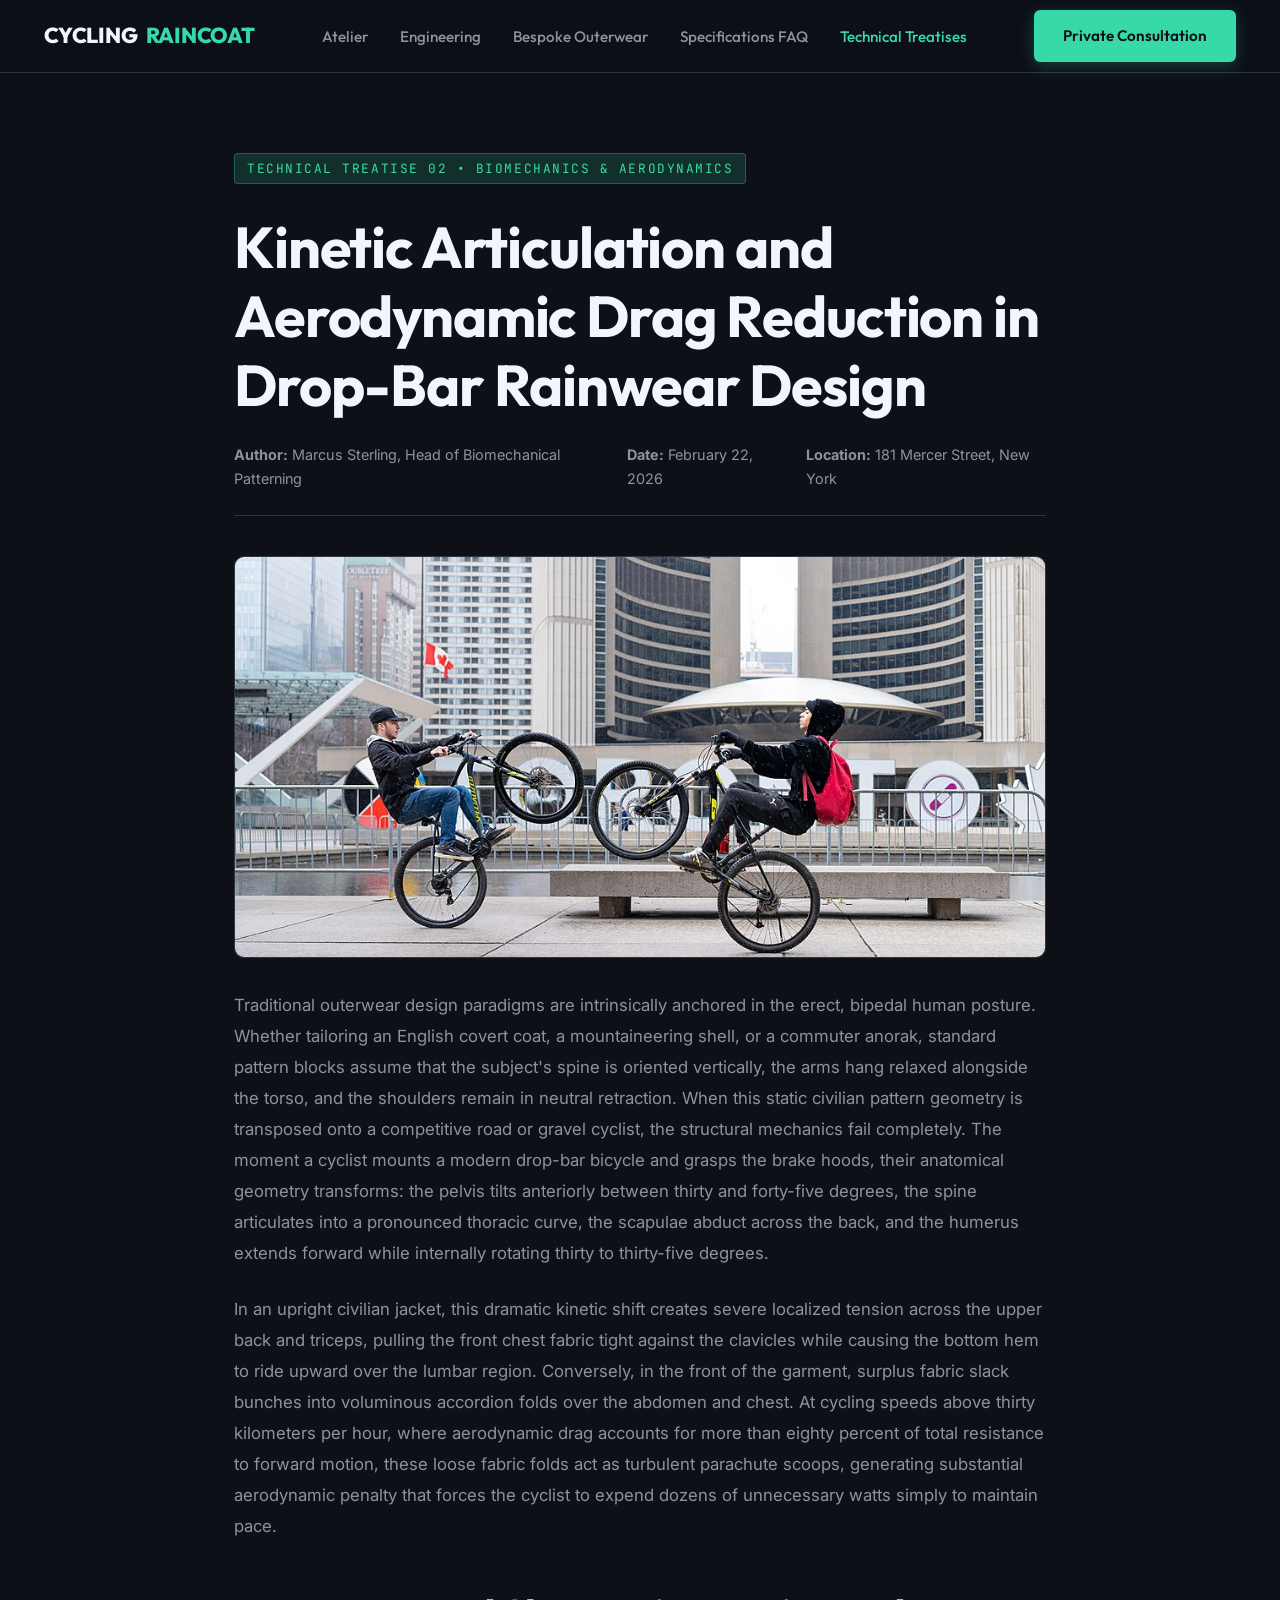
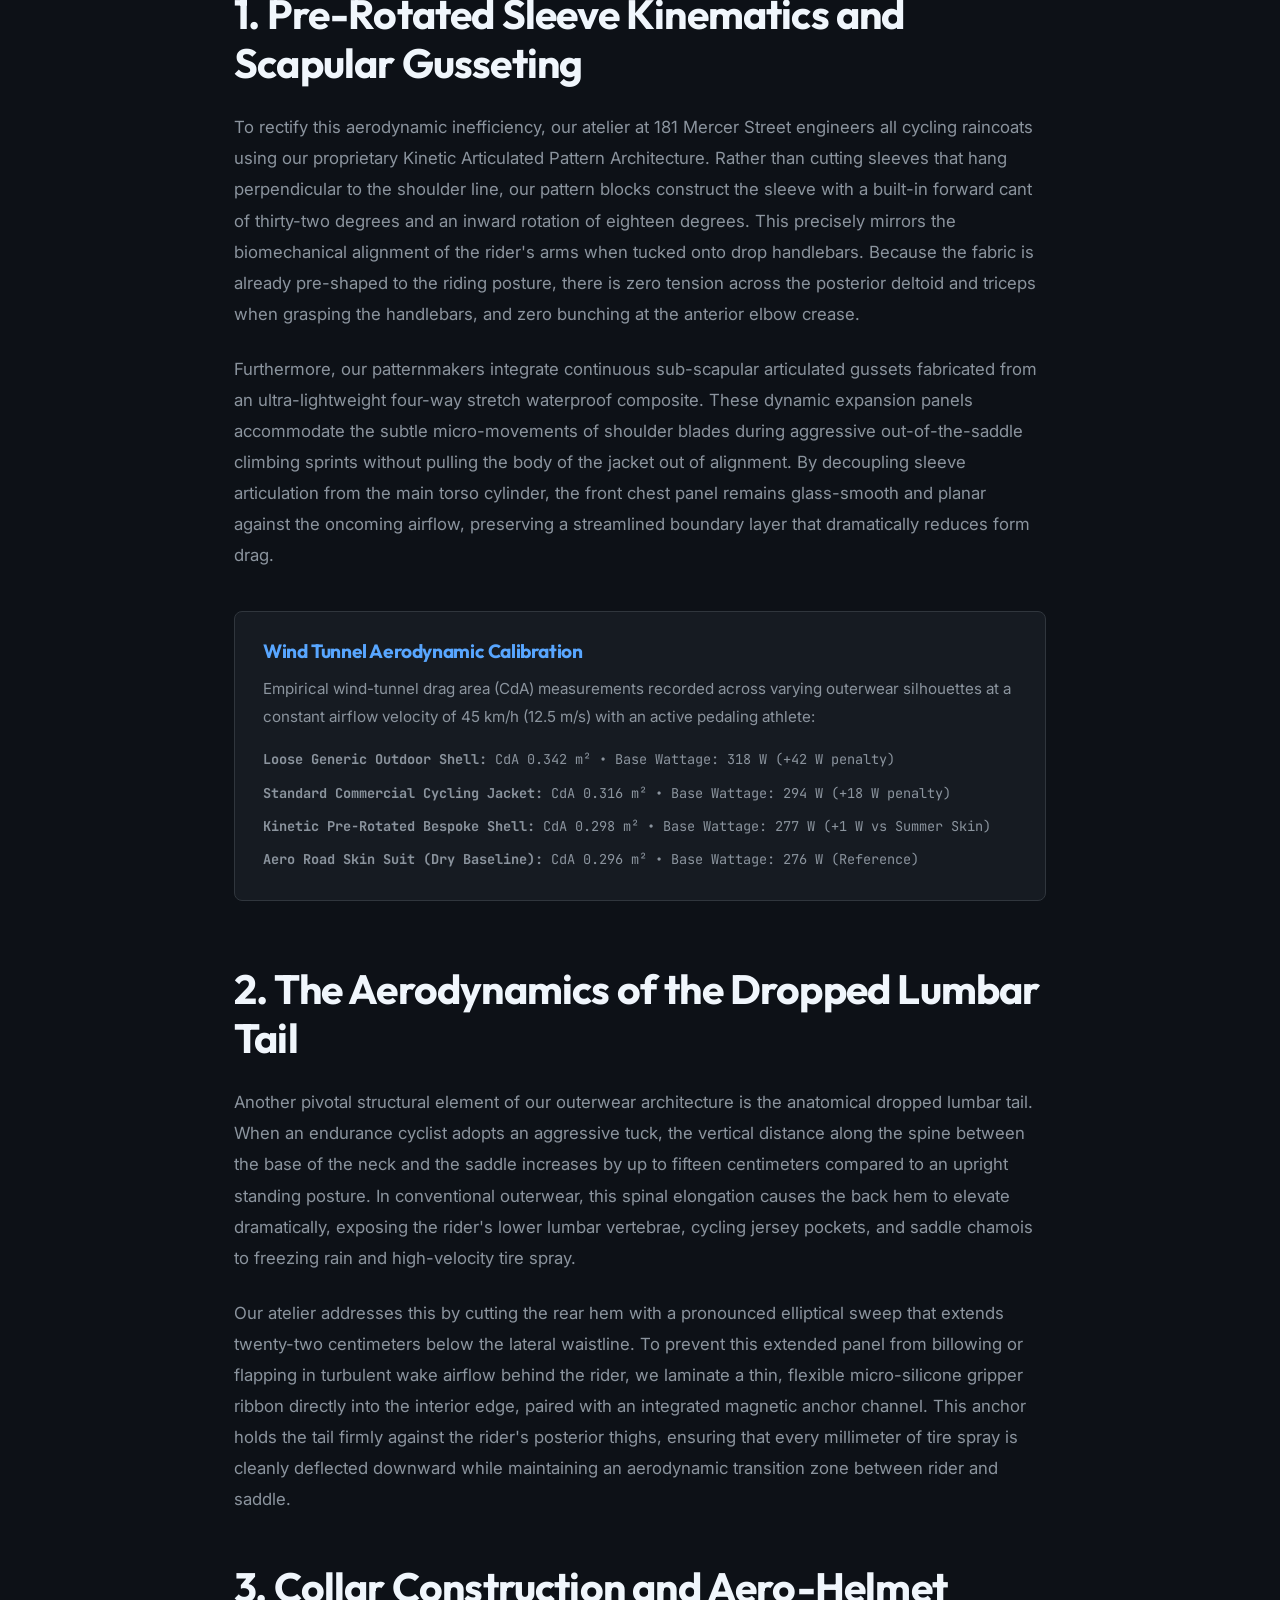
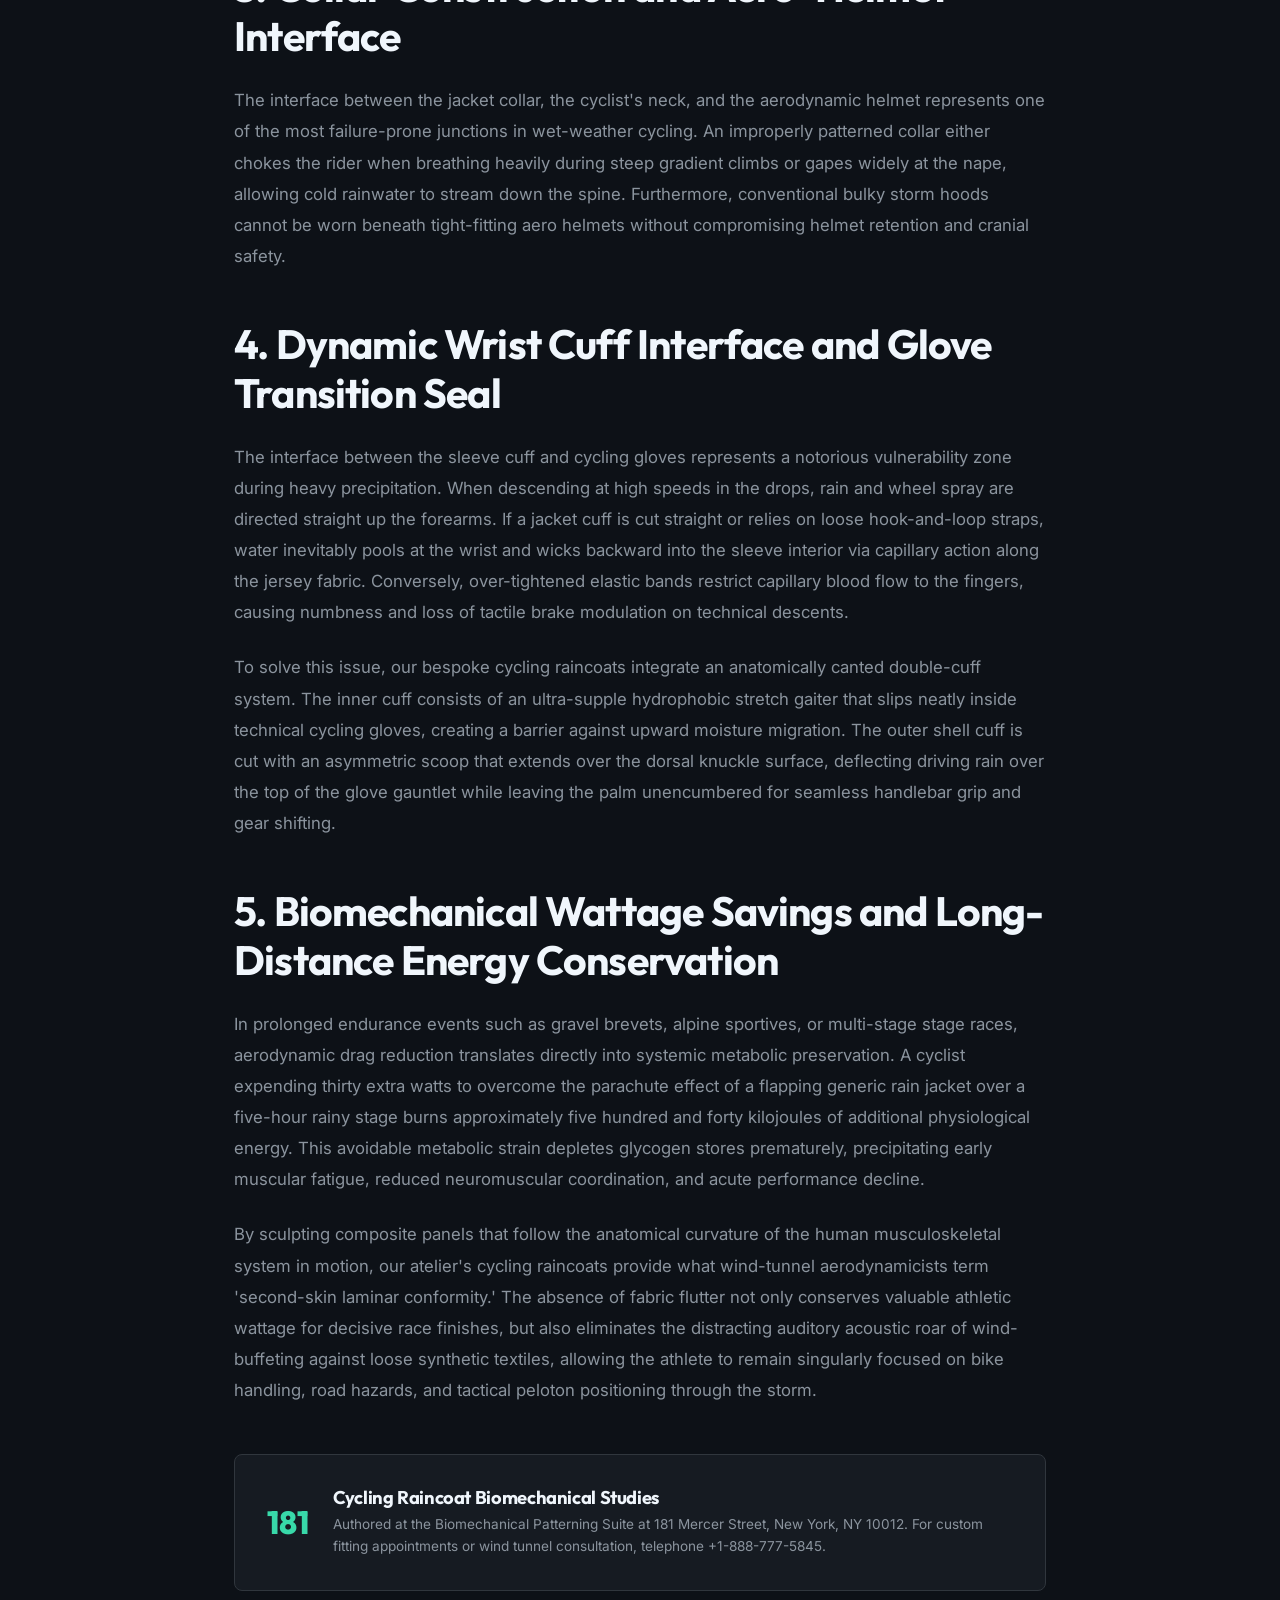
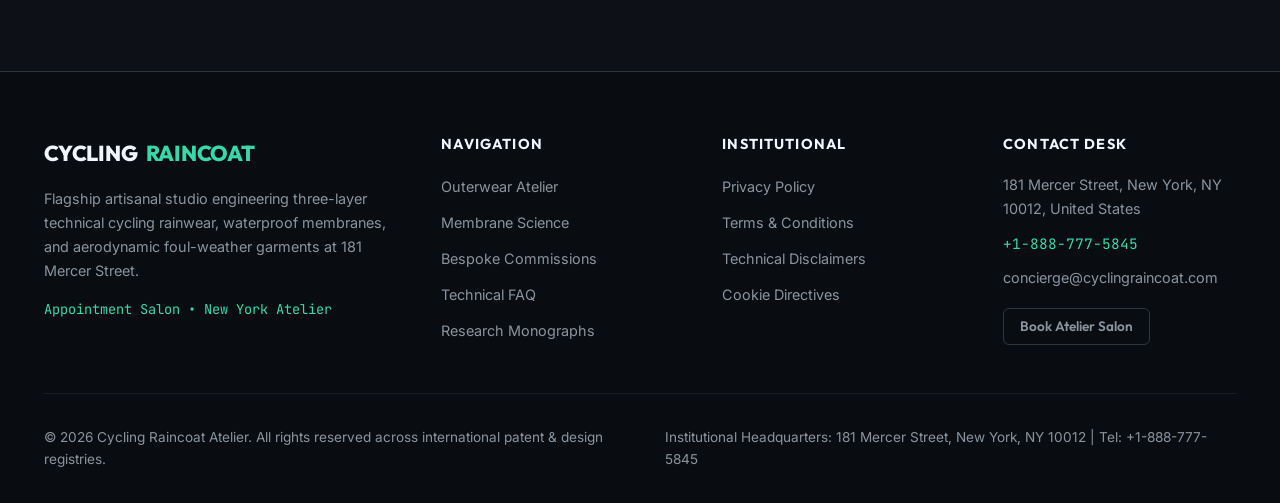
<file: blog/blog-2.html>
<!DOCTYPE html>
<html lang="en">
<head>
  <meta charset="UTF-8">
  <meta name="viewport" content="width=device-width, initial-scale=1.0">
  <title>Kinetic Articulation & Aerodynamic Drag Reduction | Cycling Raincoat Research</title>
  <meta name="description" content="Biomechanical research treatise analyzing drop-bar riding geometry, sleeve rotation kinematics, and aerodynamic boundary layer behavior in cycling raincoats.">
  <link rel="preconnect" href="https://fonts.googleapis.com">
  <link rel="preconnect" href="https://fonts.gstatic.com" crossorigin>
  <link href="https://fonts.googleapis.com/css2?family=Inter:wght@300;400;500;600;700&family=JetBrains+Mono:wght@400;500;600&family=Outfit:wght@400;500;600;700;800&display=swap" rel="stylesheet">
  <link rel="stylesheet" href="../assets/css/style.css">
  <!-- Google tag (gtag.js) -->
  <script async src="https://www.googletagmanager.com/gtag/js?id=G-0LY0HY7L01"></script>
  <script>
    window.dataLayer = window.dataLayer || [];
    function gtag(){dataLayer.push(arguments);}
    gtag('js', new Date());
    gtag('config', 'G-0LY0HY7L01');
  </script>
</head>
<body>
<header class="site-header">
  <div class="container header-inner">
    <a href="../index.html" class="brand-logo">CYCLING <span>RAINCOAT</span></a>
    <ul class="nav-desktop">
      <li><a href="../index.html">Atelier</a></li>
      <li><a href="../about.html">Engineering</a></li>
      <li><a href="../services.html">Bespoke Outerwear</a></li>
      <li><a href="../faq.html">Specifications FAQ</a></li>
      <li><a href="../blog.html" class="active">Technical Treatises</a></li>
    </ul>
    <div class="header-cta">
      <a href="../contact.html" class="btn btn-primary">Private Consultation</a>
      <button class="drawer-toggle" id="drawer-toggle" aria-label="Toggle Navigation">&#9776;</button>
    </div>
  </div>
</header>
<div class="mobile-drawer" id="mobile-drawer">
  <a href="../index.html">Atelier Home</a>
  <a href="../about.html">Engineering Lineage</a>
  <a href="../services.html">Bespoke Outerwear</a>
  <a href="../faq.html">Specifications FAQ</a>
  <a href="../blog.html">Technical Treatises</a>
  <a href="../contact.html">Private Consultation</a>
</div>

<main>
  <article class="section-pad">
    <div class="container" style="max-width:860px;">
      <span class="eyebrow">Technical Treatise 02 &bull; Biomechanics & Aerodynamics</span>
      <h1 style="margin:1rem 0 1.5rem;">Kinetic Articulation and Aerodynamic Drag Reduction in Drop-Bar Rainwear Design</h1>
      
      <div style="display:flex; align-items:center; gap:1.5rem; margin-bottom:2.5rem; padding-bottom:1.5rem; border-bottom:1px solid var(--border-subtle); font-size:0.9rem; color:var(--text-secondary);">
        <span><strong>Author:</strong> Marcus Sterling, Head of Biomechanical Patterning</span>
        <span><strong>Date:</strong> February 22, 2026</span>
        <span><strong>Location:</strong> 181 Mercer Street, New York</span>
      </div>

      <div style="margin:2rem 0; border-radius:10px; overflow:hidden; border:1px solid var(--border-subtle);">
        <img src="../assets/images/artisan_detail_19.jpg" alt="Artisanal cutting table displaying laser-cut weatherproof composite shell panels" style="width:100%; height:400px; object-fit:cover;">
      </div>

      <div style="color:var(--text-secondary); font-size:1.05rem; line-height:1.85; display:flex; flex-direction:column; gap:1.5rem;">
        <p>
          Traditional outerwear design paradigms are intrinsically anchored in the erect, bipedal human posture. Whether tailoring an English covert coat, a mountaineering shell, or a commuter anorak, standard pattern blocks assume that the subject's spine is oriented vertically, the arms hang relaxed alongside the torso, and the shoulders remain in neutral retraction. When this static civilian pattern geometry is transposed onto a competitive road or gravel cyclist, the structural mechanics fail completely. The moment a cyclist mounts a modern drop-bar bicycle and grasps the brake hoods, their anatomical geometry transforms: the pelvis tilts anteriorly between thirty and forty-five degrees, the spine articulates into a pronounced thoracic curve, the scapulae abduct across the back, and the humerus extends forward while internally rotating thirty to thirty-five degrees.
        </p>

        <p>
          In an upright civilian jacket, this dramatic kinetic shift creates severe localized tension across the upper back and triceps, pulling the front chest fabric tight against the clavicles while causing the bottom hem to ride upward over the lumbar region. Conversely, in the front of the garment, surplus fabric slack bunches into voluminous accordion folds over the abdomen and chest. At cycling speeds above thirty kilometers per hour, where aerodynamic drag accounts for more than eighty percent of total resistance to forward motion, these loose fabric folds act as turbulent parachute scoops, generating substantial aerodynamic penalty that forces the cyclist to expend dozens of unnecessary watts simply to maintain pace.
        </p>

        <h2 style="color:var(--text-primary); margin-top:1.5rem;">1. Pre-Rotated Sleeve Kinematics and Scapular Gusseting</h2>

        <p>
          To rectify this aerodynamic inefficiency, our atelier at 181 Mercer Street engineers all cycling raincoats using our proprietary Kinetic Articulated Pattern Architecture. Rather than cutting sleeves that hang perpendicular to the shoulder line, our pattern blocks construct the sleeve with a built-in forward cant of thirty-two degrees and an inward rotation of eighteen degrees. This precisely mirrors the biomechanical alignment of the rider's arms when tucked onto drop handlebars. Because the fabric is already pre-shaped to the riding posture, there is zero tension across the posterior deltoid and triceps when grasping the handlebars, and zero bunching at the anterior elbow crease.
        </p>

        <p>
          Furthermore, our patternmakers integrate continuous sub-scapular articulated gussets fabricated from an ultra-lightweight four-way stretch waterproof composite. These dynamic expansion panels accommodate the subtle micro-movements of shoulder blades during aggressive out-of-the-saddle climbing sprints without pulling the body of the jacket out of alignment. By decoupling sleeve articulation from the main torso cylinder, the front chest panel remains glass-smooth and planar against the oncoming airflow, preserving a streamlined boundary layer that dramatically reduces form drag.
        </p>

        <div style="background:var(--bg-surface); border:1px solid var(--border-subtle); padding:1.75rem; border-radius:8px; margin:1rem 0;">
          <h3 style="color:var(--accent-cyan); margin-bottom:0.75rem; font-size:1.2rem;">Wind Tunnel Aerodynamic Calibration</h3>
          <p style="font-size:0.95rem; margin-bottom:1rem;">Empirical wind-tunnel drag area (CdA) measurements recorded across varying outerwear silhouettes at a constant airflow velocity of 45 km/h (12.5 m/s) with an active pedaling athlete:</p>
          <ul style="list-style:none; display:flex; flex-direction:column; gap:0.5rem; font-family:var(--font-mono); font-size:0.85rem;">
            <li><strong>Loose Generic Outdoor Shell:</strong> CdA 0.342 m² &bull; Base Wattage: 318 W (+42 W penalty)</li>
            <li><strong>Standard Commercial Cycling Jacket:</strong> CdA 0.316 m² &bull; Base Wattage: 294 W (+18 W penalty)</li>
            <li><strong>Kinetic Pre-Rotated Bespoke Shell:</strong> CdA 0.298 m² &bull; Base Wattage: 277 W (+1 W vs Summer Skin)</li>
            <li><strong>Aero Road Skin Suit (Dry Baseline):</strong> CdA 0.296 m² &bull; Base Wattage: 276 W (Reference)</li>
          </ul>
        </div>

        <h2 style="color:var(--text-primary); margin-top:1.5rem;">2. The Aerodynamics of the Dropped Lumbar Tail</h2>

        <p>
          Another pivotal structural element of our outerwear architecture is the anatomical dropped lumbar tail. When an endurance cyclist adopts an aggressive tuck, the vertical distance along the spine between the base of the neck and the saddle increases by up to fifteen centimeters compared to an upright standing posture. In conventional outerwear, this spinal elongation causes the back hem to elevate dramatically, exposing the rider's lower lumbar vertebrae, cycling jersey pockets, and saddle chamois to freezing rain and high-velocity tire spray.
        </p>

        <p>
          Our atelier addresses this by cutting the rear hem with a pronounced elliptical sweep that extends twenty-two centimeters below the lateral waistline. To prevent this extended panel from billowing or flapping in turbulent wake airflow behind the rider, we laminate a thin, flexible micro-silicone gripper ribbon directly into the interior edge, paired with an integrated magnetic anchor channel. This anchor holds the tail firmly against the rider's posterior thighs, ensuring that every millimeter of tire spray is cleanly deflected downward while maintaining an aerodynamic transition zone between rider and saddle.
        </p>

        <h2 style="color:var(--text-primary); margin-top:1.5rem;">3. Collar Construction and Aero-Helmet Interface</h2>

        <p>
          The interface between the jacket collar, the cyclist's neck, and the aerodynamic helmet represents one of the most failure-prone junctions in wet-weather cycling. An improperly patterned collar either chokes the rider when breathing heavily during steep gradient climbs or gapes widely at the nape, allowing cold rainwater to stream down the spine. Furthermore, conventional bulky storm hoods cannot be worn beneath tight-fitting aero helmets without compromising helmet retention and cranial safety.
        </p>

        <h2 style="color:var(--text-primary); margin-top:1.5rem;">4. Dynamic Wrist Cuff Interface and Glove Transition Seal</h2>

        <p>
          The interface between the sleeve cuff and cycling gloves represents a notorious vulnerability zone during heavy precipitation. When descending at high speeds in the drops, rain and wheel spray are directed straight up the forearms. If a jacket cuff is cut straight or relies on loose hook-and-loop straps, water inevitably pools at the wrist and wicks backward into the sleeve interior via capillary action along the jersey fabric. Conversely, over-tightened elastic bands restrict capillary blood flow to the fingers, causing numbness and loss of tactile brake modulation on technical descents.
        </p>

        <p>
          To solve this issue, our bespoke cycling raincoats integrate an anatomically canted double-cuff system. The inner cuff consists of an ultra-supple hydrophobic stretch gaiter that slips neatly inside technical cycling gloves, creating a barrier against upward moisture migration. The outer shell cuff is cut with an asymmetric scoop that extends over the dorsal knuckle surface, deflecting driving rain over the top of the glove gauntlet while leaving the palm unencumbered for seamless handlebar grip and gear shifting.
        </p>

        <h2 style="color:var(--text-primary); margin-top:1.5rem;">5. Biomechanical Wattage Savings and Long-Distance Energy Conservation</h2>

        <p>
          In prolonged endurance events such as gravel brevets, alpine sportives, or multi-stage stage races, aerodynamic drag reduction translates directly into systemic metabolic preservation. A cyclist expending thirty extra watts to overcome the parachute effect of a flapping generic rain jacket over a five-hour rainy stage burns approximately five hundred and forty kilojoules of additional physiological energy. This avoidable metabolic strain depletes glycogen stores prematurely, precipitating early muscular fatigue, reduced neuromuscular coordination, and acute performance decline.
        </p>

        <p>
          By sculpting composite panels that follow the anatomical curvature of the human musculoskeletal system in motion, our atelier's cycling raincoats provide what wind-tunnel aerodynamicists term 'second-skin laminar conformity.' The absence of fabric flutter not only conserves valuable athletic wattage for decisive race finishes, but also eliminates the distracting auditory acoustic roar of wind-buffeting against loose synthetic textiles, allowing the athlete to remain singularly focused on bike handling, road hazards, and tactical peloton positioning through the storm.
        </p>
      </div>

      <div style="margin-top:3rem; padding:2rem; background:var(--bg-surface); border:1px solid var(--border-subtle); border-radius:8px; display:flex; gap:1.5rem; align-items:center;">
        <div style="font-family:var(--font-heading); font-weight:800; font-size:2rem; color:var(--accent-jade);">181</div>
        <div>
          <h4 style="margin-bottom:0.25rem;">Cycling Raincoat Biomechanical Studies</h4>
          <p style="font-size:0.85rem; color:var(--text-secondary);">Authored at the Biomechanical Patterning Suite at 181 Mercer Street, New York, NY 10012. For custom fitting appointments or wind tunnel consultation, telephone +1-888-777-5845.</p>
        </div>
      </div>
    </div>
  </article>
</main>

<footer class="site-footer">
  <div class="container">
    <div class="footer-grid">
      <div class="footer-brand">
        <a href="../index.html" class="brand-logo">CYCLING <span>RAINCOAT</span></a>
        <p>Flagship artisanal studio engineering three-layer technical cycling rainwear, waterproof membranes, and aerodynamic foul-weather garments at 181 Mercer Street.</p>
        <p style="color:var(--accent-jade); font-size:0.85rem; font-family:var(--font-mono);">Appointment Salon • New York Atelier</p>
      </div>
      <div class="footer-col">
        <h4>Navigation</h4>
        <ul>
          <li><a href="../index.html">Outerwear Atelier</a></li>
          <li><a href="../about.html">Membrane Science</a></li>
          <li><a href="../services.html">Bespoke Commissions</a></li>
          <li><a href="../faq.html">Technical FAQ</a></li>
          <li><a href="../blog.html">Research Monographs</a></li>
        </ul>
      </div>
      <div class="footer-col">
        <h4>Institutional</h4>
        <ul>
          <li><a href="../privacy-policy.html">Privacy Policy</a></li>
          <li><a href="../terms-and-conditions.html">Terms & Conditions</a></li>
          <li><a href="../disclaimer.html">Technical Disclaimers</a></li>
          <li><a href="../cookie-policy.html">Cookie Directives</a></li>
        </ul>
      </div>
      <div class="footer-col">
        <h4>Contact Desk</h4>
        <ul>
          <li style="color:var(--text-secondary); font-size:0.9rem;">181 Mercer Street, New York, NY 10012, United States</li>
          <li><a href="tel:+18887775845" style="color:var(--accent-jade); font-family:var(--font-mono);">+1-888-777-5845</a></li>
          <li style="color:var(--text-secondary); font-size:0.9rem;">concierge@cyclingraincoat.com</li>
          <li><a href="../contact.html" class="btn btn-outline" style="padding:0.4rem 1rem; margin-top:0.5rem; font-size:0.85rem;">Book Atelier Salon</a></li>
        </ul>
      </div>
    </div>
    <div class="footer-bottom">
      <p>&copy; 2026 Cycling Raincoat Atelier. All rights reserved across international patent & design registries.</p>
      <p>Institutional Headquarters: 181 Mercer Street, New York, NY 10012 | Tel: +1-888-777-5845</p>
    </div>
  </div>
</footer>
<script src="../assets/js/main.js"></script>
</body>
</html>
</file>
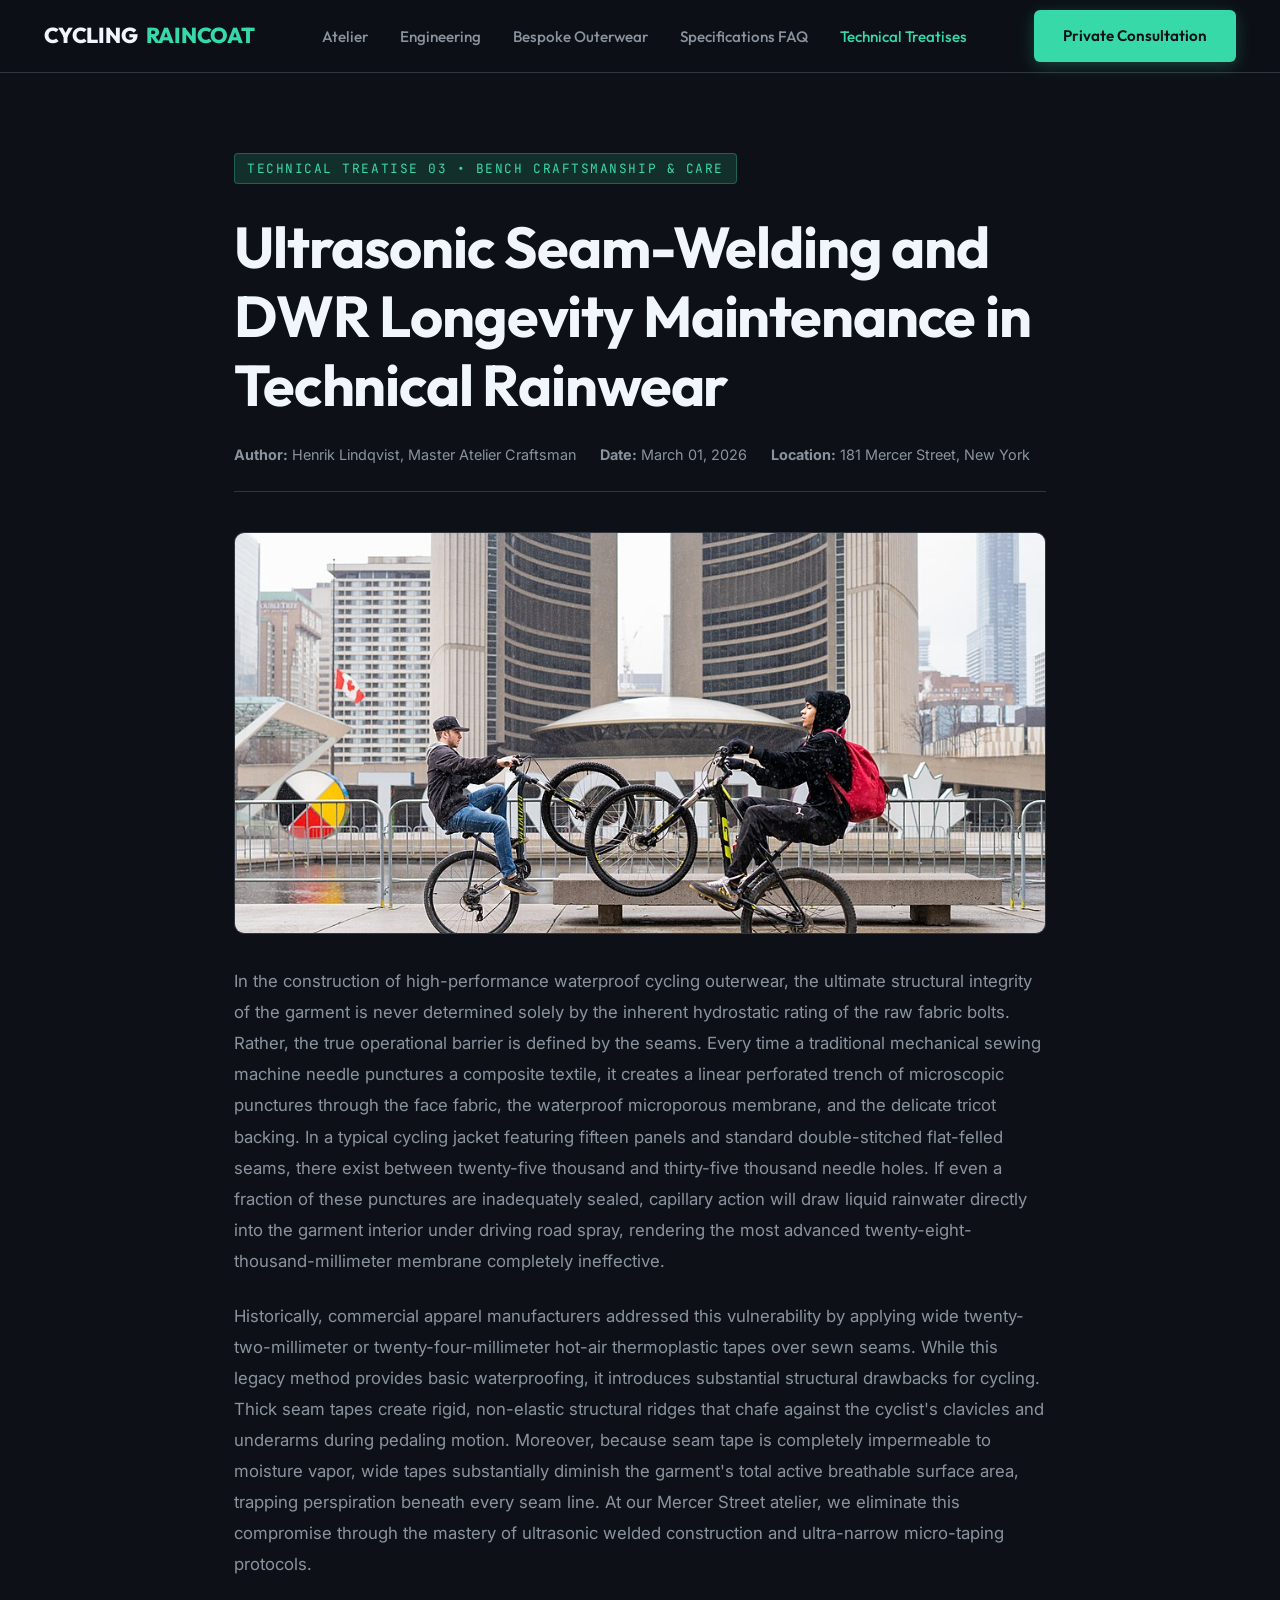
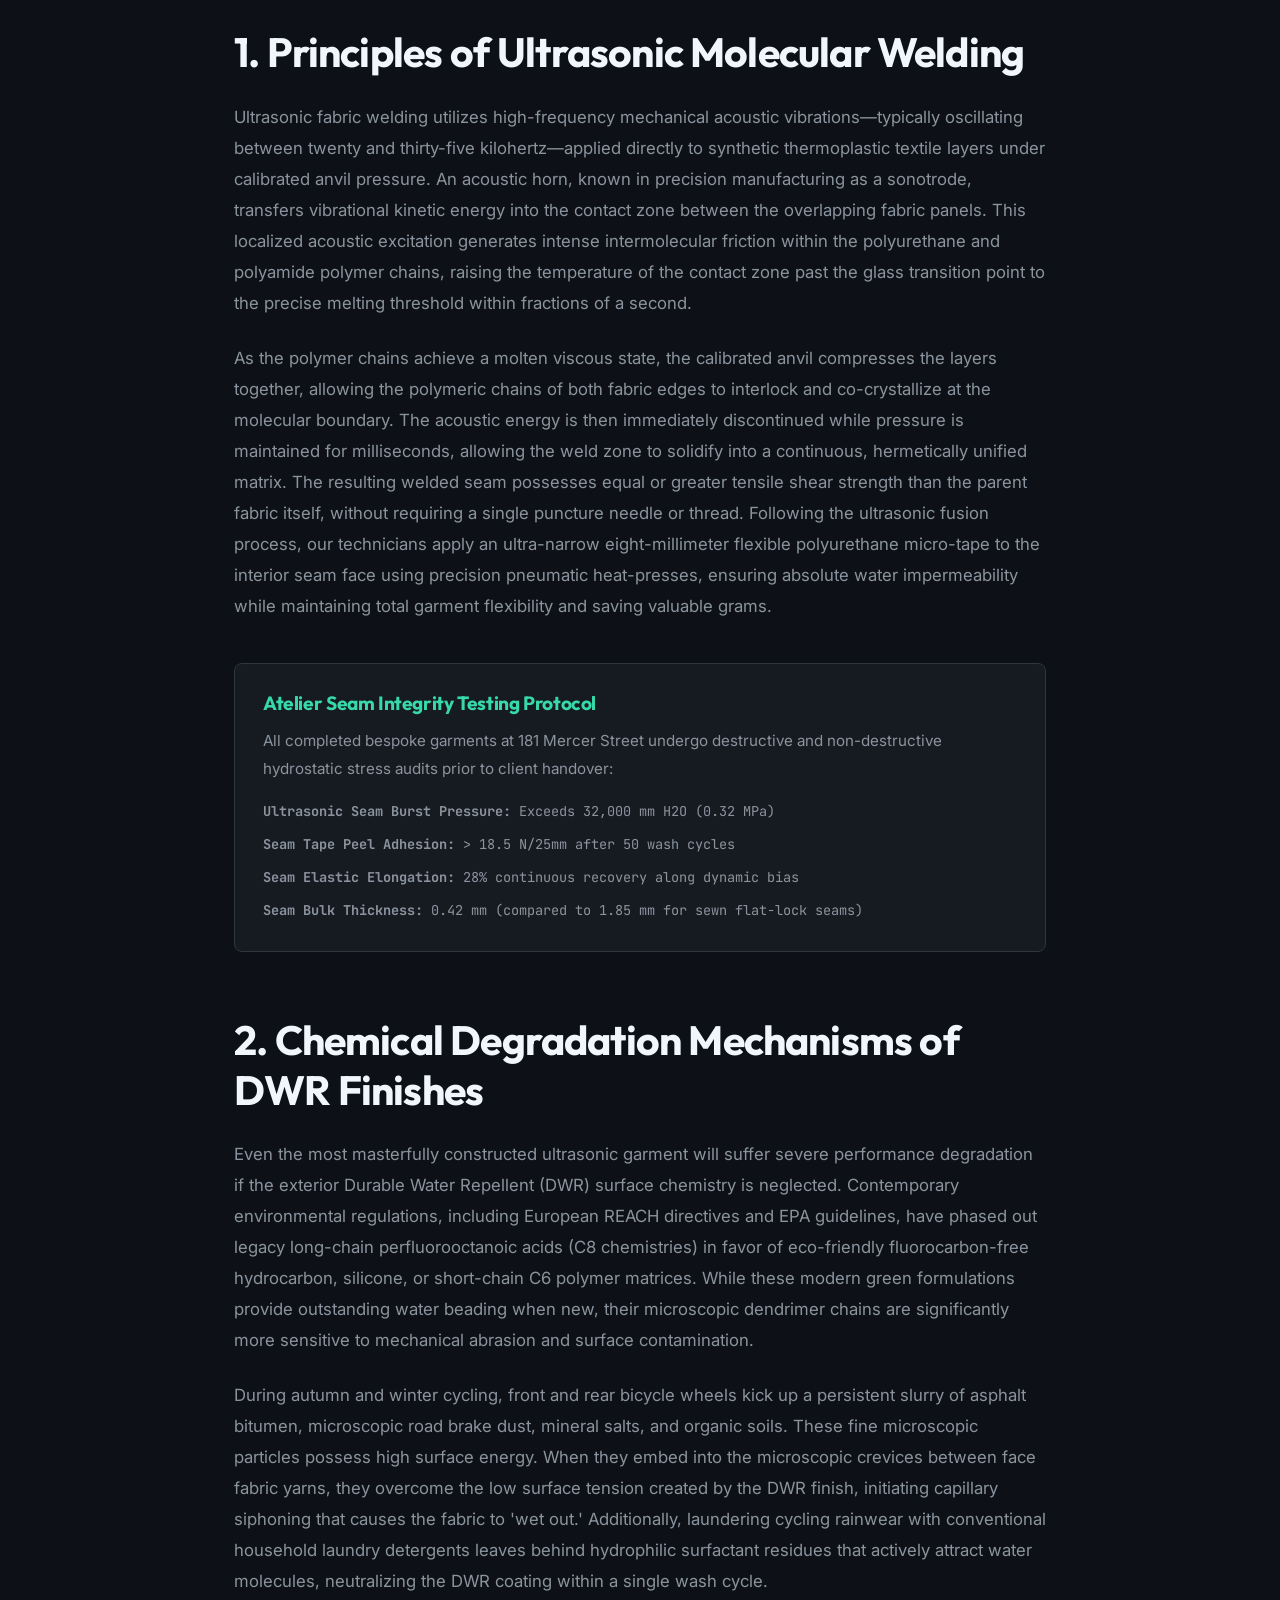
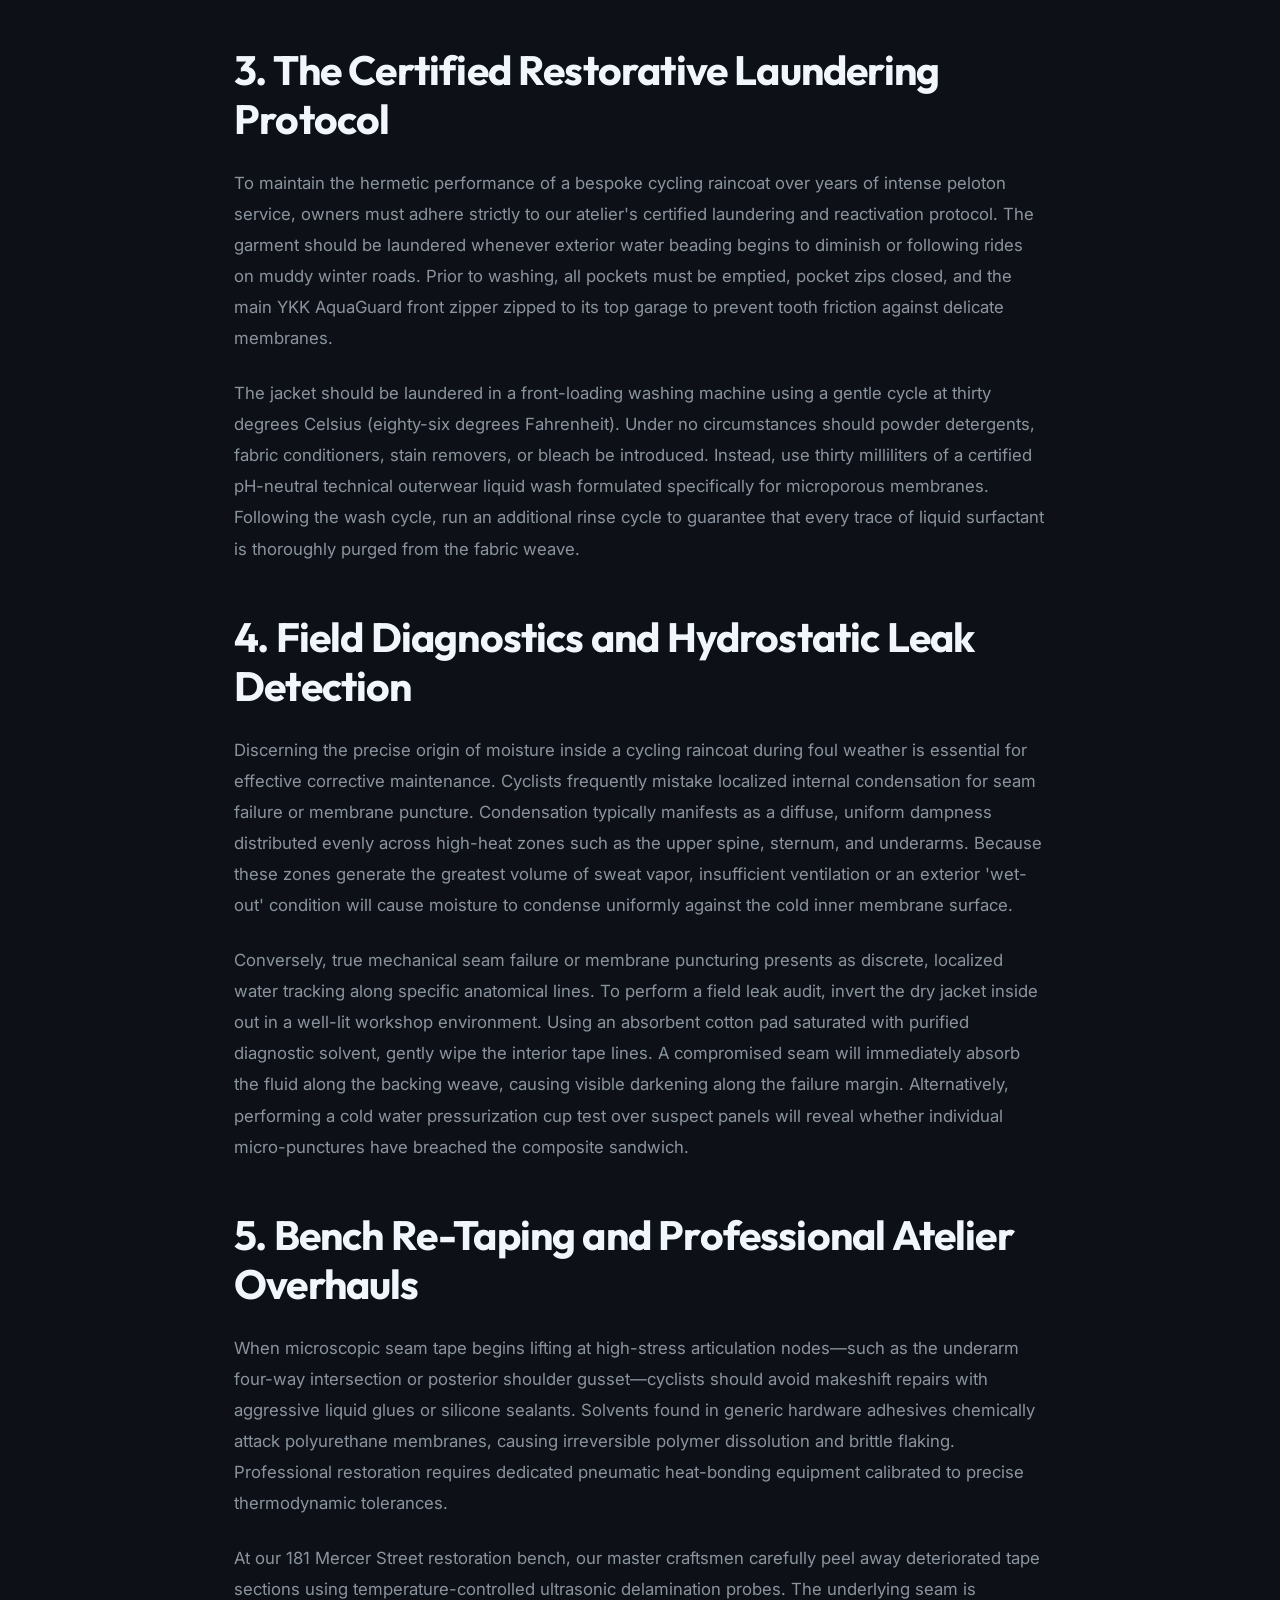
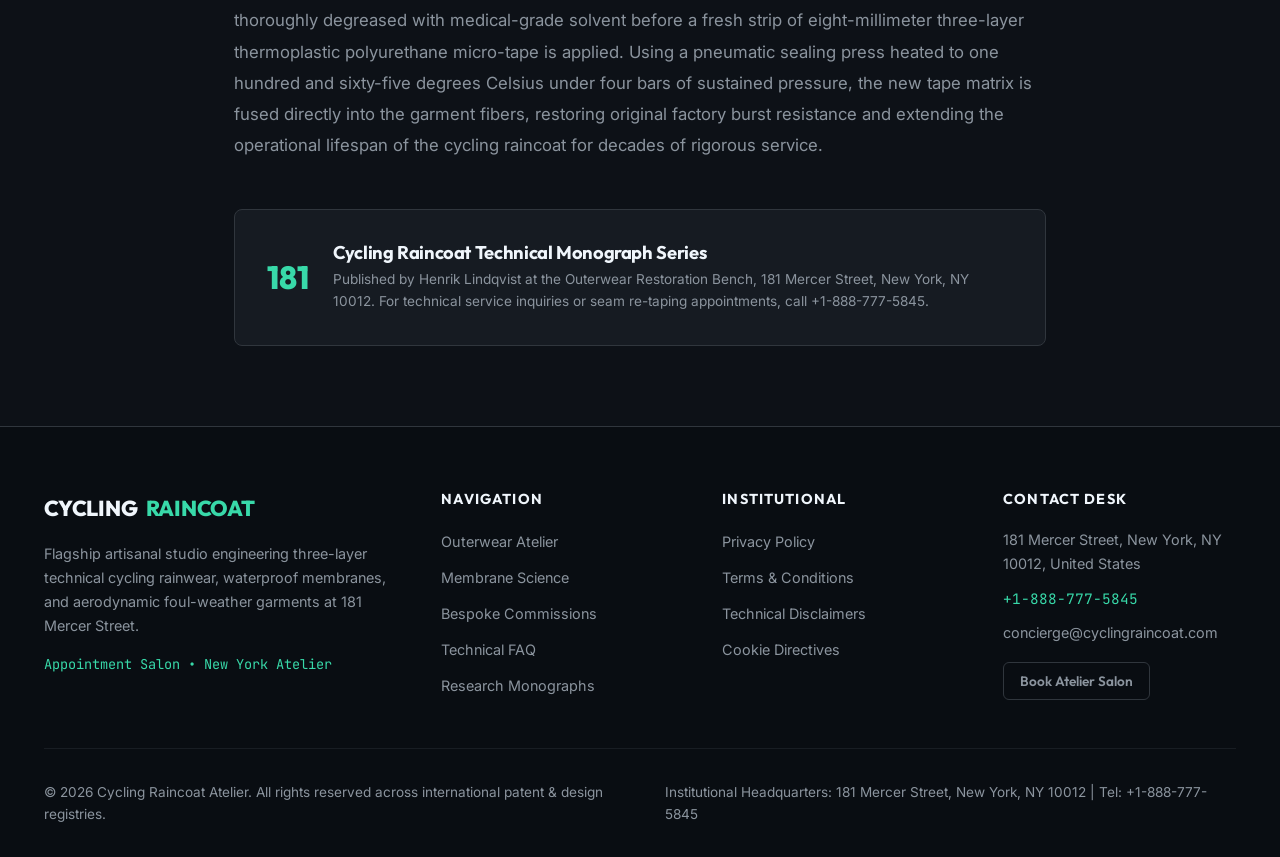
<file: blog/blog-3.html>
<!DOCTYPE html>
<html lang="en">
<head>
  <meta charset="UTF-8">
  <meta name="viewport" content="width=device-width, initial-scale=1.0">
  <title>Ultrasonic Seam-Welding & DWR Maintenance Protocols | Cycling Raincoat Research</title>
  <meta name="description" content="Detailed bench treatise examining high-frequency acoustic welding, thermoplastic micro-taping, and restorative polymer laundering protocols for cycling rainwear.">
  <link rel="preconnect" href="https://fonts.googleapis.com">
  <link rel="preconnect" href="https://fonts.gstatic.com" crossorigin>
  <link href="https://fonts.googleapis.com/css2?family=Inter:wght@300;400;500;600;700&family=JetBrains+Mono:wght@400;500;600&family=Outfit:wght@400;500;600;700;800&display=swap" rel="stylesheet">
  <link rel="stylesheet" href="../assets/css/style.css">
  <!-- Google tag (gtag.js) -->
  <script async src="https://www.googletagmanager.com/gtag/js?id=G-0LY0HY7L01"></script>
  <script>
    window.dataLayer = window.dataLayer || [];
    function gtag(){dataLayer.push(arguments);}
    gtag('js', new Date());
    gtag('config', 'G-0LY0HY7L01');
  </script>
</head>
<body>
<header class="site-header">
  <div class="container header-inner">
    <a href="../index.html" class="brand-logo">CYCLING <span>RAINCOAT</span></a>
    <ul class="nav-desktop">
      <li><a href="../index.html">Atelier</a></li>
      <li><a href="../about.html">Engineering</a></li>
      <li><a href="../services.html">Bespoke Outerwear</a></li>
      <li><a href="../faq.html">Specifications FAQ</a></li>
      <li><a href="../blog.html" class="active">Technical Treatises</a></li>
    </ul>
    <div class="header-cta">
      <a href="../contact.html" class="btn btn-primary">Private Consultation</a>
      <button class="drawer-toggle" id="drawer-toggle" aria-label="Toggle Navigation">&#9776;</button>
    </div>
  </div>
</header>
<div class="mobile-drawer" id="mobile-drawer">
  <a href="../index.html">Atelier Home</a>
  <a href="../about.html">Engineering Lineage</a>
  <a href="../services.html">Bespoke Outerwear</a>
  <a href="../faq.html">Specifications FAQ</a>
  <a href="../blog.html">Technical Treatises</a>
  <a href="../contact.html">Private Consultation</a>
</div>

<main>
  <article class="section-pad">
    <div class="container" style="max-width:860px;">
      <span class="eyebrow">Technical Treatise 03 &bull; Bench Craftsmanship & Care</span>
      <h1 style="margin:1rem 0 1.5rem;">Ultrasonic Seam-Welding and DWR Longevity Maintenance in Technical Rainwear</h1>
      
      <div style="display:flex; align-items:center; gap:1.5rem; margin-bottom:2.5rem; padding-bottom:1.5rem; border-bottom:1px solid var(--border-subtle); font-size:0.9rem; color:var(--text-secondary);">
        <span><strong>Author:</strong> Henrik Lindqvist, Master Atelier Craftsman</span>
        <span><strong>Date:</strong> March 01, 2026</span>
        <span><strong>Location:</strong> 181 Mercer Street, New York</span>
      </div>

      <div style="margin:2rem 0; border-radius:10px; overflow:hidden; border:1px solid var(--border-subtle);">
        <img src="../assets/images/artisan_detail_20.jpg" alt="Complete technical cycling storm outerwear ensemble presented in flagship atelier showcase" style="width:100%; height:400px; object-fit:cover;">
      </div>

      <div style="color:var(--text-secondary); font-size:1.05rem; line-height:1.85; display:flex; flex-direction:column; gap:1.5rem;">
        <p>
          In the construction of high-performance waterproof cycling outerwear, the ultimate structural integrity of the garment is never determined solely by the inherent hydrostatic rating of the raw fabric bolts. Rather, the true operational barrier is defined by the seams. Every time a traditional mechanical sewing machine needle punctures a composite textile, it creates a linear perforated trench of microscopic punctures through the face fabric, the waterproof microporous membrane, and the delicate tricot backing. In a typical cycling jacket featuring fifteen panels and standard double-stitched flat-felled seams, there exist between twenty-five thousand and thirty-five thousand needle holes. If even a fraction of these punctures are inadequately sealed, capillary action will draw liquid rainwater directly into the garment interior under driving road spray, rendering the most advanced twenty-eight-thousand-millimeter membrane completely ineffective.
        </p>

        <p>
          Historically, commercial apparel manufacturers addressed this vulnerability by applying wide twenty-two-millimeter or twenty-four-millimeter hot-air thermoplastic tapes over sewn seams. While this legacy method provides basic waterproofing, it introduces substantial structural drawbacks for cycling. Thick seam tapes create rigid, non-elastic structural ridges that chafe against the cyclist's clavicles and underarms during pedaling motion. Moreover, because seam tape is completely impermeable to moisture vapor, wide tapes substantially diminish the garment's total active breathable surface area, trapping perspiration beneath every seam line. At our Mercer Street atelier, we eliminate this compromise through the mastery of ultrasonic welded construction and ultra-narrow micro-taping protocols.
        </p>

        <h2 style="color:var(--text-primary); margin-top:1.5rem;">1. Principles of Ultrasonic Molecular Welding</h2>

        <p>
          Ultrasonic fabric welding utilizes high-frequency mechanical acoustic vibrations—typically oscillating between twenty and thirty-five kilohertz—applied directly to synthetic thermoplastic textile layers under calibrated anvil pressure. An acoustic horn, known in precision manufacturing as a sonotrode, transfers vibrational kinetic energy into the contact zone between the overlapping fabric panels. This localized acoustic excitation generates intense intermolecular friction within the polyurethane and polyamide polymer chains, raising the temperature of the contact zone past the glass transition point to the precise melting threshold within fractions of a second.
        </p>

        <p>
          As the polymer chains achieve a molten viscous state, the calibrated anvil compresses the layers together, allowing the polymeric chains of both fabric edges to interlock and co-crystallize at the molecular boundary. The acoustic energy is then immediately discontinued while pressure is maintained for milliseconds, allowing the weld zone to solidify into a continuous, hermetically unified matrix. The resulting welded seam possesses equal or greater tensile shear strength than the parent fabric itself, without requiring a single puncture needle or thread. Following the ultrasonic fusion process, our technicians apply an ultra-narrow eight-millimeter flexible polyurethane micro-tape to the interior seam face using precision pneumatic heat-presses, ensuring absolute water impermeability while maintaining total garment flexibility and saving valuable grams.
        </p>

        <div style="background:var(--bg-surface); border:1px solid var(--border-subtle); padding:1.75rem; border-radius:8px; margin:1rem 0;">
          <h3 style="color:var(--accent-jade); margin-bottom:0.75rem; font-size:1.2rem;">Atelier Seam Integrity Testing Protocol</h3>
          <p style="font-size:0.95rem; margin-bottom:1rem;">All completed bespoke garments at 181 Mercer Street undergo destructive and non-destructive hydrostatic stress audits prior to client handover:</p>
          <ul style="list-style:none; display:flex; flex-direction:column; gap:0.5rem; font-family:var(--font-mono); font-size:0.85rem;">
            <li><strong>Ultrasonic Seam Burst Pressure:</strong> Exceeds 32,000 mm H2O (0.32 MPa)</li>
            <li><strong>Seam Tape Peel Adhesion:</strong> &gt; 18.5 N/25mm after 50 wash cycles</li>
            <li><strong>Seam Elastic Elongation:</strong> 28% continuous recovery along dynamic bias</li>
            <li><strong>Seam Bulk Thickness:</strong> 0.42 mm (compared to 1.85 mm for sewn flat-lock seams)</li>
          </ul>
        </div>

        <h2 style="color:var(--text-primary); margin-top:1.5rem;">2. Chemical Degradation Mechanisms of DWR Finishes</h2>

        <p>
          Even the most masterfully constructed ultrasonic garment will suffer severe performance degradation if the exterior Durable Water Repellent (DWR) surface chemistry is neglected. Contemporary environmental regulations, including European REACH directives and EPA guidelines, have phased out legacy long-chain perfluorooctanoic acids (C8 chemistries) in favor of eco-friendly fluorocarbon-free hydrocarbon, silicone, or short-chain C6 polymer matrices. While these modern green formulations provide outstanding water beading when new, their microscopic dendrimer chains are significantly more sensitive to mechanical abrasion and surface contamination.
        </p>

        <p>
          During autumn and winter cycling, front and rear bicycle wheels kick up a persistent slurry of asphalt bitumen, microscopic road brake dust, mineral salts, and organic soils. These fine microscopic particles possess high surface energy. When they embed into the microscopic crevices between face fabric yarns, they overcome the low surface tension created by the DWR finish, initiating capillary siphoning that causes the fabric to 'wet out.' Additionally, laundering cycling rainwear with conventional household laundry detergents leaves behind hydrophilic surfactant residues that actively attract water molecules, neutralizing the DWR coating within a single wash cycle.
        </p>

        <h2 style="color:var(--text-primary); margin-top:1.5rem;">3. The Certified Restorative Laundering Protocol</h2>

        <p>
          To maintain the hermetic performance of a bespoke cycling raincoat over years of intense peloton service, owners must adhere strictly to our atelier's certified laundering and reactivation protocol. The garment should be laundered whenever exterior water beading begins to diminish or following rides on muddy winter roads. Prior to washing, all pockets must be emptied, pocket zips closed, and the main YKK AquaGuard front zipper zipped to its top garage to prevent tooth friction against delicate membranes.
        </p>

        <p>
          The jacket should be laundered in a front-loading washing machine using a gentle cycle at thirty degrees Celsius (eighty-six degrees Fahrenheit). Under no circumstances should powder detergents, fabric conditioners, stain removers, or bleach be introduced. Instead, use thirty milliliters of a certified pH-neutral technical outerwear liquid wash formulated specifically for microporous membranes. Following the wash cycle, run an additional rinse cycle to guarantee that every trace of liquid surfactant is thoroughly purged from the fabric weave.
        </p>

        <h2 style="color:var(--text-primary); margin-top:1.5rem;">4. Field Diagnostics and Hydrostatic Leak Detection</h2>

        <p>
          Discerning the precise origin of moisture inside a cycling raincoat during foul weather is essential for effective corrective maintenance. Cyclists frequently mistake localized internal condensation for seam failure or membrane puncture. Condensation typically manifests as a diffuse, uniform dampness distributed evenly across high-heat zones such as the upper spine, sternum, and underarms. Because these zones generate the greatest volume of sweat vapor, insufficient ventilation or an exterior 'wet-out' condition will cause moisture to condense uniformly against the cold inner membrane surface.
        </p>

        <p>
          Conversely, true mechanical seam failure or membrane puncturing presents as discrete, localized water tracking along specific anatomical lines. To perform a field leak audit, invert the dry jacket inside out in a well-lit workshop environment. Using an absorbent cotton pad saturated with purified diagnostic solvent, gently wipe the interior tape lines. A compromised seam will immediately absorb the fluid along the backing weave, causing visible darkening along the failure margin. Alternatively, performing a cold water pressurization cup test over suspect panels will reveal whether individual micro-punctures have breached the composite sandwich.
        </p>

        <h2 style="color:var(--text-primary); margin-top:1.5rem;">5. Bench Re-Taping and Professional Atelier Overhauls</h2>

        <p>
          When microscopic seam tape begins lifting at high-stress articulation nodes—such as the underarm four-way intersection or posterior shoulder gusset—cyclists should avoid makeshift repairs with aggressive liquid glues or silicone sealants. Solvents found in generic hardware adhesives chemically attack polyurethane membranes, causing irreversible polymer dissolution and brittle flaking. Professional restoration requires dedicated pneumatic heat-bonding equipment calibrated to precise thermodynamic tolerances.
        </p>

        <p>
          At our 181 Mercer Street restoration bench, our master craftsmen carefully peel away deteriorated tape sections using temperature-controlled ultrasonic delamination probes. The underlying seam is thoroughly degreased with medical-grade solvent before a fresh strip of eight-millimeter three-layer thermoplastic polyurethane micro-tape is applied. Using a pneumatic sealing press heated to one hundred and sixty-five degrees Celsius under four bars of sustained pressure, the new tape matrix is fused directly into the garment fibers, restoring original factory burst resistance and extending the operational lifespan of the cycling raincoat for decades of rigorous service.
        </p>
      </div>

      <div style="margin-top:3rem; padding:2rem; background:var(--bg-surface); border:1px solid var(--border-subtle); border-radius:8px; display:flex; gap:1.5rem; align-items:center;">
        <div style="font-family:var(--font-heading); font-weight:800; font-size:2rem; color:var(--accent-jade);">181</div>
        <div>
          <h4 style="margin-bottom:0.25rem;">Cycling Raincoat Technical Monograph Series</h4>
          <p style="font-size:0.85rem; color:var(--text-secondary);">Published by Henrik Lindqvist at the Outerwear Restoration Bench, 181 Mercer Street, New York, NY 10012. For technical service inquiries or seam re-taping appointments, call +1-888-777-5845.</p>
        </div>
      </div>
    </div>
  </article>
</main>

<footer class="site-footer">
  <div class="container">
    <div class="footer-grid">
      <div class="footer-brand">
        <a href="../index.html" class="brand-logo">CYCLING <span>RAINCOAT</span></a>
        <p>Flagship artisanal studio engineering three-layer technical cycling rainwear, waterproof membranes, and aerodynamic foul-weather garments at 181 Mercer Street.</p>
        <p style="color:var(--accent-jade); font-size:0.85rem; font-family:var(--font-mono);">Appointment Salon • New York Atelier</p>
      </div>
      <div class="footer-col">
        <h4>Navigation</h4>
        <ul>
          <li><a href="../index.html">Outerwear Atelier</a></li>
          <li><a href="../about.html">Membrane Science</a></li>
          <li><a href="../services.html">Bespoke Commissions</a></li>
          <li><a href="../faq.html">Technical FAQ</a></li>
          <li><a href="../blog.html">Research Monographs</a></li>
        </ul>
      </div>
      <div class="footer-col">
        <h4>Institutional</h4>
        <ul>
          <li><a href="../privacy-policy.html">Privacy Policy</a></li>
          <li><a href="../terms-and-conditions.html">Terms & Conditions</a></li>
          <li><a href="../disclaimer.html">Technical Disclaimers</a></li>
          <li><a href="../cookie-policy.html">Cookie Directives</a></li>
        </ul>
      </div>
      <div class="footer-col">
        <h4>Contact Desk</h4>
        <ul>
          <li style="color:var(--text-secondary); font-size:0.9rem;">181 Mercer Street, New York, NY 10012, United States</li>
          <li><a href="tel:+18887775845" style="color:var(--accent-jade); font-family:var(--font-mono);">+1-888-777-5845</a></li>
          <li style="color:var(--text-secondary); font-size:0.9rem;">concierge@cyclingraincoat.com</li>
          <li><a href="../contact.html" class="btn btn-outline" style="padding:0.4rem 1rem; margin-top:0.5rem; font-size:0.85rem;">Book Atelier Salon</a></li>
        </ul>
      </div>
    </div>
    <div class="footer-bottom">
      <p>&copy; 2026 Cycling Raincoat Atelier. All rights reserved across international patent & design registries.</p>
      <p>Institutional Headquarters: 181 Mercer Street, New York, NY 10012 | Tel: +1-888-777-5845</p>
    </div>
  </div>
</footer>
<script src="../assets/js/main.js"></script>
</body>
</html>
</file>
<file: assets/css/style.css>
/* CYCLING RAINCOAT • High-Contrast Technical Modernist Theme */
:root {
  --bg-base: #0d1117;
  --bg-surface: #161b22;
  --bg-card: #1c2128;
  --text-primary: #f0f6fc;
  --text-secondary: #8b949e;
  --text-muted: #6e7681;
  --accent-jade: #38d9a9;
  --accent-cyan: #58a6ff;
  --accent-glow: rgba(56, 217, 169, 0.15);
  --border-subtle: #30363d;
  --border-glow: rgba(56, 217, 169, 0.3);
  --font-heading: 'Outfit', sans-serif;
  --font-body: 'Inter', sans-serif;
  --font-mono: 'JetBrains Mono', monospace;
  --transition-smooth: all 0.28s cubic-bezier(0.16, 1, 0.3, 1);
}

*, *::before, *::after {
  box-sizing: border-box;
  margin: 0;
  padding: 0;
}

html {
  scroll-behavior: smooth;
  background-color: var(--bg-base);
  color: var(--text-primary);
  font-family: var(--font-body);
  font-size: 16px;
  line-height: 1.65;
  -webkit-font-smoothing: antialiased;
}

body {
  min-height: 100vh;
  display: flex;
  flex-direction: column;
}

img {
  max-width: 100%;
  height: auto;
  display: block;
}

a {
  color: inherit;
  text-decoration: none;
}

.container {
  width: 100%;
  max-width: 1240px;
  margin: 0 auto;
  padding: 0 1.5rem;
}

/* Typography */
h1, h2, h3, h4, h5, h6 {
  font-family: var(--font-heading);
  font-weight: 700;
  line-height: 1.2;
  color: var(--text-primary);
  letter-spacing: -0.02em;
}

h1 { font-size: clamp(2.2rem, 4.5vw, 3.6rem); }
h2 { font-size: clamp(1.8rem, 3.2vw, 2.6rem); }
h3 { font-size: 1.4rem; }
h4 { font-size: 1.15rem; }

p {
  color: var(--text-secondary);
}

.eyebrow {
  display: inline-block;
  font-family: var(--font-mono);
  font-size: 0.8rem;
  text-transform: uppercase;
  letter-spacing: 0.12em;
  color: var(--accent-jade);
  margin-bottom: 0.75rem;
  background: var(--accent-glow);
  padding: 0.25rem 0.75rem;
  border-radius: 4px;
  border: 1px solid var(--border-glow);
}

/* Buttons */
.btn {
  display: inline-flex;
  align-items: center;
  justify-content: center;
  gap: 0.5rem;
  font-family: var(--font-heading);
  font-weight: 600;
  font-size: 0.95rem;
  padding: 0.85rem 1.8rem;
  border-radius: 6px;
  cursor: pointer;
  transition: var(--transition-smooth);
  border: none;
}

.btn-primary {
  background: var(--accent-jade);
  color: #0d1117;
  box-shadow: 0 4px 16px rgba(56, 217, 169, 0.25);
}

.btn-primary:hover {
  background: #20c997;
  transform: translateY(-2px);
  box-shadow: 0 8px 24px rgba(56, 217, 169, 0.4);
}

.btn-outline {
  background: transparent;
  color: var(--text-primary);
  border: 1px solid var(--border-subtle);
}

.btn-outline:hover {
  border-color: var(--accent-cyan);
  color: var(--accent-cyan);
  background: rgba(88, 166, 255, 0.05);
}

/* Header */
.site-header {
  position: sticky;
  top: 0;
  z-index: 1000;
  background: rgba(13, 17, 23, 0.88);
  backdrop-filter: blur(14px);
  -webkit-backdrop-filter: blur(14px);
  border-bottom: 1px solid var(--border-subtle);
}

.header-inner {
  display: flex;
  align-items: center;
  justify-content: space-between;
  height: 72px;
}

.brand-logo {
  font-family: var(--font-heading);
  font-size: 1.35rem;
  font-weight: 800;
  letter-spacing: -0.01em;
  color: var(--text-primary);
  display: flex;
  align-items: center;
  gap: 0.5rem;
}

.brand-logo span {
  color: var(--accent-jade);
}

.nav-desktop {
  display: flex;
  align-items: center;
  gap: 2rem;
  list-style: none;
}

.nav-desktop a {
  font-family: var(--font-heading);
  font-size: 0.95rem;
  font-weight: 500;
  color: var(--text-secondary);
  transition: var(--transition-smooth);
}

.nav-desktop a:hover,
.nav-desktop a.active {
  color: var(--accent-jade);
}

.header-cta {
  display: flex;
  align-items: center;
  gap: 1rem;
}

.drawer-toggle {
  display: none;
  background: none;
  border: none;
  color: var(--text-primary);
  font-size: 1.5rem;
  cursor: pointer;
  padding: 0.5rem;
}

/* Mobile Drawer */
.mobile-drawer {
  display: none;
  flex-direction: column;
  background: var(--bg-surface);
  border-bottom: 1px solid var(--border-subtle);
  padding: 1.5rem;
  gap: 1rem;
}

.mobile-drawer.open {
  display: flex;
}

.mobile-drawer a {
  font-family: var(--font-heading);
  font-size: 1.1rem;
  font-weight: 500;
  padding: 0.5rem 0;
  border-bottom: 1px solid rgba(48, 54, 61, 0.4);
}

@media (max-width: 900px) {
  .nav-desktop, .header-cta .btn { display: none; }
  .drawer-toggle { display: block; }
}

/* Hero Section */
.hero {
  padding: 5rem 0 4rem;
  position: relative;
  overflow: hidden;
  background: radial-gradient(circle at 80% 20%, rgba(56, 217, 169, 0.08) 0%, transparent 50%),
              radial-gradient(circle at 10% 80%, rgba(88, 166, 255, 0.05) 0%, transparent 40%);
}

.hero-grid {
  display: grid;
  grid-template-columns: 1.1fr 0.9fr;
  gap: 3.5rem;
  align-items: center;
}

.hero-visual {
  position: relative;
}

.hero-img-box {
  position: relative;
  border-radius: 12px;
  overflow: hidden;
  border: 1px solid var(--border-subtle);
  box-shadow: 0 20px 40px rgba(0, 0, 0, 0.6);
}

.hero-img-box img {
  width: 100%;
  height: 480px;
  object-fit: cover;
  transition: transform 0.6s ease;
}

.hero-img-box:hover img {
  transform: scale(1.03);
}

.floating-badge {
  position: absolute;
  bottom: -1.2rem;
  left: -1.2rem;
  background: var(--bg-card);
  border: 1px solid var(--border-glow);
  border-radius: 8px;
  padding: 1rem 1.25rem;
  box-shadow: 0 12px 28px rgba(0, 0, 0, 0.5);
  display: flex;
  flex-direction: column;
  gap: 0.25rem;
}

.floating-badge .val {
  font-family: var(--font-mono);
  font-size: 1.3rem;
  font-weight: 700;
  color: var(--accent-jade);
}

.floating-badge .lbl {
  font-size: 0.75rem;
  text-transform: uppercase;
  letter-spacing: 0.08em;
  color: var(--text-secondary);
}

@media (max-width: 900px) {
  .hero-grid { grid-template-columns: 1fr; gap: 2.5rem; }
  .floating-badge { bottom: 1rem; left: 1rem; }
  .hero-img-box img { height: 340px; }
}

/* Feature Grid & Cards */
.section-pad {
  padding: 5rem 0;
}

.section-head {
  text-align: center;
  max-width: 720px;
  margin: 0 auto 3.5rem;
}

.card-grid-3 {
  display: grid;
  grid-template-columns: repeat(auto-fit, minmax(320px, 1fr));
  gap: 2rem;
}

.card-grid-4 {
  display: grid;
  grid-template-columns: repeat(auto-fit, minmax(260px, 1fr));
  gap: 1.5rem;
}

.tech-card {
  background: var(--bg-surface);
  border: 1px solid var(--border-subtle);
  border-radius: 10px;
  overflow: hidden;
  transition: var(--transition-smooth);
  display: flex;
  flex-direction: column;
}

.tech-card:hover {
  transform: translateY(-4px);
  border-color: var(--border-glow);
  box-shadow: 0 16px 32px rgba(0, 0, 0, 0.4);
}

.tech-card-img {
  width: 100%;
  height: 240px;
  object-fit: cover;
  border-bottom: 1px solid var(--border-subtle);
}

.tech-card-body {
  padding: 1.5rem;
  flex-grow: 1;
  display: flex;
  flex-direction: column;
}

.tech-card-body h3 {
  margin-bottom: 0.75rem;
  font-size: 1.25rem;
}

.tech-card-body p {
  font-size: 0.95rem;
  margin-bottom: 1rem;
}

/* Metric Strip */
.metric-strip {
  background: var(--bg-surface);
  border-top: 1px solid var(--border-subtle);
  border-bottom: 1px solid var(--border-subtle);
  padding: 3rem 0;
}

.metric-grid {
  display: grid;
  grid-template-columns: repeat(auto-fit, minmax(220px, 1fr));
  gap: 2rem;
  text-align: center;
}

.metric-item .val {
  font-family: var(--font-mono);
  font-size: 2.5rem;
  font-weight: 700;
  color: var(--accent-jade);
  margin-bottom: 0.25rem;
}

.metric-item .lbl {
  font-size: 0.85rem;
  text-transform: uppercase;
  letter-spacing: 0.08em;
  color: var(--text-secondary);
}

/* Tables */
.spec-table-wrap {
  overflow-x: auto;
  margin: 2rem 0;
  border: 1px solid var(--border-subtle);
  border-radius: 8px;
}

.spec-table {
  width: 100%;
  border-collapse: collapse;
  text-align: left;
  font-size: 0.95rem;
}

.spec-table th, .spec-table td {
  padding: 1rem 1.25rem;
  border-bottom: 1px solid var(--border-subtle);
}

.spec-table th {
  background: var(--bg-card);
  font-family: var(--font-heading);
  font-weight: 600;
  color: var(--text-primary);
  text-transform: uppercase;
  letter-spacing: 0.05em;
  font-size: 0.85rem;
}

.spec-table tr:hover td {
  background: rgba(56, 217, 169, 0.03);
}

/* Accordion */
.accordion {
  display: flex;
  flex-direction: column;
  gap: 1rem;
}

.accordion-item {
  background: var(--bg-surface);
  border: 1px solid var(--border-subtle);
  border-radius: 8px;
  overflow: hidden;
}

.accordion-trigger {
  width: 100%;
  text-align: left;
  background: none;
  border: none;
  padding: 1.25rem 1.5rem;
  font-family: var(--font-heading);
  font-weight: 600;
  font-size: 1.1rem;
  color: var(--text-primary);
  display: flex;
  align-items: center;
  justify-content: space-between;
  cursor: pointer;
  transition: var(--transition-smooth);
}

.accordion-trigger:hover {
  color: var(--accent-jade);
}

.accordion-icon {
  font-family: var(--font-mono);
  font-size: 1.2rem;
  color: var(--accent-jade);
  transition: transform 0.3s ease;
}

.accordion-content {
  display: none;
  padding: 0 1.5rem 1.25rem;
  color: var(--text-secondary);
  font-size: 0.95rem;
  line-height: 1.7;
}

.accordion-item.active .accordion-content {
  display: block;
}

.accordion-item.active .accordion-icon {
  transform: rotate(45deg);
}

/* Footer */
.site-footer {
  background: #090d12;
  border-top: 1px solid var(--border-subtle);
  padding: 4rem 0 2rem;
  margin-top: auto;
}

.footer-grid {
  display: grid;
  grid-template-columns: 1.5fr 1fr 1fr 1fr;
  gap: 3rem;
  margin-bottom: 3rem;
}

.footer-brand p {
  margin: 1rem 0;
  font-size: 0.9rem;
}

.footer-col h4 {
  font-size: 0.9rem;
  text-transform: uppercase;
  letter-spacing: 0.08em;
  color: var(--text-primary);
  margin-bottom: 1.25rem;
}

.footer-col ul {
  list-style: none;
  display: flex;
  flex-direction: column;
  gap: 0.6rem;
}

.footer-col a {
  font-size: 0.9rem;
  color: var(--text-secondary);
  transition: var(--transition-smooth);
}

.footer-col a:hover {
  color: var(--accent-jade);
}

.footer-bottom {
  display: flex;
  align-items: center;
  justify-content: space-between;
  padding-top: 2rem;
  border-top: 1px solid rgba(48, 54, 61, 0.4);
  font-size: 0.85rem;
  color: var(--text-muted);
}

@media (max-width: 900px) {
  .footer-grid { grid-template-columns: 1fr; gap: 2rem; }
  .footer-bottom { flex-direction: column; gap: 1rem; text-align: center; }
}
</file>
